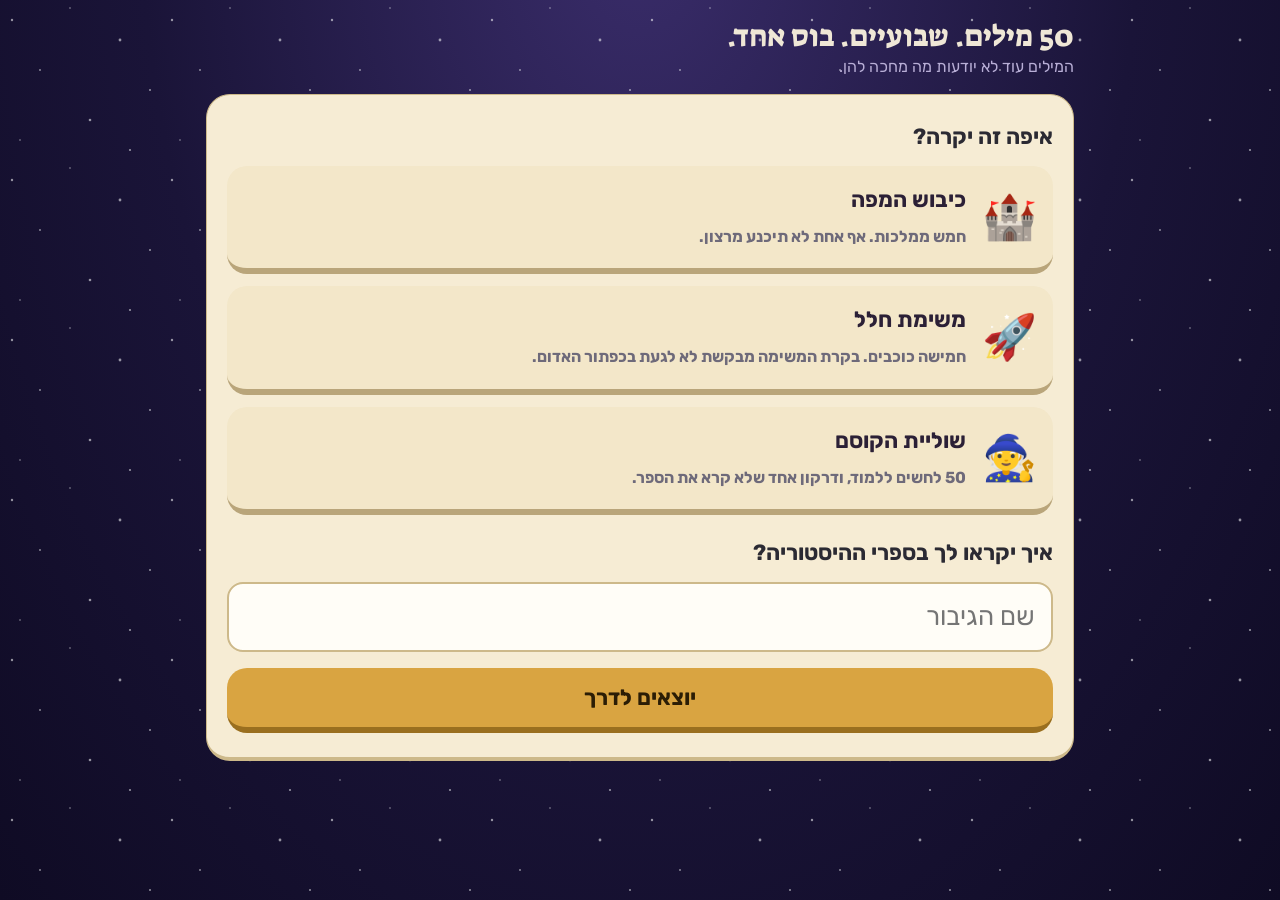
<file: index.html>
<!doctype html>
<html lang="he" dir="rtl">
<head>
  <meta charset="utf-8">
  <meta name="viewport" content="width=device-width, initial-scale=1, viewport-fit=cover, user-scalable=no">
  <meta name="apple-mobile-web-app-capable" content="yes">
  <meta name="apple-mobile-web-app-status-bar-style" content="default">
  <meta name="mobile-web-app-capable" content="yes">
  <meta name="theme-color" content="#1a1438">
  <meta name="apple-mobile-web-app-title" content="משחק האנגלית של גילעד">
  <link rel="manifest" href="manifest.webmanifest">
  <link rel="apple-touch-icon" href="icons/apple-touch-icon.png">
  <link rel="icon" type="image/png" href="icons/icon-192.png">
  <title>משחק האנגלית של גילעד</title>
  <link rel="preconnect" href="https://fonts.googleapis.com">
  <link rel="preconnect" href="https://fonts.gstatic.com" crossorigin>
  <link rel="stylesheet" href="https://fonts.googleapis.com/css2?family=Rubik:wght@400;600;700&family=Suez+One&family=Karantina:wght@700&family=Rubik+Bubbles&display=swap">
  <link rel="stylesheet" href="styles.css?v=3.9.9">
</head>
<body>
  <div id="app" class="app"></div>
  <div id="fx" class="fx" aria-hidden="true"></div>
  <script src="content.js?v=3.9.9"></script>
  <script src="app.js?v=3.9.9"></script>
</body>
</html>
</file>
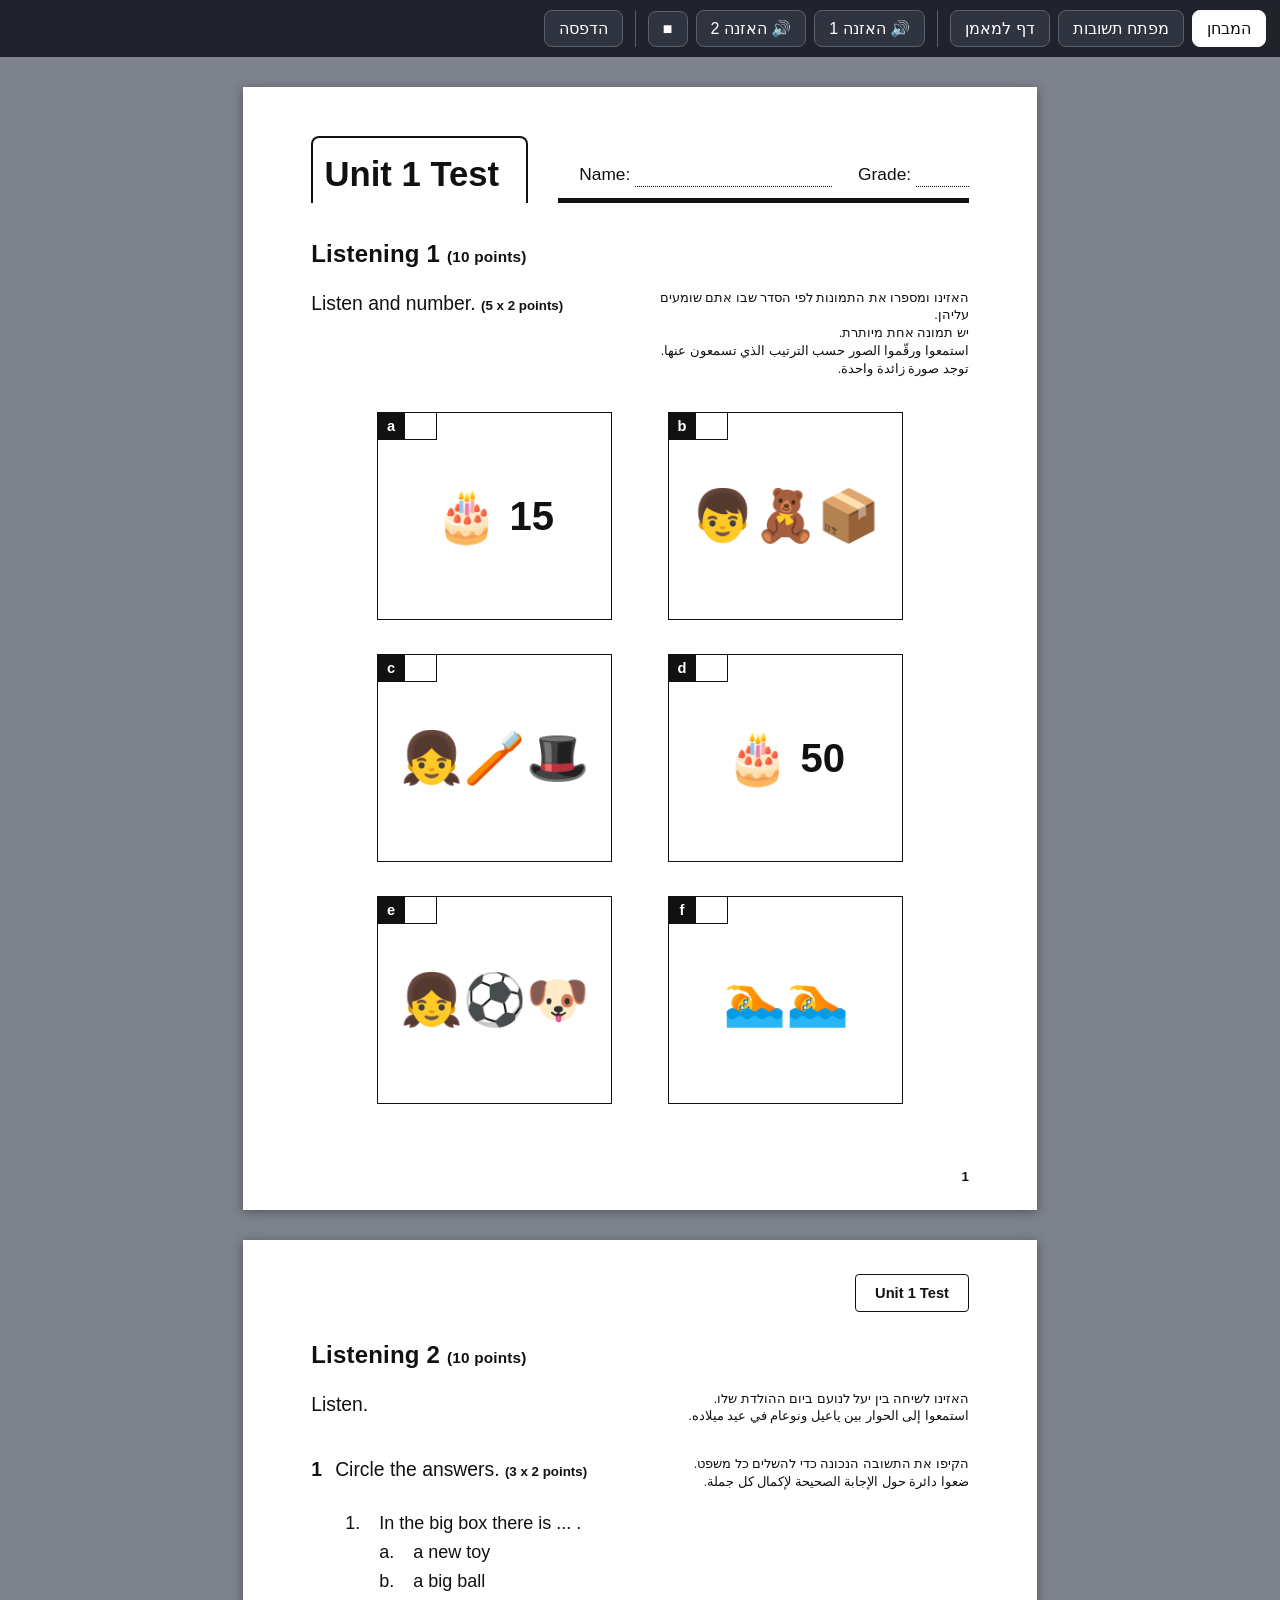
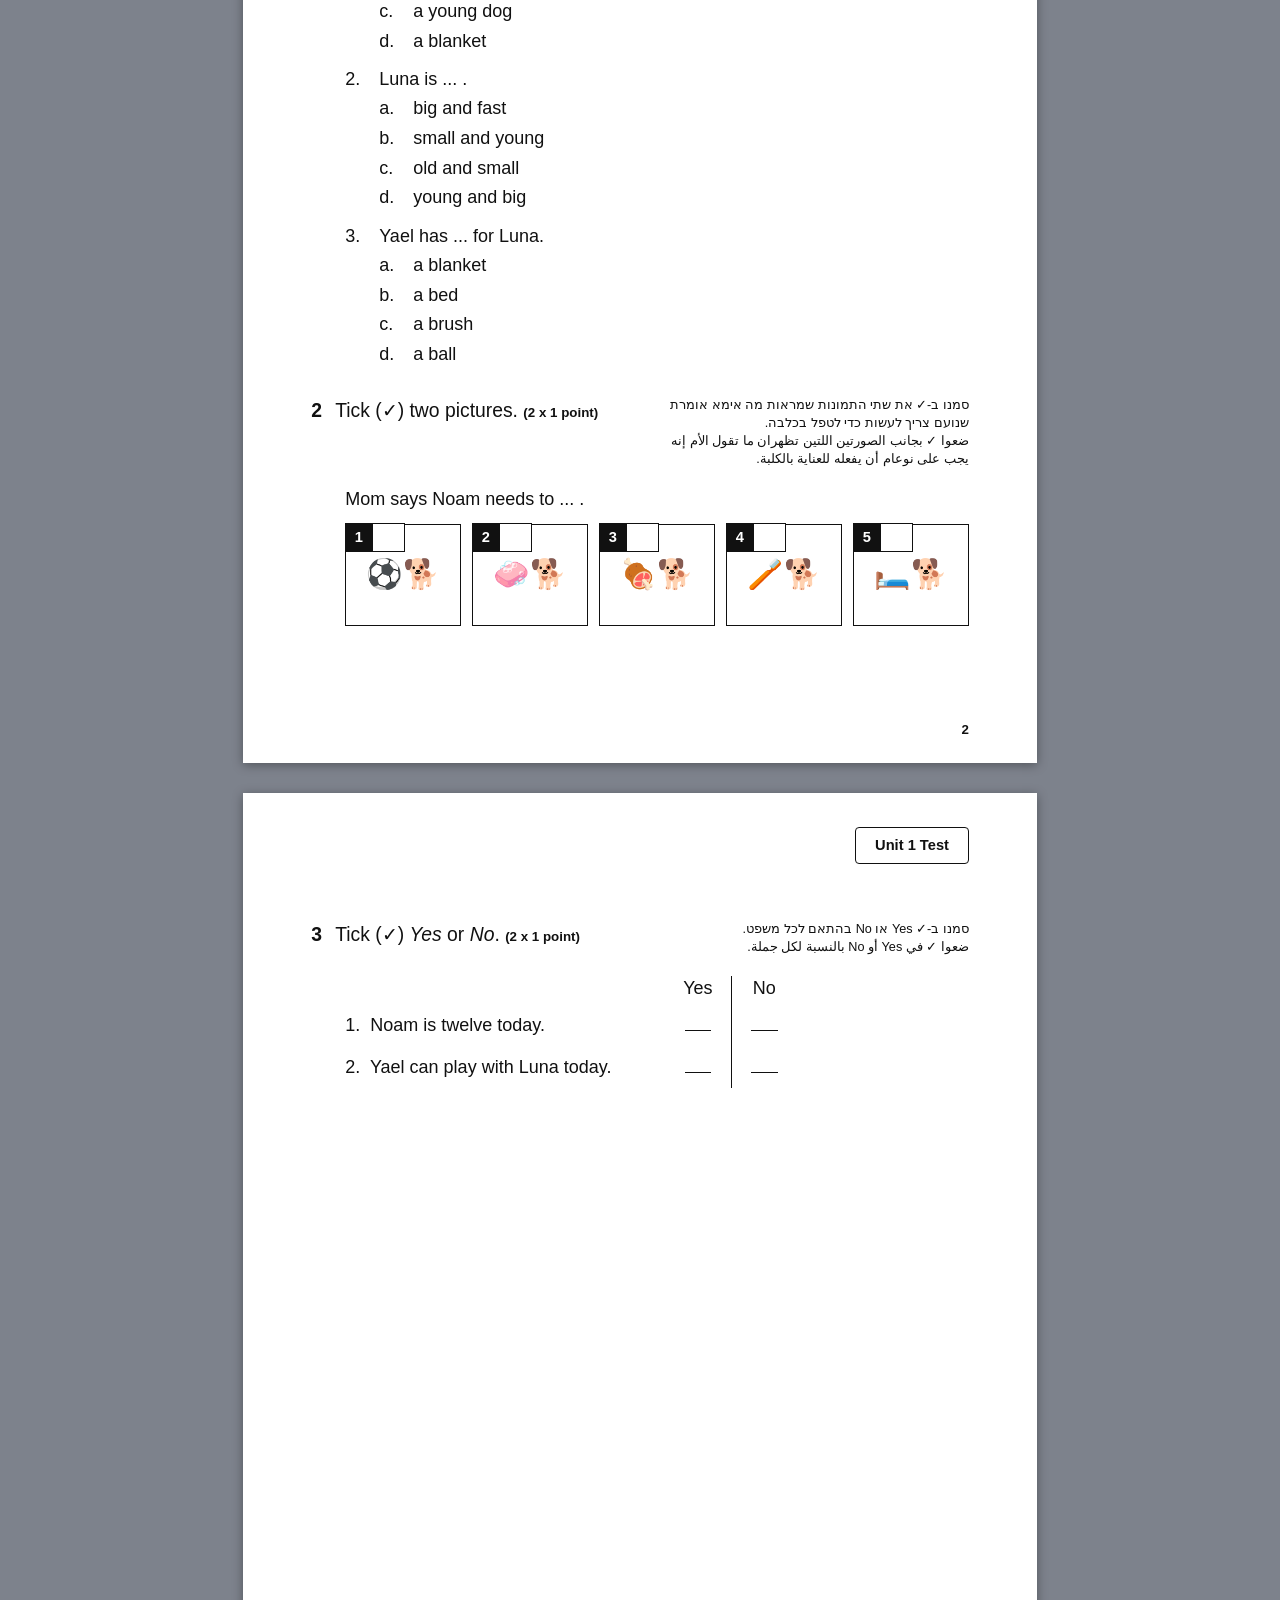
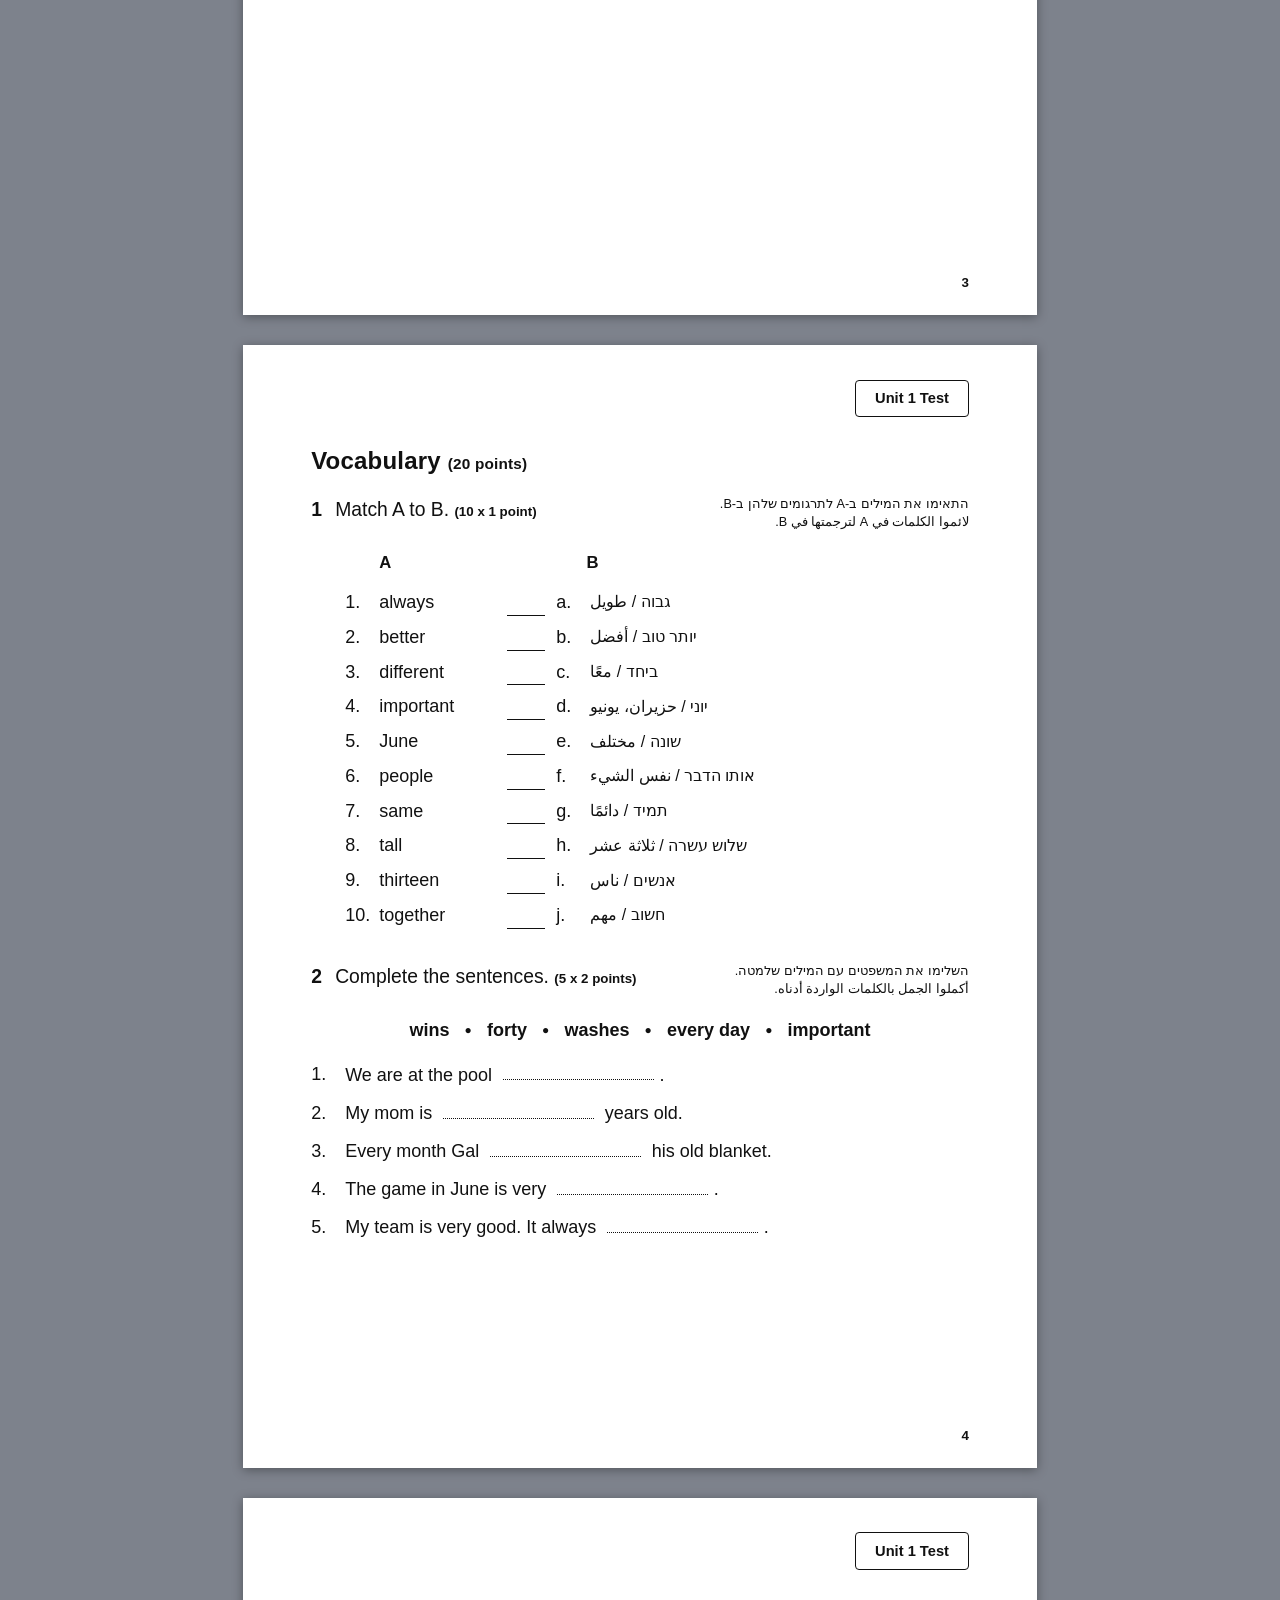
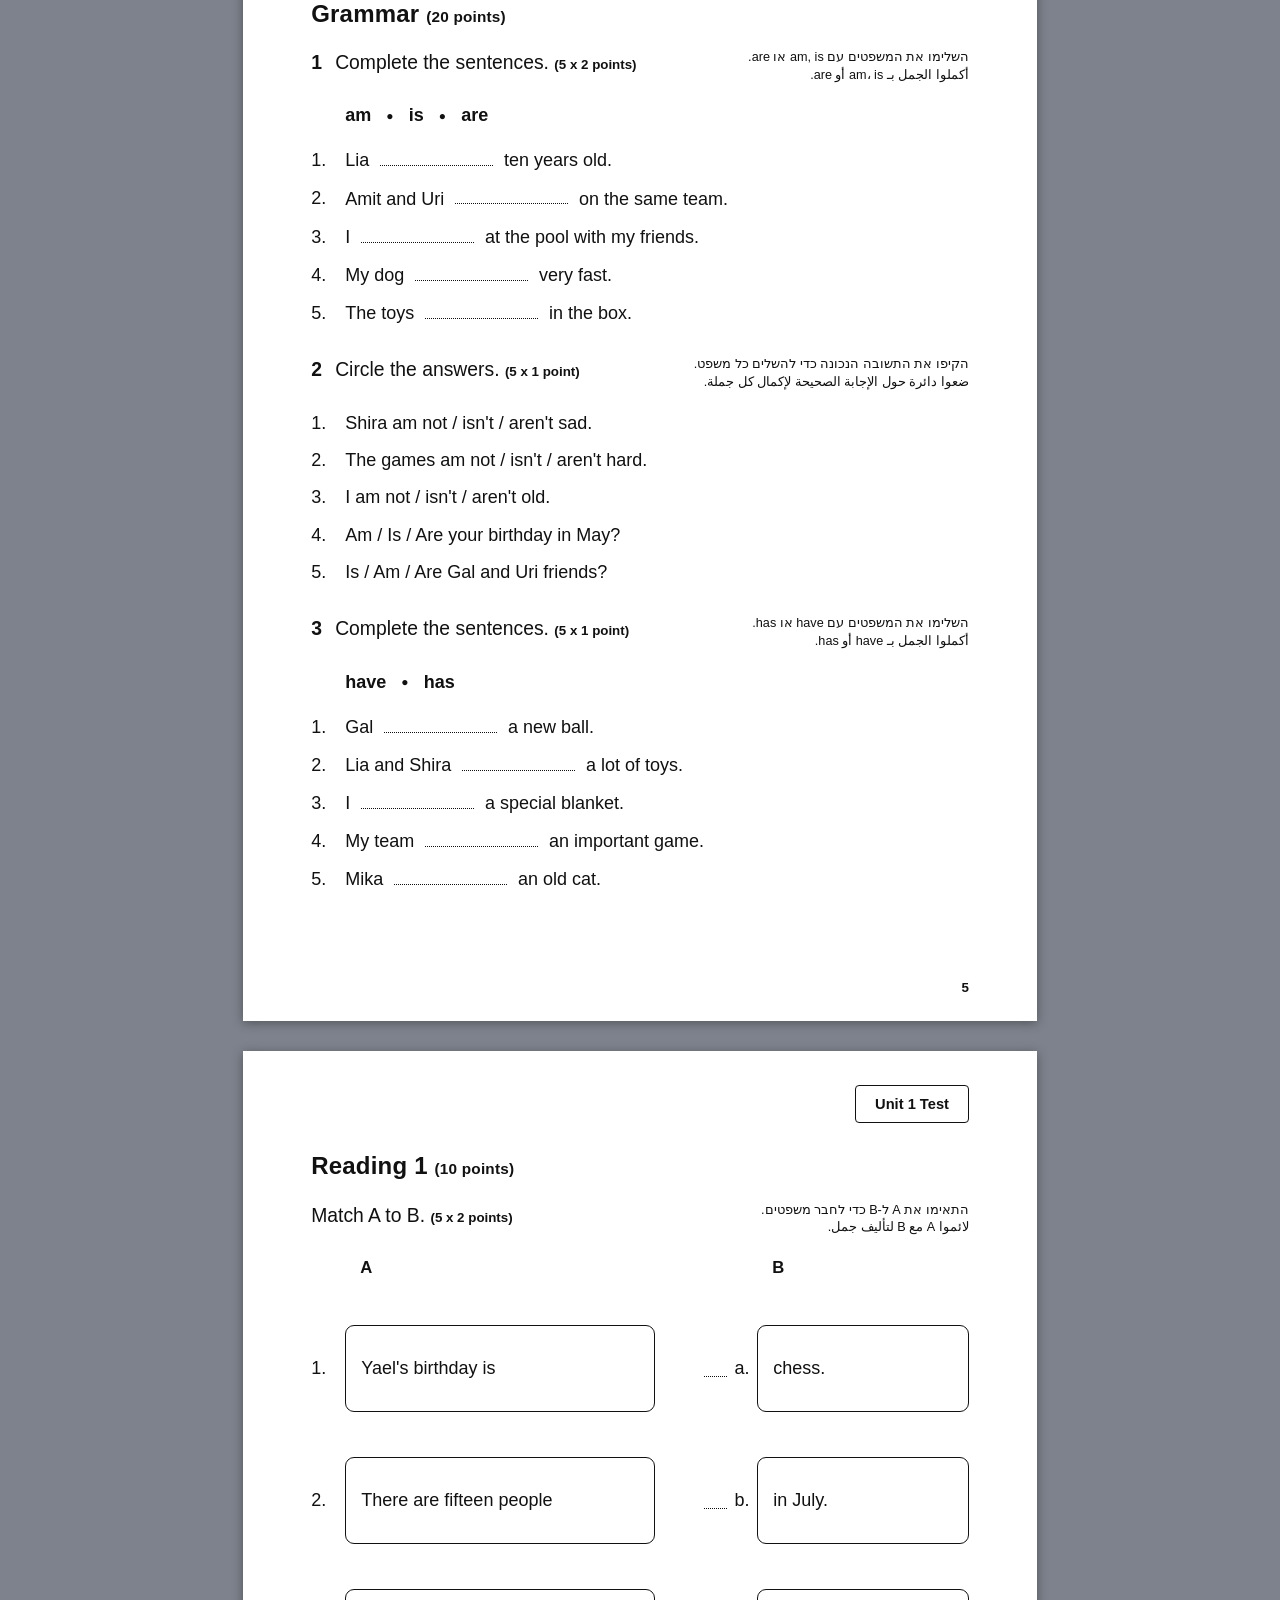
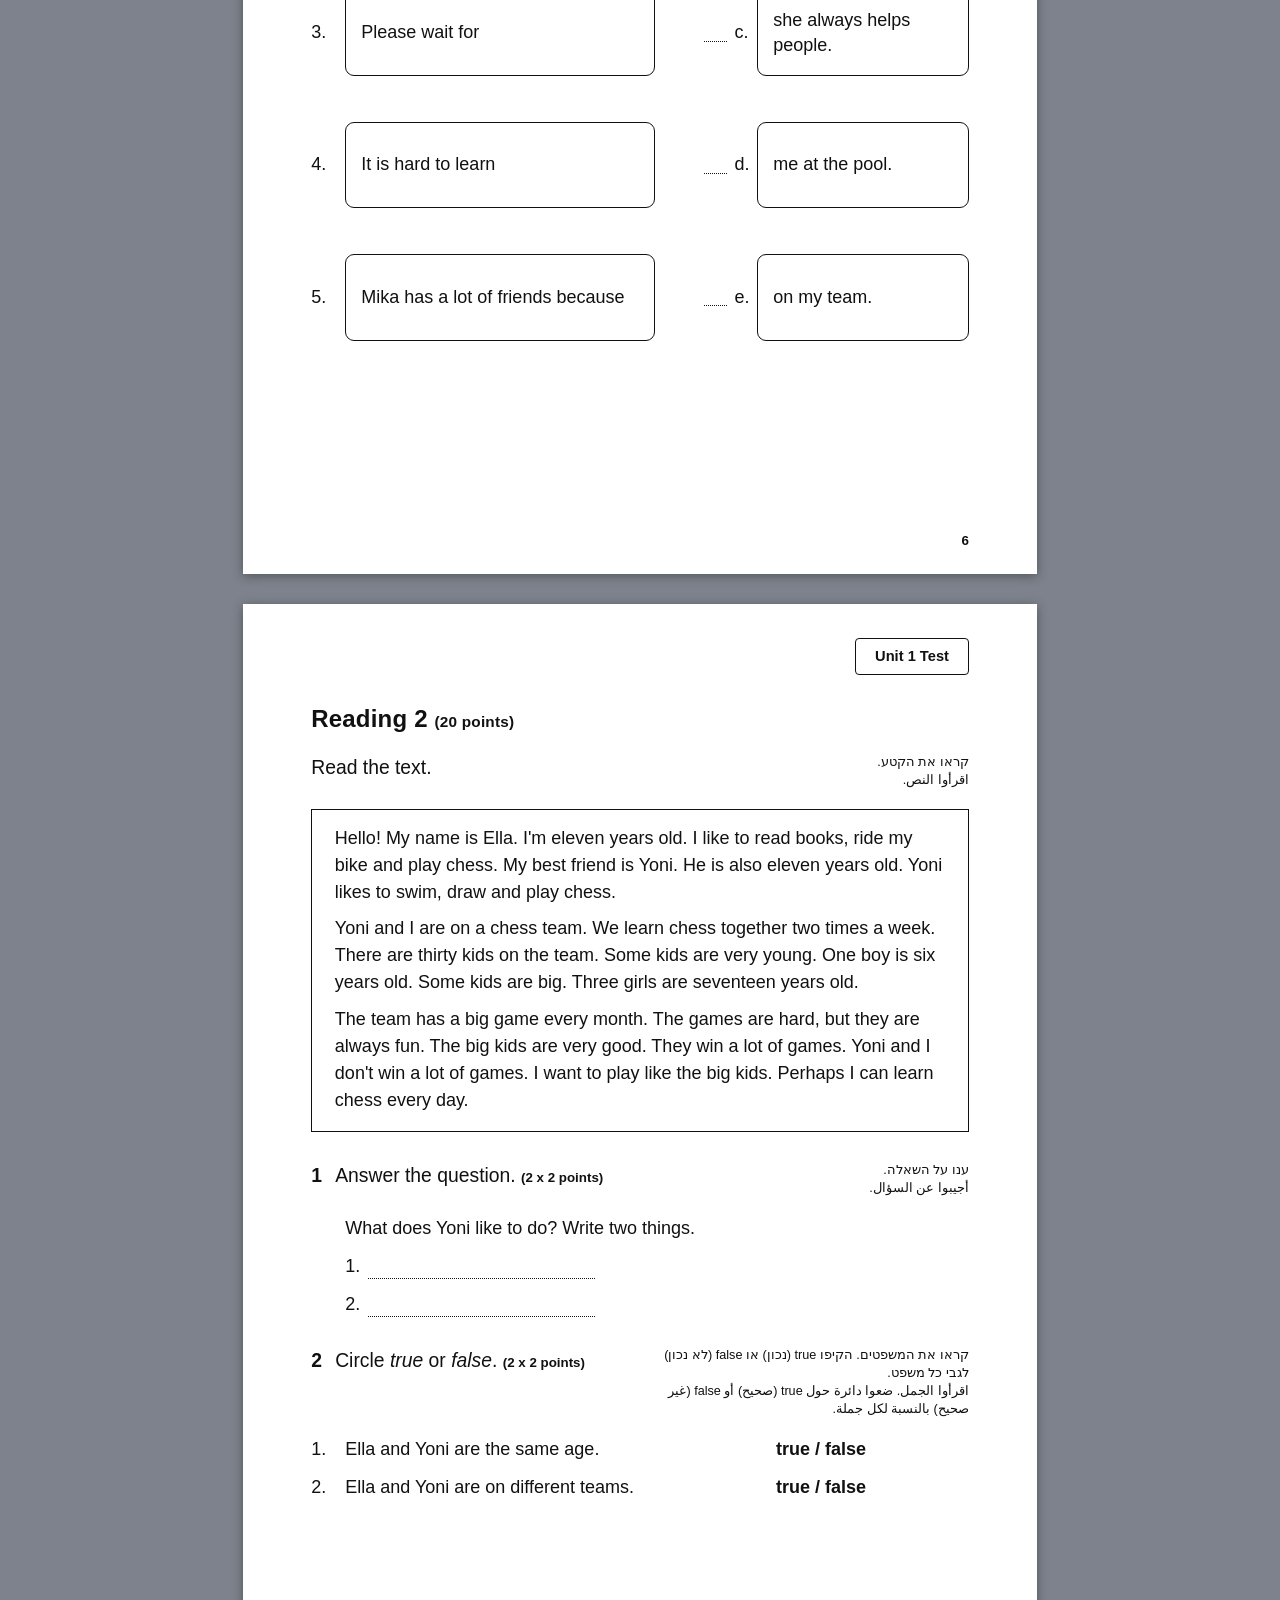
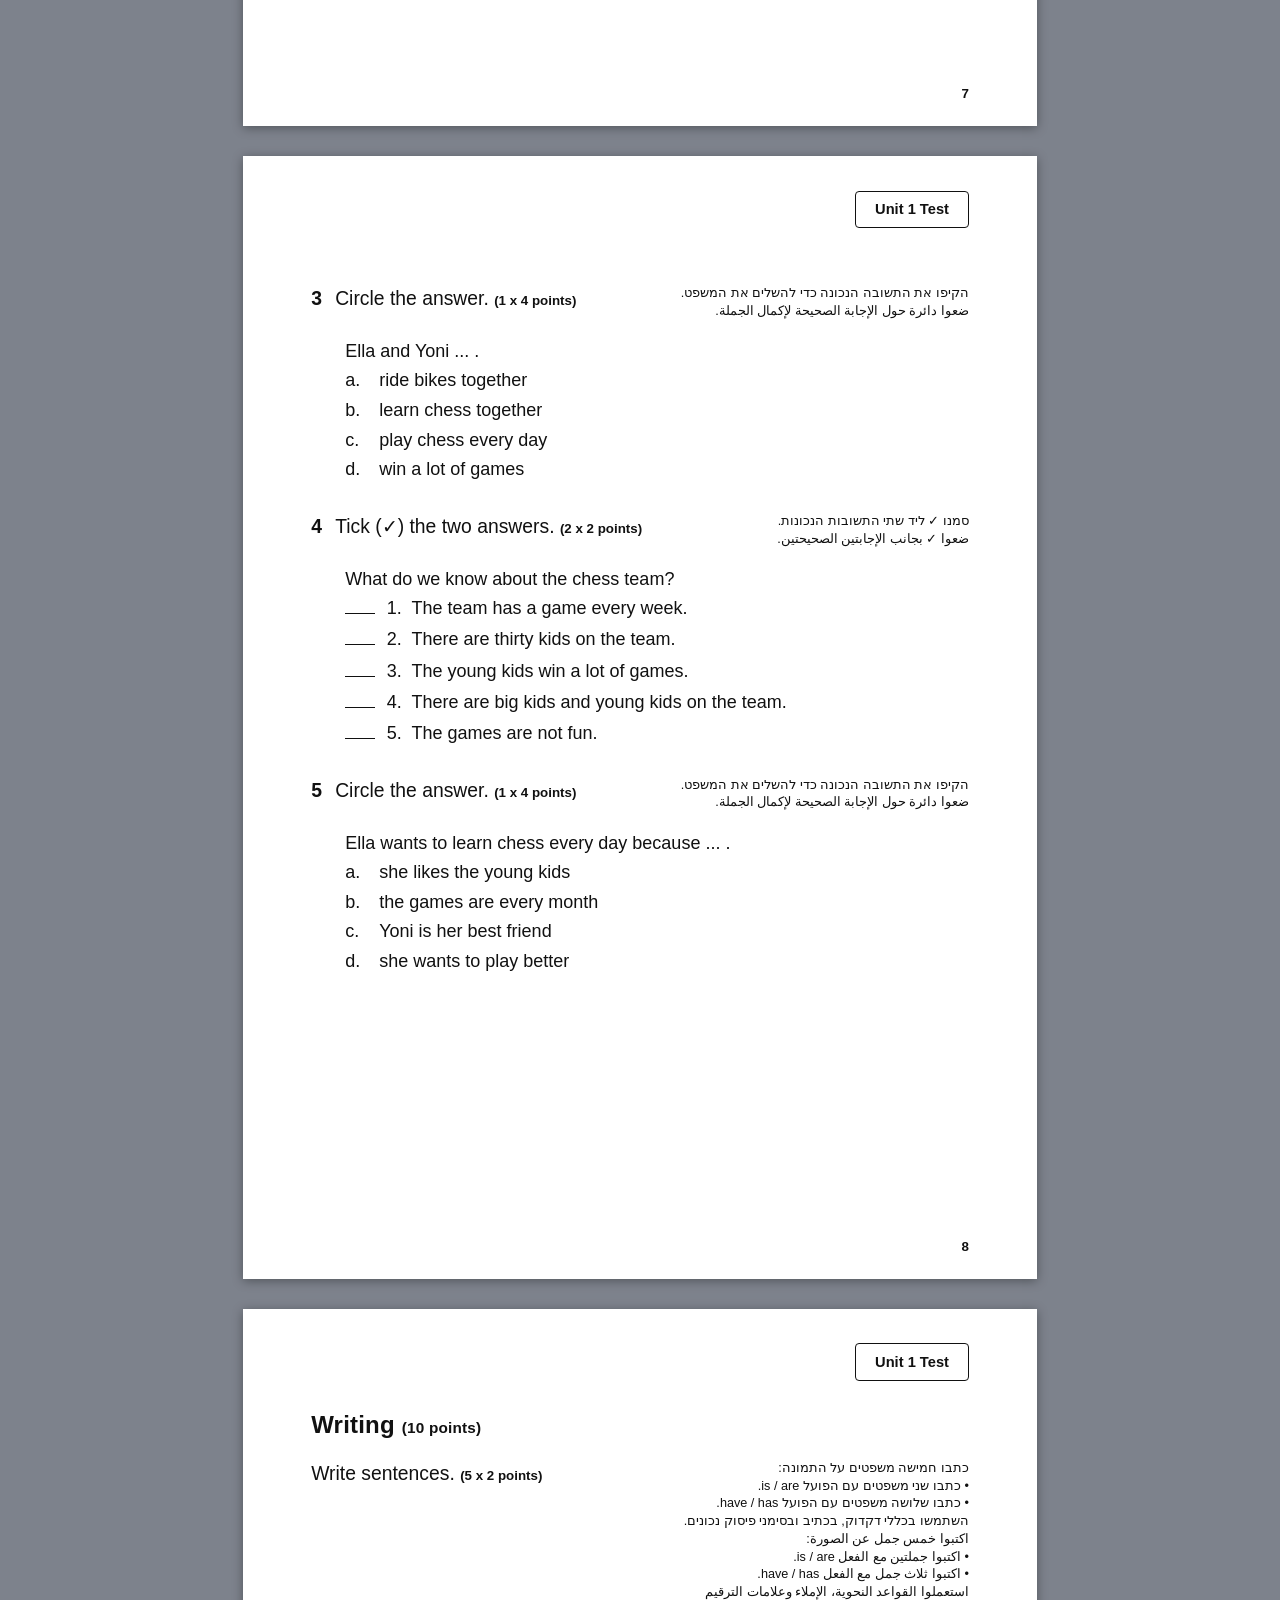
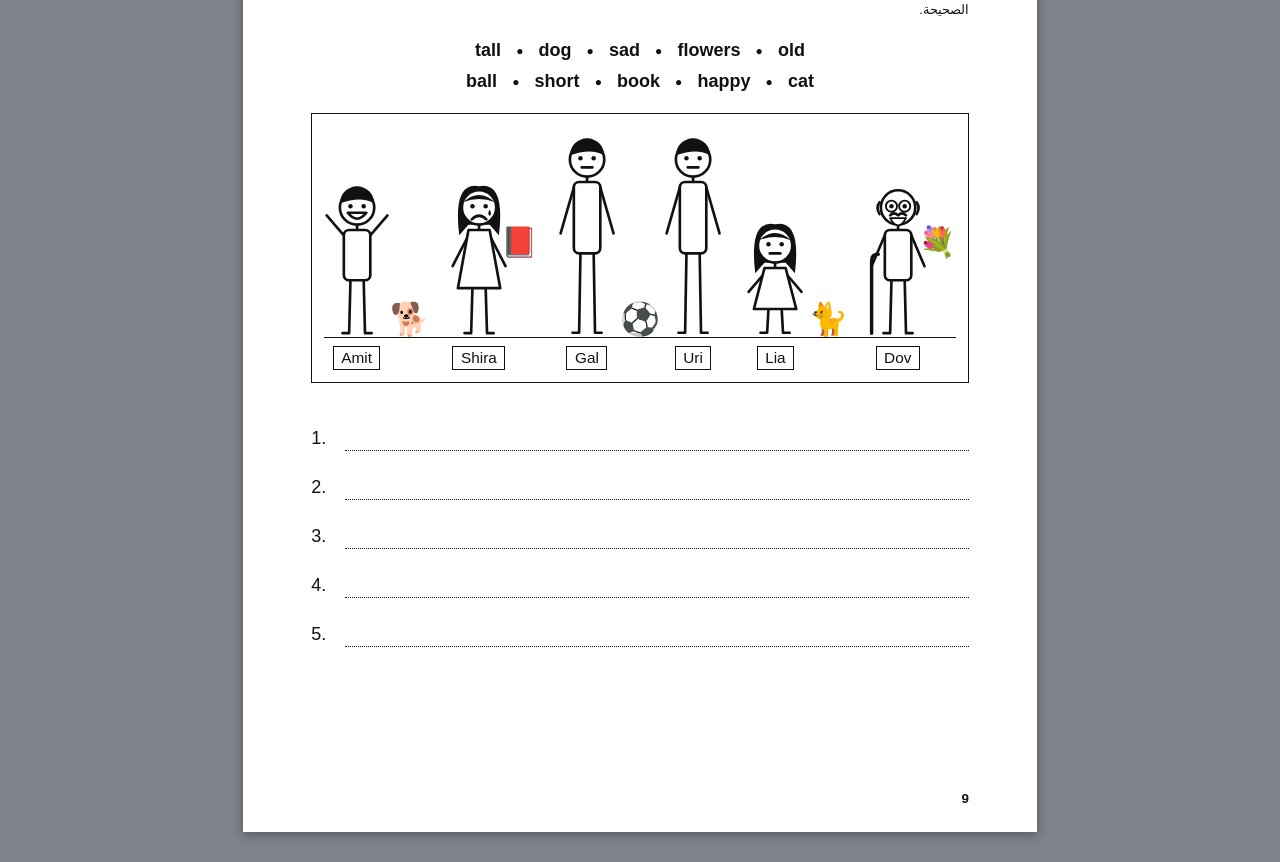
<file: mock.html>
<!doctype html>
<html lang="en" dir="ltr">
<head>
  <meta charset="utf-8">
  <meta name="viewport" content="width=device-width, initial-scale=1">
  <meta name="robots" content="noindex, nofollow">
  <title>Unit 1 Test</title>
  <!--
    The mock (PRD §6.4): the practice copy's sections, tasks and points, with all content new.
    Three views, each printed on its own: the test (9 pages, A4), the answer key, two pages for the coach.
    Everything on the pages comes from CONTENT.mock in content.js; this file only lays it out.
    The layout follows the scan of the practice copy: one section to a page, the task line on the left with its
    points, the Hebrew and Arabic instruction on the right.
    Open with ?view=test | key | coach.
  -->
  <style>
    * { box-sizing: border-box; }
    html, body { margin: 0; }
    body { background: #7d828c; color: #111; font-family: Arial, "Helvetica Neue", Helvetica, "Liberation Sans", sans-serif; }
    .emo { font-family: "Apple Color Emoji", "Noto Color Emoji", "Segoe UI Emoji", sans-serif; }

    /* the bar: on screen only */
    .bar { position: sticky; top: 0; z-index: 5; display: flex; flex-wrap: wrap; gap: 8px; align-items: center; padding: 10px 14px; background: #20232b; color: #fff; direction: rtl; font-family: -apple-system, "Rubik", Arial, sans-serif; }
    .bar button { font: inherit; font-size: 16px; padding: 8px 14px; border-radius: 8px; border: 1px solid #5a6070; background: #2f3440; color: #fff; cursor: pointer; }
    .bar button[aria-pressed="true"] { background: #fff; color: #111; border-color: #fff; }
    .bar .sep { align-self: stretch; width: 1px; background: #555b68; margin: 0 4px; }
    .bar .status { font-size: 15px; min-height: 1.2em; }
    .bar a { color: #fff; font-size: 16px; padding: 8px 6px; }
    .bar a[hidden] { display: none; }

    main { display: none; }
    body.v-test #test, body.v-key #key, body.v-coach #coach { display: block; }

    .page { width: 210mm; min-height: 297mm; margin: 8mm auto; padding: 13mm 18mm 13mm; background: #fff; box-shadow: 0 2px 10px rgba(0, 0, 0, .35); position: relative; font-size: 13.5pt; line-height: 1.4; }
    .foot { position: absolute; bottom: 6mm; right: 18mm; font-size: 10pt; font-weight: 700; }

    @page { size: A4; margin: 0; }
    @media print {
      body { background: #fff; }
      .bar { display: none; }
      main { zoom: 1 !important; }
      .page { margin: 0; box-shadow: none; min-height: 0; height: 296mm; overflow: hidden; break-after: page; }
      .page:last-child { break-after: auto; }
    }

    /* ---- the test ---- */
    .top { display: flex; align-items: flex-end; gap: 8mm; margin-bottom: 9mm; }
    .top .tab { font-weight: 900; font-size: 26pt; line-height: 1; padding: 5mm 7mm 3mm 3mm; border: 2px solid #111; border-bottom: 0; border-radius: 8px 8px 0 0; white-space: nowrap; }
    .top .who { flex: 1; display: flex; justify-content: flex-end; gap: 7mm; font-size: 13pt; border-bottom: 5px solid #111; padding-bottom: 3mm; }
    .top .who i { display: inline-block; border-bottom: 1.5px dotted #111; }
    .mini { position: absolute; top: 9mm; right: 18mm; border: 1.5px solid #111; border-radius: 4px; padding: 2mm 5mm; font-weight: 700; font-size: 11pt; }
    .page.more { padding-top: 26mm; }

    h2.sec { font-size: 18pt; font-weight: 900; margin: 0 0 5mm; letter-spacing: .2px; }
    h2.sec small { font-size: 11.5pt; font-weight: 700; }
    .task { display: flex; justify-content: space-between; align-items: flex-start; gap: 8mm; margin: 8mm 0 5mm; }
    h2.sec + .task { margin-top: 0; }
    .task .en { font-size: 14.5pt; }
    .task .en b.n { font-weight: 900; margin-inline-end: 3.5mm; }
    .task .en small { font-size: 10pt; font-weight: 700; white-space: nowrap; }
    .task .tr { font-size: 9.5pt; line-height: 1.4; text-align: right; max-width: 82mm; color: #111; }
    .ind { margin-inline-start: 9mm; }

    ol.q { list-style: none; margin: 0; padding: 0; counter-reset: q; }
    ol.q > li { counter-increment: q; display: flex; gap: 2mm; margin: 0 0 3.2mm; align-items: baseline; }
    ol.q > li::before { content: counter(q) "."; min-width: 7mm; }
    .blank { display: inline-block; min-width: 30mm; border-bottom: 1.3px dotted #111; height: 1.05em; margin: 0 1.5mm; vertical-align: baseline; }
    .blank.wide { min-width: 40mm; }
    .bankline { font-weight: 700; margin: 0 0 5mm; padding-inline-start: 9mm; display: flex; flex-wrap: wrap; gap: 1mm 4mm; align-items: center; }
    .bankline.mid { justify-content: center; padding: 0; }
    .bankline i { font-style: normal; font-size: 9pt; }
    .bankline.tight { margin-bottom: 1.5mm; }

    /* Listening 1: six pictures, a letter and a box for the number in the corner */
    .lpics { display: grid; grid-template-columns: 62mm 62mm; gap: 9mm 15mm; justify-content: center; margin-top: 9mm; }
    .lp { position: relative; border: 1.5px solid #111; height: 55mm; display: flex; align-items: center; justify-content: center; font-size: 38pt; white-space: nowrap; gap: 3mm; }
    .lp b.d { font: 700 30pt Arial, sans-serif; }
    .tag { position: absolute; top: -1.5px; left: -1.5px; display: flex; font: 700 11pt Arial, sans-serif; }
    .tag b { background: #111; color: #fff; width: 7.5mm; height: 7.5mm; display: flex; align-items: center; justify-content: center; }
    .tag i { width: 8.5mm; height: 7.5mm; border: 1.5px solid #111; border-inline-start: 0; background: #fff; }
    @media print { .tag b { -webkit-print-color-adjust: exact; print-color-adjust: exact; } }

    /* a sentence to complete, with its endings underneath */
    .mc { margin: 0 0 3.5mm; }
    .mc .stem { display: flex; gap: 2mm; }
    .mc .stem .qn { min-width: 7mm; }
    .mc ol { list-style: none; margin: 1mm 0 0; padding: 0 0 0 9mm; }
    .mc.flat ol { padding-left: 0; }
    .mc li { display: flex; gap: 3mm; margin: 0 0 1.2mm; }
    .mc li .l { min-width: 6mm; }

    .tpics { display: flex; gap: 3mm; margin-top: 3mm; }
    .tp { position: relative; flex: 1; border: 1.5px solid #111; height: 27mm; display: flex; align-items: center; justify-content: center; font-size: 22pt; white-space: nowrap; }
    .yn { border-collapse: collapse; margin-inline-start: 9mm; }
    .yn th { font-weight: 400; padding: 0 5mm 1mm; }
    .yn td { padding: 2.2mm 0; }
    .yn td.s { padding-inline-end: 14mm; }
    .yn td.c { text-align: center; width: 17mm; }
    .yn td.c + td.c, .yn th + th + th { border-inline-start: 1.5px solid #111; }
    .yn td.c i { display: inline-block; width: 7mm; border-bottom: 1.3px solid #111; height: 1em; }

    /* Vocabulary 1 and Reading 1: two columns, A and B */
    .ab { display: flex; gap: 14mm; margin-inline-start: 9mm; }
    .ab h4 { margin: 0 0 3mm; font-size: 12.5pt; }
    .ab .a h4 { padding-inline-start: 9mm; }
    .ab .b h4 { padding-inline-start: 21mm; }
    .ab .a li, .ab .b li { height: 9.2mm; margin: 0; align-items: center; }
    .ab .b ol { list-style: none; margin: 0; padding: 0; }
    .ab .b li { display: flex; gap: 3mm; align-items: center; }
    .ab .b li i { display: inline-block; width: 10mm; border-bottom: 1.3px solid #111; height: 7mm; }
    .ab .b li .l { min-width: 6mm; }
    .ab .b li .w { direction: rtl; unicode-bidi: isolate; font-size: 12pt; }

    .halves { display: grid; grid-template-columns: 9mm 82mm 1fr 14mm 56mm; row-gap: 12mm; align-items: center; margin-top: 4mm; }
    .halves .hd { font-weight: 700; font-size: 12.5pt; }
    .halves .bx { border: 1.5px solid #111; border-radius: 9px; padding: 0 4mm; height: 23mm; display: flex; align-items: center; }
    .halves .ln { display: flex; align-items: center; gap: 2mm; }
    .halves .ln i { display: inline-block; width: 6mm; border-bottom: 1.3px dotted #111; height: 1em; }

    .passage { border: 1.5px solid #111; padding: 4mm 6mm 2mm; font-size: 13.5pt; line-height: 1.5; margin: 0 0 2mm; }
    .passage p { margin: 0 0 2.5mm; }
    .w2 { list-style: none; margin: 0 0 0 9mm; padding: 0; counter-reset: q; }
    .w2 li { counter-increment: q; display: flex; gap: 2mm; align-items: flex-end; height: 10mm; }
    .w2 li::before { content: counter(q) "."; }
    .w2 li i { width: 60mm; border-bottom: 1.3px dotted #111; }
    .tf li { justify-content: flex-start; }
    .tf li .s { flex: 0 0 112mm; }
    .tf li b { white-space: nowrap; }
    .t2 { list-style: none; margin: 1mm 0 0 9mm; padding: 0; counter-reset: q; }
    .t2 li { counter-increment: q; display: flex; gap: 3mm; align-items: baseline; margin: 0 0 1.6mm; }
    .t2 li i { display: inline-block; width: 8mm; border-bottom: 1.3px solid #111; height: 1em; }
    .t2 li span::before { content: counter(q) ".\00a0\00a0"; }

    /* Writing: the bank above the picture, the people on one ground line, each with a name label */
    .scene { border: 1.5px solid #111; padding: 6mm 3mm 3mm; margin: 2mm 0 5mm; display: grid; grid-template-rows: auto auto; grid-auto-flow: column; }
    .scene .up { display: flex; align-items: flex-end; justify-content: center; border-bottom: 1.5px solid #111; }
    .scene .up svg { display: block; }
    .scene .up.gap { min-width: 3mm; }   /* the space between two figures takes what is left, so a thing stays by its owner */
    .scene .dn { text-align: center; padding-top: 2mm; }
    .scene .dn span { display: inline-block; border: 1.2px solid #111; padding: 0 2mm; font-size: 11.5pt; background: #fff; }
    .scene .obj { font-size: 24pt; line-height: 1.05; }
    .scene .obj.held { padding-bottom: 21mm; margin-inline-start: -3mm; font-size: 22pt; }
    .wlines { list-style: none; margin: 0; padding: 0; counter-reset: w; }
    .wlines li { counter-increment: w; display: flex; align-items: flex-end; gap: 3mm; height: 13mm; }
    .wlines li::before { content: counter(w) "."; min-width: 6mm; }
    .wlines li::after { content: ""; flex: 1; border-bottom: 1.3px dotted #111; }

    /* ---- the key and the coach's pages ---- */
    .key h2, .coach h2 { font-size: 13pt; margin: 9px 0 3px; border-bottom: 1.2px solid #111; padding-bottom: 2px; }
    .key .title, .coach .title { font-size: 19pt; margin: 0 0 2px; }
    .key { font-size: 11.5pt; line-height: 1.4; }
    .key .row { display: flex; flex-wrap: wrap; gap: 2px 8mm; margin: 2px 0; }
    .key .n { display: inline-block; min-width: 1.4em; color: #333; }
    .key .row > .long { flex: 1; }
    .key .he { direction: rtl; unicode-bidi: isolate; }
    .key .kpics { display: flex; gap: 4mm; margin: 4px 0; }
    .key .kpics div { border: 1.2px solid #111; padding: 2px 7px; text-align: center; font-size: 14pt; white-space: nowrap; }
    .key .kpics div b { display: block; font: 700 12.5pt Arial, sans-serif; }
    .key .kpics div i { font: 700 12pt Arial, sans-serif; }
    .key .checks { direction: rtl; text-align: right; margin: 5px 0 0; padding-inline-start: 22px; font-size: 12pt; line-height: 1.6; }
    .key .checks .en, .coach .en { direction: ltr; unicode-bidi: isolate; white-space: nowrap; font-family: Arial, sans-serif; }
    .coach { direction: rtl; font-family: -apple-system, "Rubik", Arial, "Liberation Sans", sans-serif; font-size: 12pt; line-height: 1.55; }
    .coach ol, .coach ul { margin: 4px 0; padding-inline-start: 22px; }
    .coach li { margin-bottom: 3px; }
    .coach .script { direction: ltr; text-align: left; font-family: Arial, sans-serif; font-size: 12.5pt; line-height: 1.55; border: 1.2px solid #111; border-radius: 5px; padding: 6px 12px; margin: 4px 0; }
    .coach .script b { display: inline-block; min-width: 4.2em; }
    .coach table { border-collapse: collapse; width: 100%; margin-top: 4px; font-size: 11.5pt; }
    .coach th, .coach td { border: 1.2px solid #111; padding: 6px 8px; text-align: right; }
    .coach td.num, .coach th.num { text-align: center; width: 22mm; }
    .coach td:first-child { white-space: nowrap; }
    .coach .note { font-size: 11pt; color: #222; }
  </style>
</head>
<body class="v-test">
  <div class="bar" id="bar">
    <button data-view="test">המבחן</button>
    <button data-view="key">מפתח תשובות</button>
    <button data-view="coach">דף למאמן</button>
    <span class="sep"></span>
    <button data-play="a">🔊 האזנה 1</button>
    <button data-play="b">🔊 האזנה 2</button>
    <button data-play="stop">■</button>
    <span class="sep"></span>
    <button id="print">הדפסה</button>
    <a id="back" href="index.html" hidden>חזרה למשחק</a>
    <span class="status" id="status"></span>
  </div>
  <main id="test"></main>
  <main id="key"></main>
  <main id="coach"></main>

  <script src="content.js?v=3.7.0"></script>
  <script>
  (function () {
    'use strict';
    const M = window.CONTENT.mock;
    const esc = s => String(s).replace(/[&<>"]/g, c => ({ '&': '&amp;', '<': '&lt;', '>': '&gt;', '"': '&quot;' }[c]));
    const abc = i => 'abcdefghij'[i];
    const sum = a => a.reduce((x, y) => x + y, 0);
    const blank = (t, wide) => esc(t).replace('___', `<span class="blank${wide ? ' wide' : ''}"></span>`);
    const emo = s => `<span class="emo">${s}</span>`;
    // a picture string: emoji, and a number where the picture has one (the cake)
    const picParts = s => { const m = /^(\S+) (\d+)$/.exec(s); return m ? { e: m[1], d: m[2] } : { e: s }; };

    const L = M.listening, V = M.vocab, G = M.grammar, R = M.reading, W = M.writing, ST = R.story;
    const DQ = L.dialogue.questions, spoken = L.pics.items.filter(it => it.say);
    const ofType = (qs, ...ts) => qs.filter(q => ts.includes(q.type));

    // ---------- points (the weights are content settings) ----------
    const P = {
      l1: L.pics.pts * spoken.length, l2: sum(DQ.map(q => q.pts)),
      v1: V.match.pts * V.match.items.length, v2: V.bank.pts * V.bank.items.length,
      g1: G.be.pts * G.be.items.length, g2: G.circle.pts * G.circle.items.length, g3: G.have.pts * G.have.items.length,
      r1: R.halves.pts * R.halves.items.length, r2: sum(ST.questions.map(q => q.pts)),
      w: W.pts * (W.be + W.have),
    };
    const SEC = { l: P.l1 + P.l2, v: P.v1 + P.v2, g: P.g1 + P.g2 + P.g3, r: P.r1 + P.r2, w: P.w };
    const TOTAL = sum(Object.values(SEC));

    // ---------- small builders ----------
    const x = (n, p) => `${n} x ${p} point${p === 1 ? '' : 's'}`;
    const secH = (en, pts) => `<h2 class="sec">${en} <small>(${pts} points)</small></h2>`;
    // a task line: its number, the English instruction and the points on the left; Hebrew and Arabic on the right
    const task = (n, en, pts, he, ar) => `<div class="task"><div class="en">${n ? `<b class="n">${n}</b>` : ''}${en}${pts ? ` <small>(${pts})</small>` : ''}</div><div class="tr" dir="rtl"><div lang="he">${he}</div><div lang="ar">${ar}</div></div></div>`;
    const page = (n, inner) => `<section class="page${n > 1 ? ' more' : ''}">${n > 1 ? `<div class="mini">${esc(M.title)}</div>` : ''}${inner}<div class="foot">${n}</div></section>`;
    const bank = (words, cls) => `<div class="bankline ${cls || ''}">${words.map(esc).join('<i>●</i>').replace(/(<i>●<\/i>)/g, ' $1 ')}</div>`;
    // a sentence to complete: the stem, then its endings a to d, one to a line
    const mc = (q, n, cls) => `<div class="mc ${cls || ''}"><div class="stem">${n ? `<span class="qn">${n}.</span>` : ''}<span>${esc(q.en.includes('...') ? q.en + '.' : q.en + ' ... .')}</span></div><ol>${q.choices.map((c, j) => `<li><span class="l">${abc(j)}.</span><span>${esc(c.en)}</span></li>`).join('')}</ol></div>`;
    const mcKey = q => { const j = q.choices.findIndex(c => c.ok); return `${abc(j)}. ${esc(q.choices[j].en)}`; };

    // a figure for the writing picture: line art, so it prints the same on any printer.
    // The body and the legs carry the height; the head stays one size.
    function kidSvg(g, mood, size, look) {
      const T = { tall: 54, mid: 38, short: 25 }[size], Lg = { tall: 60, mid: 40, short: 24 }[size];
      const cx = 25, r = 13, hy = r + 4, sh = hy + r + 4, hip = sh + T, hem = g === 'f' ? hip + 6 : hip, foot = hip + Lg, H = foot + 3;
      const st = 'fill="none" stroke="#111" stroke-width="2" stroke-linecap="round" stroke-linejoin="round"';
      const stw = st.replace('fill="none"', 'fill="#fff"'), old = look === 'old';
      const hair = g === 'f'
        ? `<path d="M${cx - r - 2} ${hy + r + 8} Q${cx - r - 7} ${hy - r - 7} ${cx} ${hy - r - 3} Q${cx + r + 7} ${hy - r - 7} ${cx + r + 2} ${hy + r + 8} L${cx + r - 5} ${hy + r} L${cx - r + 5} ${hy + r}Z" fill="#111"/>` : '';
      const fringe = g === 'f'
        ? `<path d="M${cx - r + 1} ${hy - 4} Q${cx} ${hy - r - 2} ${cx + r - 1} ${hy - 4} Q${cx} ${hy - 9} ${cx - r + 1} ${hy - 4}Z" fill="#111"/>`
        : old ? `<path d="M${cx - r - 1} ${hy - 4} q-3 4 0 9M${cx + r + 1} ${hy - 4} q3 4 0 9" ${st}/>`
          : `<path d="M${cx - r} ${hy - 3} A${r} ${r} 0 0 1 ${cx + r} ${hy - 3} Q${cx + 3} ${hy - 9} ${cx - r} ${hy - 3}Z" fill="#111"/>`;
      const eyes = `<circle cx="${cx - 5}" cy="${hy - 1}" r="1.7" fill="#111"/><circle cx="${cx + 5}" cy="${hy - 1}" r="1.7" fill="#111"/>`
        + (old ? `<circle cx="${cx - 5}" cy="${hy - 1}" r="4.2" ${st.replace('stroke-width="2"', 'stroke-width="1.4"')}/><circle cx="${cx + 5}" cy="${hy - 1}" r="4.2" ${st.replace('stroke-width="2"', 'stroke-width="1.4"')}/>` : '');
      const mouth = mood === 'happy' ? `<path d="M${cx - 7} ${hy + 4} Q${cx} ${hy + 13} ${cx + 7} ${hy + 4}Z" ${stw}/>`
        : mood === 'sad' ? `<path d="M${cx - 5.5} ${hy + 9} Q${cx} ${hy + 3.5} ${cx + 5.5} ${hy + 9}" ${st}/><path d="M${cx + 8} ${hy + 1.5} q-2 3.8 0 4.8 q2 -1 0 -4.8Z" fill="#111"/>`
        : old ? `<path d="M${cx - 6} ${hy + 6} q3 -3 6 0 q3 -3 6 0" ${st}/><path d="M${cx - 6} ${hy + 8} Q${cx} ${hy + 19} ${cx + 6} ${hy + 8}Z" ${stw.replace('stroke-width="2"', 'stroke-width="1.4"')}/>`
        : `<path d="M${cx - 4} ${hy + 6} L${cx + 4} ${hy + 6}" ${st}/>`;
      const body = g === 'f'
        ? `<path d="M${cx - 8} ${sh} L${cx + 8} ${sh} L${cx + 16} ${hem} L${cx - 16} ${hem}Z" ${stw}/>`
        : `<rect x="${cx - 10}" y="${sh}" width="20" height="${T}" rx="4" ${stw}/>`;
      const legs = `<path d="M${cx - 5} ${hem} L${cx - 6} ${foot} l-5 0M${cx + 5} ${hem} L${cx + 6} ${foot} l5 0" ${st}/>`;
      const sx = g === 'f' ? 8 : 10, hand = sh + T * 0.72;
      const arms = mood === 'happy'
        ? `<path d="M${cx - sx} ${sh + 4} L${cx - 23} ${sh - 11}M${cx + sx} ${sh + 4} L${cx + 23} ${sh - 11}" ${st}/>`
        : `<path d="M${cx - sx} ${sh + 4} L${cx - 20} ${hand}M${cx + sx} ${sh + 4} L${cx + 20} ${hand}" ${st}/>`;
      const stick = old ? `<path d="M${cx - 20} ${foot} L${cx - 20} ${hand - 4} q0 -5 5 -5" ${st.replace('stroke-width="2"', 'stroke-width="2.6"')}/>` : '';
      const neck = `<path d="M${cx} ${hy + r} L${cx} ${sh}" ${st}/>`;
      return `<svg xmlns="http://www.w3.org/2000/svg" viewBox="0 0 50 ${H}" width="${50 * 0.35}mm" height="${H * 0.35}mm" aria-hidden="true">${hair}${neck}${arms}${legs}${body}${stick}<circle cx="${cx}" cy="${hy}" r="${r}" ${stw}/>${fringe}${eyes}${mouth}</svg>`;
    }
    // one figure or one thing is a column of the picture: what stands on the ground, and the name label under it
    const col = (up, dn, cls) => `<div class="up ${cls || ''}">${up}</div><div class="dn">${dn ? `<span>${dn}</span>` : ''}</div>`;
    function figHtml(f) {
      const kid = i => col(kidSvg(f.g[i], f.mood, f.size, f.look), esc(f.who[i]));
      const obj = col(`<span class="obj emo${f.has === 'book' || f.many ? ' held' : ''}">${f.e}</span>`);
      return kid(0) + obj + (f.who.length > 1 ? kid(1) : '');
    }
    const names = f => f.who.join(' and ');
    const beSentence = f => `${names(f)} ${f.who.length > 1 ? 'are' : 'is'} ${f.adj}.`;
    const haveSentence = f => `${names(f)} ${f.who.length > 1 ? 'have' : 'has'} ${f.many ? '' : 'a '}${f.has}.`;

    // the tasks of the reading passage, in the printed order: neighbours of one kind (the true / false pair) are one task
    function storyTasks() {
      const out = [];
      ST.questions.forEach(q => { const last = out[out.length - 1]; if (last && last.type === q.type && q.type === 'tf') last.qs.push(q); else out.push({ type: q.type, qs: [q] }); });
      return out;
    }

    // ---------- the test: nine pages, broken where the practice copy breaks ----------
    function renderTest() {
      const nPics = L.pics.items.length;
      const p1 = `
        <div class="top"><div class="tab">${esc(M.title)}</div><div class="who"><span>Name: <i style="width:52mm">&nbsp;</i></span><span>Grade: <i style="width:14mm">&nbsp;</i></span></div></div>
        ${secH('Listening 1', P.l1)}
        ${task('', 'Listen and number.', x(spoken.length, L.pics.pts),
          'האזינו ומספרו את התמונות לפי הסדר שבו אתם שומעים עליהן.' + (nPics > spoken.length ? '<br>יש תמונה אחת מיותרת.' : ''),
          'استمعوا ورقّموا الصور حسب الترتيب الذي تسمعون عنها.' + (nPics > spoken.length ? '<br>توجد صورة زائدة واحدة.' : ''))}
        <div class="lpics">${L.pics.order.map((n, i) => { const p = picParts(L.pics.items[n - 1].pic); return `<div class="lp"><span class="tag"><b>${abc(i)}</b><i></i></span>${emo(p.e)}${p.d ? `<b class="d">${p.d}</b>` : ''}</div>`; }).join('')}</div>`;

      const cs = ofType(DQ, 'complete'), tk = ofType(DQ, 'tick2')[0], yn = ofType(DQ, 'yn');
      const p2 = `
        ${secH('Listening 2', P.l2)}
        ${task('', 'Listen.', '', L.dialogue.intro.he, L.dialogue.intro.ar)}
        ${task(1, 'Circle the answers.', x(cs.length, cs[0].pts), 'הקיפו את התשובה הנכונה כדי להשלים כל משפט.', 'ضعوا دائرة حول الإجابة الصحيحة لإكمال كل جملة.')}
        <div class="ind">${cs.map((q, i) => mc(q, i + 1)).join('')}</div>
        ${task(2, 'Tick (✓) two pictures.', x(2, tk.pts / 2), tk.ins.he, tk.ins.ar)}
        <div class="ind">${esc(tk.en)} ... .
          <div class="tpics">${tk.choices.map((c, i) => `<div class="tp"><span class="tag"><b>${i + 1}</b><i></i></span>${emo(c.e)}</div>`).join('')}</div>
        </div>`;
      // the Yes / No task has a sheet to itself, as on the practice copy
      const p2b = `
        ${task(3, 'Tick (✓) <i>Yes</i> or <i>No</i>.', x(yn.length, yn[0].pts), 'סמנו ב-✓ Yes או No בהתאם לכל משפט.', 'ضعوا ✓ في Yes أو No بالنسبة لكل جملة.')}
        <table class="yn"><tr><th></th><th>Yes</th><th>No</th></tr>${yn.map((q, i) => `<tr><td class="s">${i + 1}.&nbsp; ${esc(q.en)}</td><td class="c"><i></i></td><td class="c"><i></i></td></tr>`).join('')}</table>`;

      const p3 = `
        ${secH('Vocabulary', SEC.v)}
        ${task(1, 'Match A to B.', x(V.match.items.length, V.match.pts), 'התאימו את המילים ב-A לתרגומים שלהן ב-B.', 'لائموا الكلمات في A لترجمتها في B.')}
        <div class="ab">
          <div class="a"><h4>A</h4><ol class="q">${V.match.items.map(it => `<li>${esc(it.en)}</li>`).join('')}</ol></div>
          <div class="b"><h4>B</h4><ol>${V.match.order.map((n, i) => { const it = V.match.items[n - 1]; return `<li><i></i><span class="l">${abc(i)}.</span><span class="w">${esc(it.he)} / ${esc(it.ar)}</span></li>`; }).join('')}</ol></div>
        </div>
        ${task(2, 'Complete the sentences.', x(V.bank.items.length, V.bank.pts), 'השלימו את המשפטים עם המילים שלמטה.', 'أكملوا الجمل بالكلمات الواردة أدناه.')}
        ${bank(V.bank.order.map(n => V.bank.items[n - 1].a), 'mid')}
        <ol class="q ind">${V.bank.items.map(it => `<li><span>${blank(it.t, true)}</span></li>`).join('')}</ol>`;

      const opts3 = it => esc(it.t).replace('___', it.o.map(esc).join(' / '));
      const p4 = `
        ${secH('Grammar', SEC.g)}
        ${task(1, 'Complete the sentences.', x(G.be.items.length, G.be.pts), 'השלימו את המשפטים עם am, is או are.', 'أكملوا الجمل بـ am، is أو are.')}
        ${bank(['am', 'is', 'are'])}
        <ol class="q ind">${G.be.items.map(it => `<li><span>${blank(it.t)}</span></li>`).join('')}</ol>
        ${task(2, 'Circle the answers.', x(G.circle.items.length, G.circle.pts), 'הקיפו את התשובה הנכונה כדי להשלים כל משפט.', 'ضعوا دائرة حول الإجابة الصحيحة لإكمال كل جملة.')}
        <ol class="q ind">${G.circle.items.map(it => `<li><span>${opts3(it)}</span></li>`).join('')}</ol>
        ${task(3, 'Complete the sentences.', x(G.have.items.length, G.have.pts), 'השלימו את המשפטים עם have או has.', 'أكملوا الجمل بـ have أو has.')}
        ${bank(['have', 'has'])}
        <ol class="q ind">${G.have.items.map(it => `<li><span>${blank(it.t)}</span></li>`).join('')}</ol>`;

      const H = R.halves;
      const p5 = `
        ${secH('Reading 1', P.r1)}
        ${task('', 'Match A to B.', x(H.items.length, H.pts), 'התאימו את A ל-B כדי לחבר משפטים.', 'لائموا A مع B لتأليف جمل.')}
        <div class="halves">
          <span></span><span class="hd" style="padding-inline-start:4mm">A</span><span></span><span></span><span class="hd" style="padding-inline-start:4mm">B</span>
          ${H.items.map((it, i) => `<span>${i + 1}.</span><div class="bx">${esc(it.a)}</div><span></span><span class="ln"><i></i>${abc(i)}.</span><div class="bx">${esc(H.items[H.order[i] - 1].b)}</div>`).join('')}
        </div>`;

      // the passage and its first tasks on one sheet, the rest on the next, as the practice copy breaks them
      const tasks = storyTasks();
      const taskHtml = (t, n) => {
        const q = t.qs[0];
        if (t.type === 'write2') return task(n, 'Answer the question.', x(q.any || q.model.length, q.pts / (q.any || q.model.length)), 'ענו על השאלה.', 'أجيبوا عن السؤال.')
          + `<div class="ind">${esc(q.en)}</div><ol class="w2">${'<li><i></i></li>'.repeat(q.any || q.model.length)}</ol>`;
        if (t.type === 'tf') return task(n, 'Circle <i>true</i> or <i>false</i>.', x(t.qs.length, q.pts), 'קראו את המשפטים. הקיפו true (נכון) או false (לא נכון) לגבי כל משפט.', 'اقرأوا الجمل. ضعوا دائرة حول true (صحيح) أو false (غير صحيح) بالنسبة لكل جملة.')
          + `<ol class="q ind tf">${t.qs.map(s => `<li><span class="s">${esc(s.en)}</span><b>true / false</b></li>`).join('')}</ol>`;
        if (t.type === 'tick2') return task(n, 'Tick (✓) the two answers.', x(2, q.pts / 2), 'סמנו ✓ ליד שתי התשובות הנכונות.', 'ضعوا ✓ بجانب الإجابتين الصحيحتين.')
          + `<div class="ind">${esc(q.en)}</div><ol class="t2">${q.choices.map(c => `<li><i></i><span>${esc(c.en)}</span></li>`).join('')}</ol>`;
        return task(n, 'Circle the answer.', x(1, q.pts), 'הקיפו את התשובה הנכונה כדי להשלים את המשפט.', 'ضعوا دائرة حول الإجابة الصحيحة لإكمال الجملة.')
          + `<div class="ind">${mc(q, 0, 'flat')}</div>`;
      };
      const cut = 2;
      const p6 = `
        ${secH('Reading 2', P.r2)}
        ${task('', 'Read the text.', '', 'קראו את הקטע.', 'اقرأوا النص.')}
        <div class="passage">${ST.paras.map(p => `<p>${p.map(i => esc(ST.sentences[i].en)).join(' ')}</p>`).join('')}</div>
        ${tasks.slice(0, cut).map((t, i) => taskHtml(t, i + 1)).join('')}`;
      const p7 = tasks.slice(cut).map((t, i) => taskHtml(t, cut + i + 1)).join('');

      const heN = ['', 'משפט אחד', 'שני משפטים', 'שלושה משפטים', 'ארבעה משפטים', 'חמישה משפטים'], arN = ['', 'جملة واحدة', 'جملتين', 'ثلاث جمل', 'أربع جمل', 'خمس جمل'];
      const p8 = `
        ${secH('Writing', P.w)}
        ${task('', 'Write sentences.', x(W.be + W.have, W.pts),
          `כתבו ${heN[W.be + W.have]} על התמונה:<br>• כתבו ${heN[W.be]} עם הפועל is / are.<br>• כתבו ${heN[W.have]} עם הפועל have / has.<br>השתמשו בכללי דקדוק, בכתיב ובסימני פיסוק נכונים.`,
          `اكتبوا ${arN[W.be + W.have]} عن الصورة:<br>• اكتبوا ${arN[W.be]} مع الفعل is / are.<br>• اكتبوا ${arN[W.have]} مع الفعل have / has.<br>استعملوا القواعد النحوية، الإملاء وعلامات الترقيم الصحيحة.`)}
        ${bank(W.bank.slice(0, Math.ceil(W.bank.length / 2)), 'mid tight')}${bank(W.bank.slice(Math.ceil(W.bank.length / 2)), 'mid')}
        <div class="scene" style="grid-template-columns:${W.figs.map(f => `repeat(${f.who.length + 1}, max-content)`).join(' 1fr ')}">${W.figs.map(figHtml).join(col('', '', 'gap'))}</div>
        <ol class="wlines">${'<li></li>'.repeat(W.be + W.have)}</ol>`;

      document.getElementById('test').innerHTML = [p1, p2, p2b, p3, p4, p5, p6, p7, p8].map((p, i) => page(i + 1, p)).join('');
    }

    // ---------- the key: what he checks his sheet against, with the coach beside him ----------
    function renderKey() {
      const row = (items, lead) => `<div class="row">${lead ? `<b>${lead}</b>` : ''}${items.map((v, i) => `<span><span class="n">${i + 1}.</span> <b>${v}</b></span>`).join('')}</div>`;
      const cs = ofType(DQ, 'complete'), tk = ofType(DQ, 'tick2')[0], yn = ofType(DQ, 'yn');
      const ticks = q => q.choices.map((c, i) => c.ok ? i + 1 : 0).filter(Boolean);
      const tasks = storyTasks();
      const storyKey = (t, n) => {
        const q = t.qs[0];
        if (t.type === 'write2') return `<div class="row"><b>${n}</b><span>${q.any && q.any < q.model.length ? `any ${q.any} of: ` : ''}<b>${q.model.map(esc).join('</b> · <b>')}</b></span></div>`;
        if (t.type === 'tf') return row(t.qs.map(s => s.ok ? 'true' : 'false'), n);
        if (t.type === 'tick2') return `<div class="row"><b>${n}</b><span class="long"><b>${ticks(q).join('</b> and <b>')}</b> &nbsp;${q.choices.filter(c => c.ok).map(c => esc(c.en)).join(' &nbsp;·&nbsp; ')}</span></div>`;
        return `<div class="row"><b>${n}</b><span><b>${mcKey(q)}</b></span></div>`;
      };
      const html = `
        <h1 class="title">${esc(M.title)} · Answers</h1>
        <div class="he" style="font-size:12pt">בודקים ביחד, משפט אחרי משפט.</div>
        <h2>Listening 1</h2>
        <div class="kpics">${L.pics.order.map((n, i) => { const it = L.pics.items[n - 1], p = picParts(it.pic); return `<div>${abc(i)} &nbsp;${emo(p.e)}${p.d ? `<i>${p.d}</i>` : ''}<b>${it.say ? n : '–'}</b></div>`; }).join('')}</div>
        <h2>Listening 2</h2>
        ${row(cs.map(mcKey), '1')}
        <div class="row"><b>2</b><span>pictures <b>${ticks(tk).join('</b> and <b>')}</b> &nbsp;${tk.choices.filter(c => c.ok).map(c => emo(c.e)).join(' &nbsp;')}</span></div>
        ${row(yn.map(q => q.ok ? 'Yes' : 'No'), '3')}
        <h2>Vocabulary</h2>
        <div class="row"><b>1</b>${V.match.order.map((n, i) => `<span>${abc(i)}. <b>${n}</b> <span class="he">${esc(V.match.items[n - 1].he)}</span></span>`).join('')}</div>
        ${row(V.bank.items.map(it => esc(it.a)), '2')}
        <h2>Grammar</h2>
        ${row(G.be.items.map(it => esc(it.a)), '1')}
        ${row(G.circle.items.map(it => esc(it.a)), '2')}
        ${row(G.have.items.map(it => esc(it.a)), '3')}
        <h2>Reading 1</h2>
        <div class="row">${R.halves.items.map((it, i) => `<span><span class="n">${i + 1}.</span> <b>${abc(R.halves.order.indexOf(i + 1))}</b> &nbsp;${esc(it.a)} ${esc(it.b)}</span>`).join('')}</div>
        <h2>Reading 2</h2>
        ${tasks.map((t, i) => storyKey(t, i + 1)).join('')}
        <h2>Writing</h2>
        <div><u>is</u> / <u>are</u> · any ${W.be}:</div>
        <div class="row">${W.figs.map(f => `<b>${esc(beSentence(f))}</b>`).join('')}</div>
        <div><u>have</u> / <u>has</u> · any ${W.have}:</div>
        <div class="row">${W.figs.map(f => `<b>${esc(haveSentence(f))}</b>`).join('')}</div>
        <ol class="checks">
          <li>השם ראשון, באות גדולה.</li>
          <li>המילה הקטנה הנכונה: אחד מקבל <span class="en">is</span> / <span class="en">has</span>, שניים מקבלים <span class="en">are</span> / <span class="en">have</span>. לפני דבר אחד בא <span class="en">a</span>, כמו <span class="en">a dog</span>. לפני <span class="en">flowers</span> לא.</li>
          <li>כל מילה מהרשימה מועתקת בדיוק, ונקודה בסוף.</li>
        </ol>`;
      document.getElementById('key').innerHTML = `<section class="page key">${html}</section>`;
    }

    // ---------- the coach's pages: how to run it and the listening text; the points ----------
    function renderCoach() {
      const nums = ['one', 'two', 'three', 'four', 'five', 'six'];
      const tr = (name, how, pts) => `<tr><td><span class="en">${name}</span></td><td>${how}</td><td class="num">${pts}</td><td class="num"></td></tr>`;
      const cs = ofType(DQ, 'complete'), tk = ofType(DQ, 'tick2')[0], yn = ofType(DQ, 'yn');
      const each = t => { const q = t.qs[0]; return t.type === 'write2' ? `${q.pts / (q.any || q.model.length)} לכל דבר` : t.type === 'tf' ? `${q.pts} לכל משפט` : t.type === 'tick2' ? `${q.pts / 2} לכל סימון נכון` : `${q.pts}`; };
      const html = `
        <h1 class="title">דף למאמן</h1>
        <div class="note">מבחן לדוגמה במבנה של עותק התרגול: אותם חלקים, אותן משימות ואותו ניקוד, ${TOTAL} נקודות. כל התוכן חדש: השמות, התמונות, הקטע והשיחה.</div>
        <h2>איך מריצים</h2>
        <ol>
          <li>מדפיסים את תשעת עמודי המבחן: הכפתור "המבחן" ואז "הדפסה", על דפי A4. המפתח והדף הזה מודפסים בנפרד, או נשארים על המסך.</li>
          <li>עט, שולחן שקט, והמסך לא מולו. בלי שעון.</li>
          <li>מתחילים בהאזנה. הכפתורים "האזנה 1" ו"האזנה 2" משמיעים כל חלק פעמיים, בקול של המכשיר. אם הקולות לא ברורים, קוראים בקול את הטקסט שלמטה, פעמיים, בקצב רגיל.</li>
          <li>בשאר החלקים לא מקריאים ולא מתרגמים.</li>
          <li>בסוף בודקים ביחד מול "מפתח תשובות": הוא מסמן על הדף שלו, ואתם לצידו.</li>
        </ol>
        <div class="note"><b>בלי מדפסת:</b> פותחים את "המבחן" על האייפד והוא כותב את התשובות על דף רגיל. את קטע הקריאה (עמוד 7) כדאי להעתיק ביד לדף, כי שם הקריאה מהנייר חשובה במיוחד.</div>
        <h2>האזנה 1</h2>
        <div class="script">${spoken.map((it, i) => `<div><b>Number ${nums[i]}.</b> ${esc(it.say)}</div>`).join('')}</div>
        <h2>האזנה 2</h2>
        <div class="script">${L.dialogue.lines.map(l => `<div><b>${esc(L.dialogue.who[l.who])}:</b> ${esc(l.en)}</div>`).join('')}</div>
        </section><section class="page coach" lang="he">
        <h1 class="title">ניקוד</h1>
        <div class="note">הדף הזה נשאר אצלכם.</div>
        <table>
          <tr><th>חלק</th><th>איך סופרים</th><th class="num">נקודות</th><th class="num">שלו</th></tr>
          ${tr('Listening 1', `${spoken.length} תמונות, ${L.pics.pts} לכל אחת. התמונה המיותרת נשארת ריקה`, P.l1)}
          ${tr('Listening 2', `משימה 1: ${cs.length} משפטים, ${cs[0].pts} לכל אחד · משימה 2: ${tk.pts / 2} לכל תמונה נכונה · משימה 3: ${yn[0].pts} לכל משפט`, P.l2)}
          ${tr('Vocabulary 1', `${V.match.items.length} מילים, ${V.match.pts} לכל אחת`, P.v1)}
          ${tr('Vocabulary 2', `${V.bank.items.length} משפטים, ${V.bank.pts} לכל אחד. המילה מועתקת בדיוק כמו ברשימה (<span class="en">washes</span>, לא <span class="en">wash</span>)`, P.v2)}
          ${tr('Grammar 1', `${G.be.items.length} משפטים, ${G.be.pts} לכל אחד`, P.g1)}
          ${tr('Grammar 2', `${G.circle.items.length} משפטים, ${G.circle.pts} לכל אחד`, P.g2)}
          ${tr('Grammar 3', `${G.have.items.length} משפטים, ${G.have.pts} לכל אחד`, P.g3)}
          ${tr('Reading 1', `${R.halves.items.length} משפטים, ${R.halves.pts} לכל אחד`, P.r1)}
          ${tr('Reading 2', storyTasks().map((t, i) => `משימה ${i + 1}: ${each(t)}`).join(' · '), P.r2)}
          ${tr('Writing', `${W.be + W.have} משפטים, ${W.pts} לכל משפט ששלוש הבדיקות שבמפתח עוברות בו`, P.w)}
          <tr><th colspan="2">סך הכול</th><th class="num">${TOTAL}</th><th class="num"></th></tr>
        </table>`;
      document.getElementById('coach').innerHTML = `<section class="page coach" lang="he">${html}</section>`;
    }

    // ---------- views ----------
    const VIEWS = ['test', 'key', 'coach'];
    function setView(v) {
      if (!VIEWS.includes(v)) v = 'test';
      document.body.className = 'v-' + v;
      document.querySelectorAll('#bar [data-view]').forEach(b => b.setAttribute('aria-pressed', String(b.dataset.view === v)));
      document.title = v === 'test' ? M.title : v === 'key' ? M.title + ' · Answers' : M.title + ' · Coach';
    }
    // on a screen narrower than a sheet (an iPad held upright is just wide enough), the sheets shrink to fit
    function fit() {
      const w = 210 * 96 / 25.4 + 24, z = Math.min(1, window.innerWidth / w);
      document.querySelectorAll('main').forEach(m => { m.style.zoom = z < 1 ? z : ''; });
    }

    // ---------- the listening, in the device's voices (as the game speaks its dialogues) ----------
    const Say = {
      v1: null, v2: null, run: 0,
      ok: () => 'speechSynthesis' in window,
      pick() {
        if (!this.ok()) return;
        const vs = speechSynthesis.getVoices(); if (!vs.length) return;
        const pref = ['Samantha', 'Google US English', 'Alex', 'Ava', 'Allison'];
        this.v1 = vs.find(v => pref.includes(v.name) && v.lang.startsWith('en')) || vs.find(v => v.lang === 'en-US') || vs.find(v => v.lang.startsWith('en')) || null;
        const pref2 = ['Daniel', 'Google UK English Male', 'Alex', 'Tom', 'Aaron', 'Fred'];
        const other = v => v.lang.startsWith('en') && (!this.v1 || v.name !== this.v1.name);
        this.v2 = vs.find(v => pref2.includes(v.name) && other(v)) || vs.find(v => v.lang === 'en-GB' && other(v)) || null;
      },
      // one line; resolves when it has been said (or after 15 s, if the device never reports the end)
      line(text, who) {
        return new Promise(res => {
          let done = false; const fin = () => { if (!done) { done = true; res(); } };
          try {
            const u = new SpeechSynthesisUtterance(text);
            u.lang = 'en-US'; u.rate = 0.9; u.pitch = 1;
            if (who === 'b' && this.v2) { u.voice = this.v2; u.lang = this.v2.lang; }
            else { if (this.v1) u.voice = this.v1; if (who === 'b') u.pitch = 0.6; }
            u.onend = u.onerror = fin;
            speechSynthesis.speak(u);
          } catch (e) { fin(); }
          setTimeout(fin, 15000);
        });
      },
      stop() { this.run++; try { if (this.ok()) speechSynthesis.cancel(); } catch (e) { /* ignore */ } },
    };
    const wait = ms => new Promise(r => setTimeout(r, ms));
    const status = t => { document.getElementById('status').textContent = t; };
    async function play(part) {
      Say.stop();
      if (part === 'stop') return status('');
      if (!Say.ok()) return status('אין קול במכשיר הזה. הטקסט נמצא ב"דף למאמן".');
      Say.pick();
      const my = Say.run, live = () => my === Say.run, name = part === 'a' ? 'האזנה 1' : 'האזנה 2';
      const nums = ['one', 'two', 'three', 'four', 'five', 'six'];
      for (let pass = 1; pass <= 2 && live(); pass++) {
        status(`${name} · השמעה ${pass} מתוך 2`);
        if (part === 'a') {
          for (let i = 0; i < spoken.length && live(); i++) {
            await Say.line(`Number ${nums[i]}.`); await wait(500); if (!live()) return;
            await Say.line(spoken[i].say); await wait(3500); if (!live()) return;
          }
        } else {
          for (const l of L.dialogue.lines) { await Say.line(l.en, l.who); await wait(600); if (!live()) return; }
        }
        if (pass === 1) await wait(4000);
      }
      if (live()) status(`${name} · הסתיים`);
    }
    if (Say.ok()) speechSynthesis.onvoiceschanged = () => Say.pick();

    // ---------- start ----------
    renderTest(); renderKey(); renderCoach();
    setView(new URLSearchParams(location.search).get('view') || 'test');
    fit(); window.addEventListener('resize', fit);
    document.getElementById('bar').addEventListener('click', e => {
      const b = e.target.closest('button'); if (!b) return;
      if (b.dataset.view) setView(b.dataset.view);
      else if (b.dataset.play) play(b.dataset.play);
      else if (b.id === 'print') { Say.stop(); status(''); window.print(); }
    });
    // Opened from the game on the home screen there is no browser around the page, so it needs its own way back.
    // In a browser the link stays hidden: there, index.html would be a different save (the home-screen game keeps its own).
    if (navigator.standalone === true || (window.matchMedia && matchMedia('(display-mode: standalone)').matches)) document.getElementById('back').hidden = false;
    window.__mock = { play, Say, setView, P, SEC, TOTAL };
  })();
  </script>
</body>
</html>
</file>
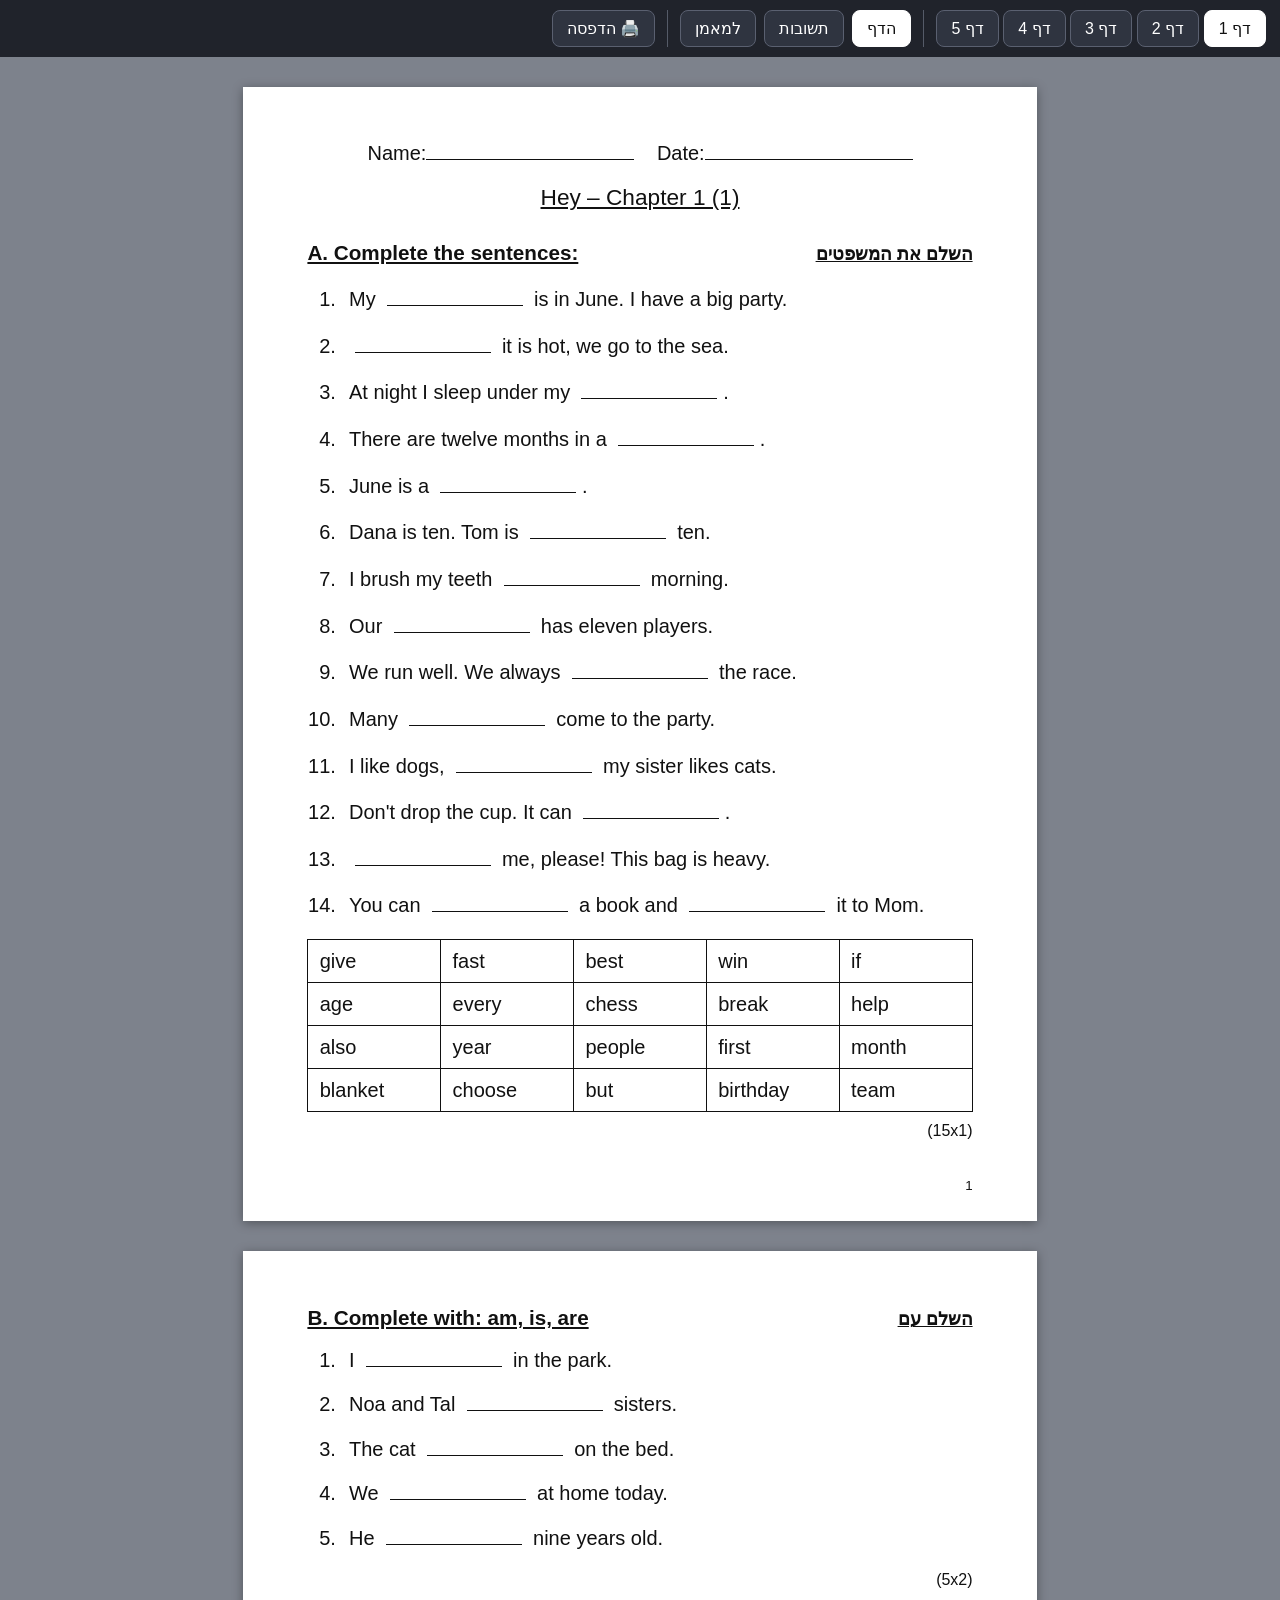
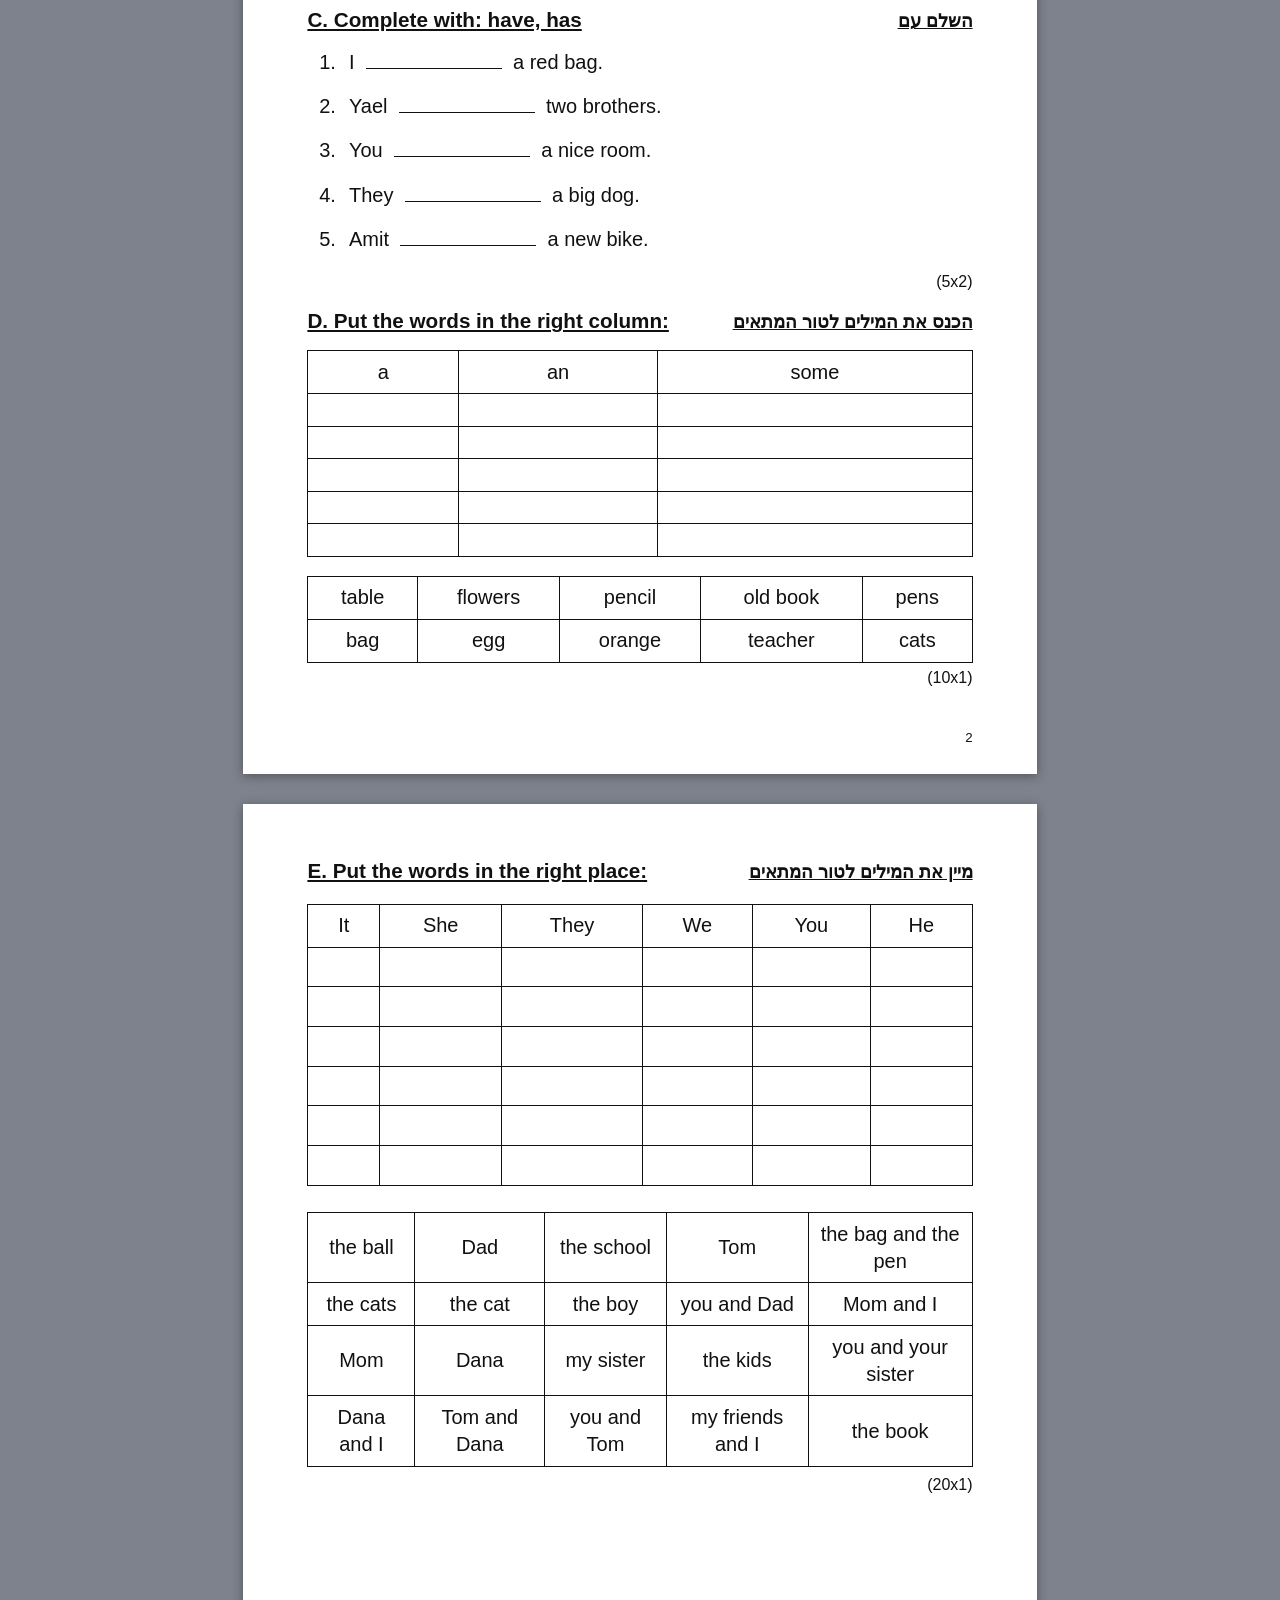
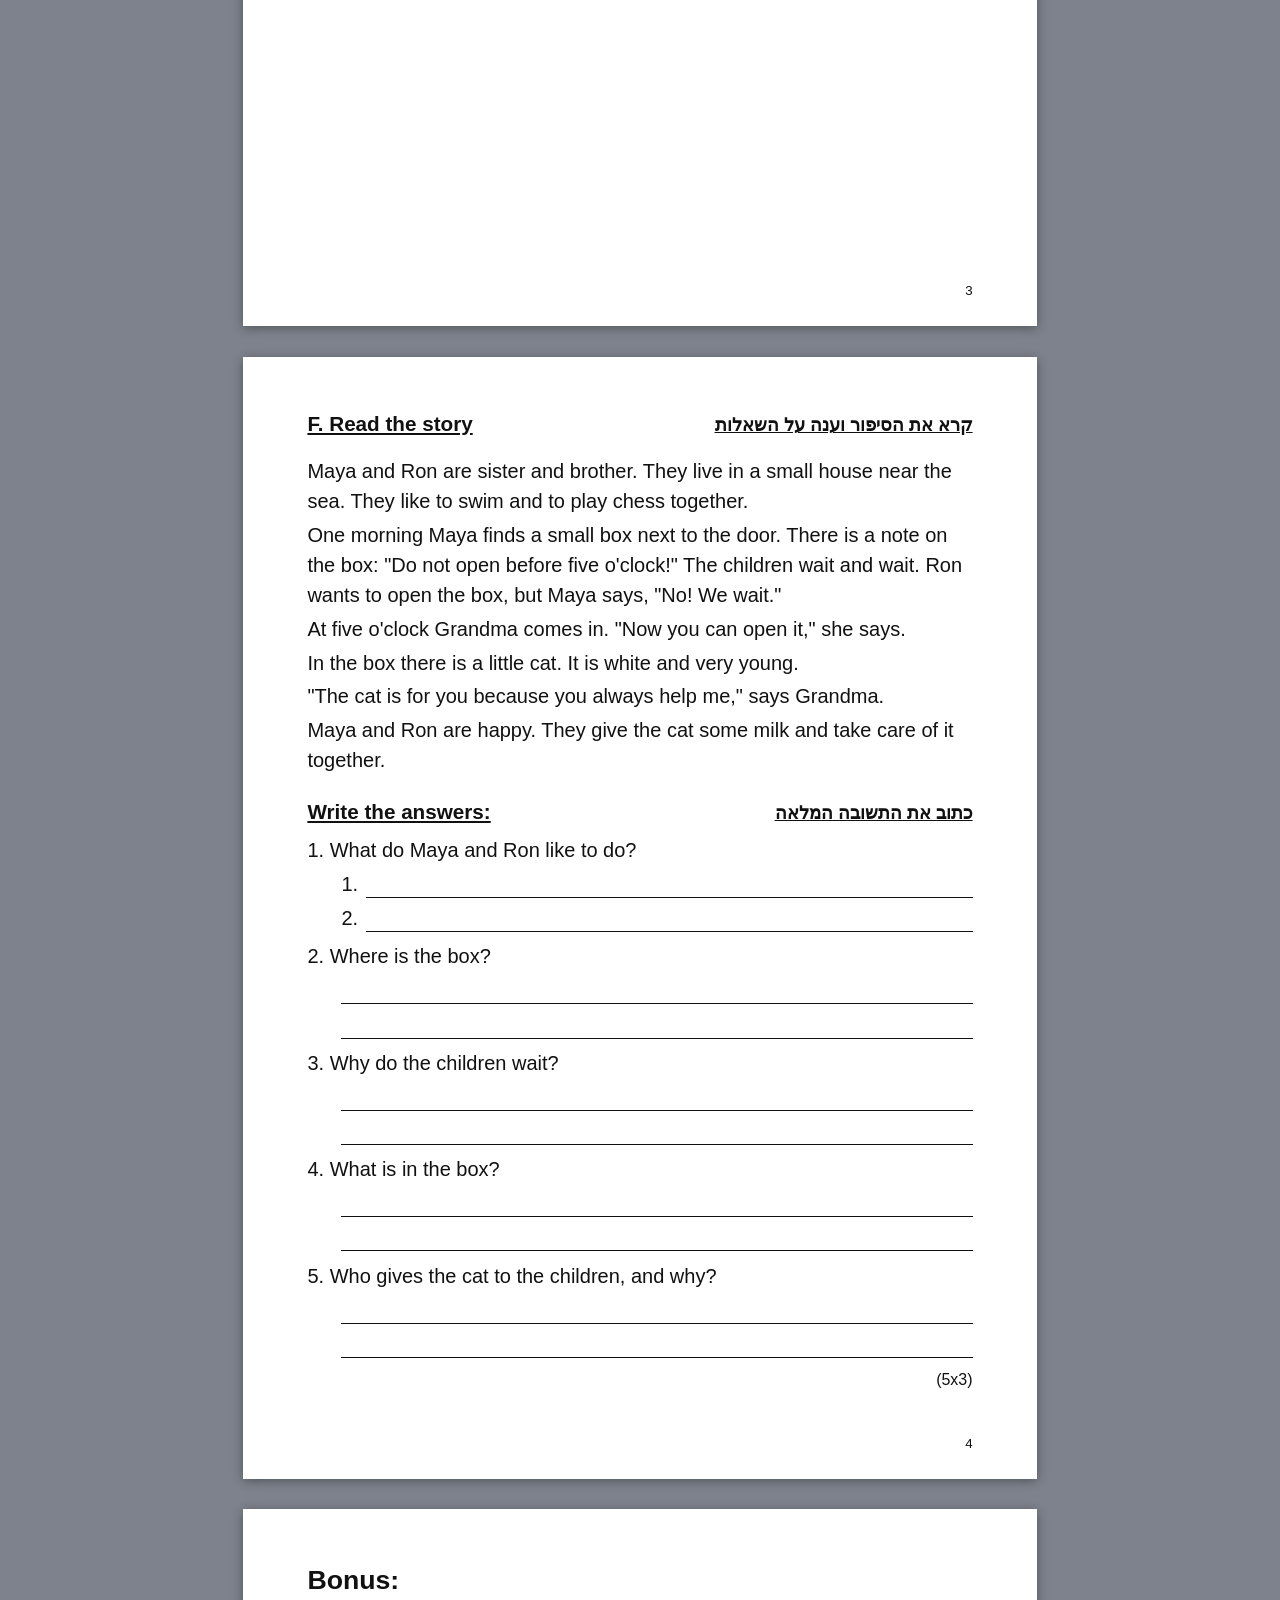
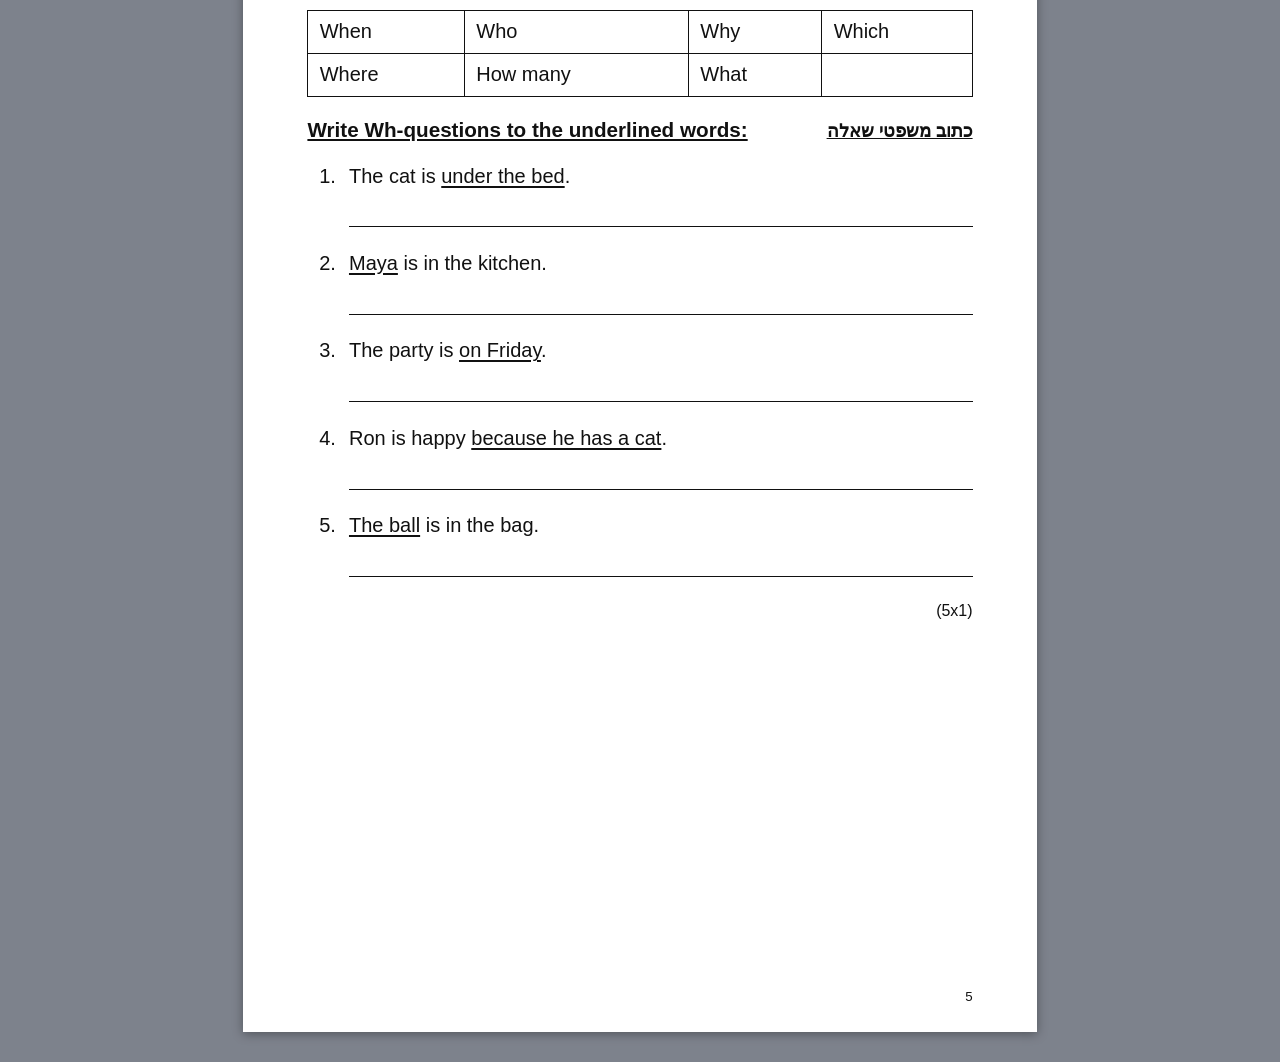
<file: paper.html>
<!doctype html>
<html lang="en" dir="ltr">
<head>
  <meta charset="utf-8">
  <meta name="viewport" content="width=device-width, initial-scale=1">
  <meta name="robots" content="noindex, nofollow">
  <title>Chapter 1</title>
  <!--
    The printed papers (prd.md §6.4, v4.1): the teacher's shape, seven tasks and a bonus, content from papers.js.
    A paper is its own sitting, at a table, with a pen and no iPad. Three views, each printed on its own:
    the paper (5 pages, A4), the key, one page for the coach.
    Open with ?n=1&view=test | key | coach.
  -->
  <style>
    * { box-sizing: border-box; }
    html, body { margin: 0; }
    body { background: #7d828c; color: #111; font-family: "Comic Sans MS", "Comic Neue", "Chalkboard SE", Arial, sans-serif; }
    .he { direction: rtl; font-family: Arial, "Rubik", sans-serif; unicode-bidi: isolate; }
    .bar { position: sticky; top: 0; z-index: 5; display: flex; flex-wrap: wrap; gap: 8px; align-items: center; padding: 10px 14px; background: #20232b; color: #fff; direction: rtl; font-family: -apple-system, "Rubik", Arial, sans-serif; }
    .bar button { font: inherit; font-size: 16px; padding: 8px 14px; border-radius: 8px; border: 1px solid #5a6070; background: #2f3440; color: #fff; cursor: pointer; }
    .bar button[aria-pressed="true"] { background: #fff; color: #111; border-color: #fff; }
    .bar .sep { align-self: stretch; width: 1px; background: #555b68; margin: 0 4px; }
    main { display: none; }
    body.v-test #test, body.v-key #key, body.v-coach #coach { display: block; }
    .page { width: 210mm; min-height: 297mm; margin: 8mm auto; padding: 14mm 17mm; background: #fff; box-shadow: 0 2px 10px rgba(0, 0, 0, .35); position: relative; font-size: 15pt; line-height: 1.35; }
    .foot { position: absolute; bottom: 7mm; right: 17mm; font-size: 10pt; }
    @page { size: A4; margin: 0; }
    @media print {
      body { background: #fff; }
      .bar { display: none; }
      .page { margin: 0; box-shadow: none; min-height: 0; height: 296mm; overflow: hidden; break-after: page; }
      .page:last-child { break-after: auto; }
    }
    .who { display: flex; gap: 6mm; justify-content: center; margin-bottom: 4mm; }
    .who i { display: inline-block; border-bottom: 1.5px solid #111; width: 55mm; }
    h1 { text-align: center; font-size: 17pt; margin: 0 0 7mm; font-weight: 400; text-decoration: underline; }
    .task { display: flex; justify-content: space-between; align-items: baseline; gap: 6mm; margin: 0 0 5mm; font-weight: 700; text-decoration: underline; font-size: 15.5pt; }
    .task .he { font-size: 13.5pt; }
    .pts { text-align: right; font-size: 12pt; margin: 2mm 0 7mm; }
    ol.items { margin: 0; padding-left: 9mm; }
    ol.items li { margin-bottom: 5.2mm; padding-left: 2mm; }
    ol.items.roomy li { margin-bottom: 4.6mm; }
    .tight .pts { margin: 1mm 0 4mm; }
    .tight .task { margin-bottom: 4mm; }
    .gap { display: inline-block; border-bottom: 1.5px solid #111; width: 36mm; height: 1em; vertical-align: baseline; margin: 0 1.5mm; }
    .gap.wide { width: 48mm; }
    table { border-collapse: collapse; width: 100%; }
    td, th { border: 1.5px solid #111; padding: 2mm 3mm; font-weight: 400; }
    table.bank td { width: 20%; height: 11mm; vertical-align: middle; }
    table.sort th { text-align: center; }
    table.sort td { height: 10.5mm; }
    .tight table.sort td { height: 8.6mm; }
    .tight table.words td { height: 8.6mm; }
    table.words td { text-align: center; height: 9.5mm; }
    .story p { margin: 0 0 1mm; font-size: 15pt; line-height: 1.5; }
    .qs { margin-top: 6mm; }
    .qs .q { margin-bottom: 3mm; }
    .line { border-bottom: 1.5px solid #111; height: 9mm; margin-left: 9mm; }
    .line.num { display: flex; align-items: flex-end; border: 0; gap: 2mm; }
    .line.num i { flex: 1; border-bottom: 1.5px solid #111; height: 9.5mm; }
    u { text-underline-offset: 3px; text-decoration-thickness: 1.5px; }
    .bonus { font-size: 20pt; font-weight: 700; margin: 0 0 3mm; }
    /* key and coach */
    .plain { font-family: Arial, "Rubik", sans-serif; font-size: 12pt; line-height: 1.4; }
    .plain.coach { font-size: 11pt; line-height: 1.35; padding-top: 10mm; }
    .plain.coach h2 { font-size: 13pt; margin: 4mm 0 1.5mm; }
    .plain h2 { font-size: 15pt; margin: 6mm 0 2mm; }
    .plain h1 { text-decoration: none; font-weight: 700; }
    .plain ol, .plain ul { margin: 0; padding-inline-start: 7mm; }
    .plain b.ans { text-decoration: underline; }
    .plain .cols { columns: 2; column-gap: 10mm; }
    .plain .note { color: #333; font-size: 11pt; }
    .coach { direction: rtl; }
    .coach li { margin-bottom: 2mm; }
    .coach table td { font-size: 12pt; }
    .coach .en { direction: ltr; unicode-bidi: isolate; font-weight: 700; }
    .say { border-inline-start: 4px solid #111; padding: 1mm 4mm; margin: 2mm 0; }
  </style>
</head>
<body class="v-test">
  <div class="bar" id="bar">
    <span id="pick"></span>
    <span class="sep"></span>
    <button data-view="test">הדף</button>
    <button data-view="key">תשובות</button>
    <button data-view="coach">למאמן</button>
    <span class="sep"></span>
    <button id="print">🖨️ הדפסה</button>
  </div>
  <main id="test"></main>
  <main id="key"></main>
  <main id="coach"></main>
  <script src="papers.js?v=4"></script>
  <script>
  (function () {
    const D = window.PAPERS, qs = new URLSearchParams(location.search);
    const P = D.papers.find(p => String(p.n) === (qs.get('n') || '1')) || D.papers[0];
    const esc = s => String(s).replace(/[&<>"]/g, c => ({ '&': '&amp;', '<': '&lt;', '>': '&gt;', '"': '&quot;' }[c]));
    const gap = (t, cls) => esc(t).replace(/___/g, `<span class="gap ${cls || ''}"></span>`);
    const fill = (t, a) => { let i = 0; const arr = [].concat(a); return esc(t).replace(/___/g, () => `<b class="ans">${esc(arr[i++])}</b>`); };
    const und = t => esc(t).replace(/\[(.+?)\]/g, '<u>$1</u>');
    // a fixed shuffle, so a reprint is the same sheet: seeded by the paper's number
    function mix(arr, salt) { let s = P.n * 9301 + salt * 49297; const r = () => (s = (s * 233280 + 12345) % 2147483647) / 2147483647; const a = arr.slice(); for (let i = a.length - 1; i > 0; i--) { const j = Math.floor(r() * (i + 1)); [a[i], a[j]] = [a[j], a[i]]; } return a; }
    const rows = (arr, n) => { const out = []; for (let i = 0; i < arr.length; i += n) out.push(arr.slice(i, i + n)); return out; };
    const page = (n, html, cls) => `<section class="page ${cls || ''}">${html}<div class="foot">${n}</div></section>`;
    const task = (letter, en, he) => `<div class="task"><span>${letter}. ${en}</span><span class="he">${he}</span></div>`;

    const bankWords = mix([...P.A.items.flatMap(x => x.a.map(w => w.toLowerCase())), ...P.A.spare], 1);
    const eWords = mix([...P.E.a, ...P.E.an, ...P.E.some], 2);
    const fCols = ['It', 'She', 'They', 'We', 'You', 'He'];
    const fWords = mix(fCols.flatMap(c => P.F[c]), 3);
    const blanks = P.A.items.reduce((n, x) => n + x.a.length, 0);

    function renderTest() {
      const p1 = `
        <div class="who"><span>Name:<i></i></span><span>Date:<i></i></span></div>
        <h1>Hey – Chapter 1 (${P.n})</h1>
        ${task('A', 'Complete the sentences:', 'השלם את המשפטים')}
        <ol class="items">${P.A.items.map(x => `<li>${gap(x.t)}</li>`).join('')}</ol>
        <table class="bank" style="margin-top:5mm">${rows(bankWords, 5).map(r => `<tr>${r.map(w => `<td>${esc(w)}</td>`).join('')}</tr>`).join('')}</table>
        <div class="pts">(${blanks}x1)</div>`;
      const p2 = `
        ${task('B', 'Complete with: am, is, are', 'השלם עם')}
        <ol class="items roomy">${P.B.map(x => `<li>${gap(x.t)}</li>`).join('')}</ol><div class="pts">(5x2)</div>
        ${task('C', 'Complete with: have, has', 'השלם עם')}
        <ol class="items roomy">${P.C.map(x => `<li>${gap(x.t)}</li>`).join('')}</ol><div class="pts">(5x2)</div>
        ${task('D', 'Put the words in the right column:', 'הכנס את המילים לטור המתאים')}
        <table class="sort"><tr><th>a</th><th>an</th><th>some</th></tr>${[1, 2, 3, 4, 5].map(() => '<tr><td></td><td></td><td></td></tr>').join('')}</table>
        <table class="words" style="margin-top:5mm">${rows(eWords, 5).map(r => `<tr>${r.map(w => `<td>${esc(w)}</td>`).join('')}</tr>`).join('')}</table>
        <div class="pts">(10x1)</div>`;
      const p3 = `
        ${task('E', 'Put the words in the right place:', 'מיין את המילים לטור המתאים')}
        <table class="sort"><tr>${fCols.map(c => `<th>${c}</th>`).join('')}</tr>${[1, 2, 3, 4, 5, 6].map(() => `<tr>${fCols.map(() => '<td></td>').join('')}</tr>`).join('')}</table>
        <table class="words" style="margin-top:7mm">${rows(fWords, 5).map(r => `<tr>${r.map(w => `<td>${esc(w)}</td>`).join('')}</tr>`).join('')}</table>
        <div class="pts">(20x1)</div>`;
      const p4 = `
        ${task('F', 'Read the story', 'קרא את הסיפור וענה על השאלות')}
        <div class="story">${P.G.paras.map(x => `<p>${esc(x)}</p>`).join('')}</div>
        <div class="qs"><div class="task" style="margin-bottom:3mm"><span>Write the answers:</span><span class="he">כתוב את התשובה המלאה</span></div>
        ${P.G.qs.map((q, i) => `<div class="q">${i + 1}. ${esc(q.q)}${q.two ? '<div class="line num">1.<i></i></div><div class="line num">2.<i></i></div>' : '<div class="line"></div><div class="line"></div>'}</div>`).join('')}</div>
        <div class="pts">(5x3)</div>`;
      const p5 = `
        <div class="bonus">Bonus:</div>
        <table class="words">${rows([...D.whBank, ''], 4).map(r => `<tr>${r.map(w => `<td style="text-align:left">${esc(w)}</td>`).join('')}</tr>`).join('')}</table>
        <div style="height:5mm"></div>
        ${task('', 'Write Wh-questions to the underlined words:', 'כתוב משפטי שאלה').replace('. ', '')}
        <ol class="items">${P.W.map(x => `<li>${und(x.t)}<div class="line" style="margin:1mm 0 6mm"></div></li>`).join('')}</ol>
        <div class="pts">(5x1)</div>`;
      document.getElementById('test').innerHTML = [p1, p2, p3, p4, p5].map((h, i) => page(i + 1, h, i === 1 ? 'tight' : '')).join('');
    }

    function renderKey() {
      const cap = w => w;   // an opening word is already written with its capital in papers.js
      const h = `
        <h1>Chapter 1 (${P.n}) · answers</h1>
        <h2>A. Complete the sentences (${blanks}x1)</h2>
        <ol>${P.A.items.map(x => `<li>${fill(x.t, x.a.map(cap))}</li>`).join('')}</ol>
        <p class="note">Spare words: ${P.A.spare.join(', ')}. A word counts when it is spelled as the bank spells it; a word that opens a sentence takes a capital letter.</p>
        <div class="cols"><div><h2>B. am, is, are (5x2)</h2><ol>${P.B.map(x => `<li>${fill(x.t, x.a)}</li>`).join('')}</ol></div>
        <div><h2>C. have, has (5x2)</h2><ol>${P.C.map(x => `<li>${fill(x.t, x.a)}</li>`).join('')}</ol></div></div>
        <h2>D. a / an / some (10x1)</h2>
        <p><b>a:</b> ${P.E.a.join(', ')} &nbsp;·&nbsp; <b>an:</b> ${P.E.an.join(', ')} &nbsp;·&nbsp; <b>some:</b> ${P.E.some.join(', ')}</p>
`;
      const h2 = `
        <h1>Chapter 1 (${P.n}) · answers, page 2</h1>
        <h2>E. Pronouns (20x1)</h2>
        <table>${fCols.map(c => `<tr><td style="width:22mm"><b>${c}</b></td><td>${P.F[c].join(', ')}</td></tr>`).join('')}</table>
        <h2>F. The story (5x3)</h2>
        <ol>${P.G.qs.map(q => `<li>${esc(q.q)}<br><b class="ans">${q.a.map(esc).join(' &nbsp;/&nbsp; ')}</b></li>`).join('')}</ol>
        <p class="note">The content decides, in a full sentence or not. A "why" answer opens with Because. Question 1 needs both things.</p>
        <h2>Bonus. Wh-questions (5x1)</h2>
        <ol>${P.W.map(x => `<li>${und(x.t)} &nbsp;→&nbsp; <b class="ans">${esc(x.a)}</b></li>`).join('')}</ol>`;
      document.getElementById('key').innerHTML = page('', h, 'plain') + page('', h2, 'plain');
    }

    function renderCoach() {
      const S = D.seals;
      const names = [['A', 'A', 'משפטים עם מחסן מילים'], ['B', 'B', 'am · is · are'], ['C', 'C', 'have · has'], ['E', 'D', 'a · an · some'], ['F', 'E', 'טבלת he · she · they'], ['G', 'F', 'הסיפור'], ['W', 'Bonus', 'שאלות Wh']];
      const h = `
        <h1>דף ${P.n} · למאמן</h1>
        <p>הדף בנוי כמו המבחן: אותן משימות, אותו סדר, אותן נקודות. יושבים ליד שולחן, עם עט, בלי אייפד ובלי שעון. לא אומרים לו דבר על קצב, לא לפני ולא אחרי.</p>
        <h2>איך עובדים, לפי הסדר</h2>
        <ol>
          <li><b>משימה A:</b> קודם כותבים בעברית ליד כל מילה במחסן. רק אחר כך המשפטים. מילה שנכנסה למשפט מקבלת קו במחסן. חמש מילים נשארות בחוץ.</li>
          <li><b>הטבלאות (D ו-E):</b> מילה אחת בכל פעם, ומסמנים אותה במחסן אחרי שנכתבה.</li>
          <li><b>הסיפור:</b> דף לבן מכסה את כל מה שמתחת לפסקה. קוראים פסקה, אומרים בעברית במשפט אחד מה קרה בה, ומורידים את הדף. את התשובה מעתיקים מהסיפור. על "Why" עונים ב-<span class="en">Because</span>.</li>
          <li><b>המבט השני:</b> לפני שפותחים את דף התשובות, עוברים על כל דף עוד פעם אחת.</li>
        </ol>
        <h2>משפטים שאפשר לומר</h2>
        <div class="say">"צייד טוב עובר על השטח פעמיים. מילה שהתחבאה בפעם הראשונה נתפסת בשנייה."</div>
        <div class="say">"המילים בסיפור מקוות שתדלג על פסקה. הדף הלבן לא נותן להן."</div>
        <h2>בודקים ביחד</h2>
        <p>בודקים יחד מול דף התשובות, והוא זה שמסמן ✓. משימה שיצאה נקייה מקבלת חותם: אומרים לו את משפט הסוד שלה, והוא מקליד אותו במבצר המתאים במגרש האימונים.</p>
        <table><tr><th>משימה</th><th>מה נחשב נקי</th><th>משפט הסוד</th></tr>
          ${names.map(([k, letter, he]) => `<tr><td><span class="en">${letter}</span> · ${he}</td><td>${k === 'A' ? 'עד טעות אחת, והמילים כתובות כמו במחסן' : (k === 'F' ? 'עד שתי טעויות' : (k === 'G' ? 'ארבע תשובות נכונות מחמש' : 'הכול נכון'))}</td><td><b>${esc(S[k])}</b></td></tr>`).join('')}
        </table>
        <p class="note">את המשפטים אפשר להחליף בכל משפט שתבחרו. משימה שלא יצאה נקייה: לא אומרים עליה דבר, והיא חוזרת בדף הבא.</p>
        <h2>הסיפור בעברית, פסקה אחרי פסקה</h2>
        <ol>${P.G.he.map(x => `<li>${esc(x)}</li>`).join('')}</ol>`;
      document.getElementById('coach').innerHTML = page('', h, 'plain coach');
    }

    function setView(v) {
      if (!['test', 'key', 'coach'].includes(v)) v = 'test';
      document.body.className = 'v-' + v;
      document.querySelectorAll('#bar [data-view]').forEach(b => b.setAttribute('aria-pressed', String(b.dataset.view === v)));
    }
    document.getElementById('pick').innerHTML = D.papers.map(p => `<button data-n="${p.n}" aria-pressed="${p.n === P.n}">דף ${p.n}</button>`).join(' ');
    document.getElementById('bar').addEventListener('click', e => {
      const b = e.target.closest('button'); if (!b) return;
      if (b.dataset.view) setView(b.dataset.view);
      else if (b.dataset.n) { qs.set('n', b.dataset.n); location.search = qs.toString(); }
      else if (b.id === 'print') window.print();
    });
    renderTest(); renderKey(); renderCoach();
    setView(qs.get('view') || 'test');
    window.__paper = { P, setView, bankWords, eWords, fWords };
  })();
  </script>
</body>
</html>
</file>
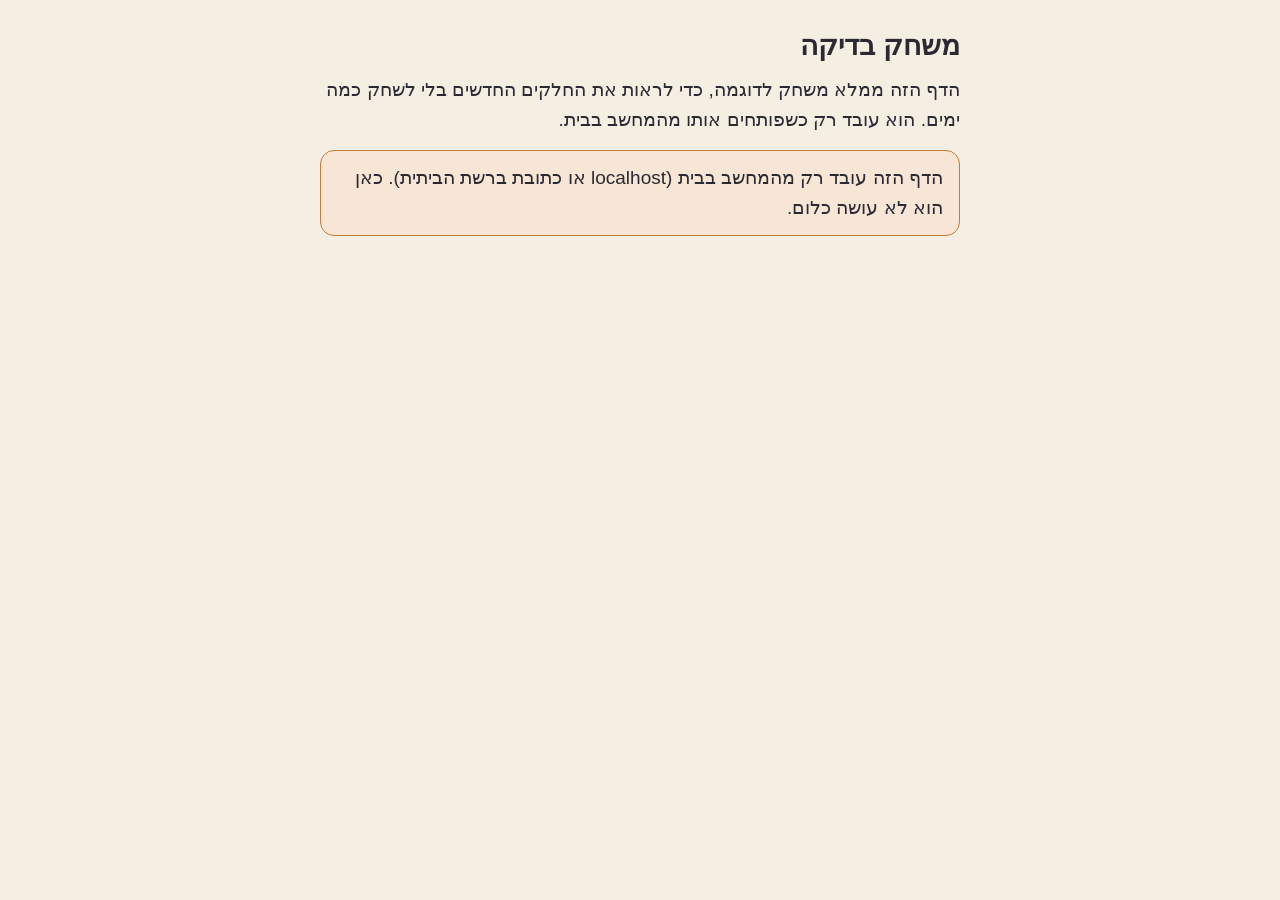
<file: test.html>
<!doctype html>
<html lang="he" dir="rtl">
<head>
  <meta charset="utf-8">
  <meta name="viewport" content="width=device-width, initial-scale=1">
  <title>משחק בדיקה</title>
  <style>
    body { font-family: -apple-system, "Rubik", "Helvetica Neue", Arial, sans-serif; background: #f4efe2; color: #2b2a33; margin: 0; padding: 24px 16px; font-size: 19px; line-height: 1.6; }
    main { max-width: 640px; margin: 0 auto; }
    h1 { font-size: 28px; margin: 0 0 6px; }
    p { margin: 0 0 14px; }
    button { display: block; width: 100%; text-align: right; font: inherit; padding: 14px 18px; margin: 0 0 12px; border-radius: 16px; border: 1px solid #cdb98a; border-bottom-width: 5px; background: #fffdf7; color: inherit; cursor: pointer; }
    button b { display: block; font-size: 21px; }
    button span { color: #6e6a7a; font-size: 16px; }
    button.plain { border-bottom-width: 1px; background: transparent; text-align: center; font-size: 17px; }
    .note { color: #6e6a7a; font-size: 16px; }
    .warn { background: #f7e6d6; border: 1px solid #c47b3a; border-radius: 14px; padding: 12px 16px; }
    label { display: block; margin: 0 0 14px; }
    select { font: inherit; padding: 6px 10px; border-radius: 10px; }
  </style>
</head>
<body>
<main>
  <h1>משחק בדיקה</h1>
  <p>הדף הזה ממלא משחק לדוגמה, כדי לראות את החלקים החדשים בלי לשחק כמה ימים. הוא עובד רק כשפותחים אותו מהמחשב בבית.</p>
  <div id="blocked" class="warn" hidden>הדף הזה עובד רק מהמחשב בבית (localhost או כתובת ברשת הביתית). כאן הוא לא עושה כלום.</div>
  <div id="ui" hidden>
    <div id="real" class="warn" hidden>שימו לב: בכתובת הזאת כבר שמור משחק שאינו משחק בדיקה. בחירה באחת האפשרויות תשאל לפני שהיא מחליפה אותו.</div>
    <label>עולם:
      <select id="skin">
        <option value="wizard">שוליית הקוסם</option>
        <option value="space">משימת חלל</option>
        <option value="map">כיבוש המפה</option>
      </select>
    </label>
    <button data-preset="day3"><b>יום 3</b><span>מגדל הדקדוק הראשון (am · is · are), בניית משפטים באריחים, הסיפור הראשון</span></button>
    <button data-preset="day4"><b>יום 4</b><span>has · have, קלפי same / different, העתקת משפט לדף עם עט, סיפור שני</span></button>
    <button data-preset="day7"><b>יום 7</b><span>שאלות Wh, כתיבה על דף מתמונה ובנק מילים, סיפור בשתי פסקאות ברמת תמיכה 2</span></button>
    <button data-preset="day6"><b>יום 6</b><span>מיני-בוס בחמשת חלקי המבחן, האי של המספרים, ההקלטה הראשונה. יום ארוך: אפשר לחלק לשניים</span></button>
    <button data-preset="day8"><b>יום 8</b><span>אחרי המיני-בוס: בנק מילים וחצאי משפטים בתוך החזרה, קלפי האזנה לתמונה, ההקלטה השנייה, והסיפור הארוך הראשון (רמת התמיכה משתנה ממסך המאמן, 1 עד 5)</span></button>
    <button data-preset="day11"><b>יום 11</b><span>מצב מבחן: משימה שלמה על דף, דף אחרי דף, עם בדיקה מול התשובות. בלי מצב המבחן (מסך המאמן): משימת הכתיבה של חמישה משפטים</span></button>
    <button data-preset="day12"><b>יום 12</b><span>הבוס הסופי: המבחן לדוגמה בתוך המשחק, כל הדפים ואז הבדיקה. אחרי משימה: סיבוב המהירות במפה. בלי הבוס (מסך המאמן): הקלף שלו, "about me"</span></button>
    <button class="plain" id="clear">למחוק את משחק הבדיקה ולהתחיל מההתחלה</button>
    <p class="note">אחרי הבחירה נפתח המשחק. לוחצים "למשימה" ובוחרים "עם אבא או אמא". קוד מסך המאמן במשחק הבדיקה: 1111 (לחיצה ארוכה על מונה הכוכבים).</p>
    <p class="note">ביום 6 וביום 8 ההקלטות מתנגנות מהאתר של ECB. בלי רשת, או אם הקובץ לא נטען, באה במקומן שיחה קצרה בקול של המכשיר.</p>
    <p class="note">מגרסה 2.1.0, בכל אחד מהימים: בסוף המשימה באות דקת קריאה בקול (עם הורה, כשנשאר זמן), תיבה וכרטיס להשוויץ. הארון נפתח בלחיצה על הגיבור במפה, אחרי המשימה. ביום 7 יש גם קלפי בנייה מאותיות בתוך החזרה.</p>
  </div>
</main>
<script src="content.js"></script>
<script>
// Test helper, not part of the game. Fills localStorage with a sample save so M2's parts can be seen
// without playing several days. It refuses to run anywhere but a local address, and asks before it
// replaces a save it did not write. Do not publish this file.
(() => {
  const KEY = 'hey1-game-v1';
  const local = /^(localhost|127\.0\.0\.1|\[::1\]|10\.\d+\.\d+\.\d+|192\.168\.\d+\.\d+|172\.(1[6-9]|2\d|3[01])\.\d+\.\d+|[^.]+\.local)$/.test(location.hostname);
  if (!local) { document.getElementById('blocked').hidden = false; return; }
  document.getElementById('ui').hidden = false;

  const existing = () => { try { return JSON.parse(localStorage.getItem(KEY)); } catch (e) { return null; } };
  const isReal = s => !!s && !s.testSave;
  if (isReal(existing())) document.getElementById('real').hidden = false;

  const C = window.CONTENT;
  const pad2 = n => String(n).padStart(2, '0');
  const day = k => { const d = new Date(); d.setDate(d.getDate() + k); return `${d.getFullYear()}-${pad2(d.getMonth() + 1)}-${pad2(d.getDate())}`; };
  const W = Object.fromEntries([...C.words, ...C.starter, ...(C.bonus || [])].map(w => [w.id, w]));
  // the card types a word has, as in app.js
  const typesOf = w => w.kind === 'num' ? (w.twin ? ['num', 'lineup'] : ['num']) : w.kind === 'month' ? ['lineup'] : w.kind === 'adj' ? [w.emoji || w.pic ? 'img' : 'rec'] : ['rec', 'lineup', ...(w.emoji ? ['img'] : [])];
  const INT = { 1: 1, 2: 2, 3: 4 };

  const PRESETS = {
    day3: { lands: [0, 1, 2], packs: [], stories: [], level: 1, writing: null },
    day4: { lands: [0, 1, 2, 3], packs: ['u1'], stories: ['A1'], level: 1, writing: { rung: 3, clean: 0, seq: 1 } },
    day7: { lands: [0, 1, 2, 3, 4, 5], packs: ['u1', 'u2', 'sd', 'u3'], stories: ['A1', 'A2', 'B1'], level: 2, writing: { rung: 4, clean: 0, seq: 4 } },
    day6: { lands: [0, 1, 2, 3, 4, 5], packs: ['u1', 'u2', 'sd', 'u3'], stories: ['A1', 'A2', 'B1'], level: 2, writing: { rung: 3, clean: 1, seq: 3 } },
    day8: { lands: [0, 1, 2, 3, 4, 5, 6, 7], packs: ['u1', 'u2', 'sd', 'u3', 'u4a', 'u4b', 'lp'], stories: ['A1', 'A2', 'B1', 'B2', 'B3'], level: 2, writing: { rung: 4, clean: 0, seq: 6 },
      boss: { hits: 17, total: 20, sec: { L: [4, 4], V: [4, 5], G: [3, 4], R: [5, 5], W: [1, 2] }, misses: ['Dana puts the toys in the box.', 'Omer [has] a dog.', 'Tom has a ball.'] }, heard: ['rec1'] },
    // day 11, the paper day: the three recordings heard, the stories up to C3 met, and test mode set to open today
    day11: { lands: [0, 1, 2, 3, 4, 5, 6, 7], packs: ['u1', 'u2', 'sd', 'u3', 'u4a', 'u4b', 'lp'], stories: ['A1', 'A2', 'B1', 'B2', 'B3', 'C1', 'C2', 'C3'], level: 3, writing: { rung: 5, clean: 0, seq: 9 }, paper: true,
      boss: { hits: 17, total: 20, sec: { L: [4, 4], V: [4, 5], G: [3, 4], R: [5, 5], W: [1, 2] }, misses: ['Dana puts the toys in the box.', 'Omer [has] a dog.', 'Tom has a ball.'] }, heard: ['rec1', 'rec2', 'rec3'] },
    // day 12: the final boss (the mock inside the game) set to open today. Finish a quest to reach the speed round on the map.
    day12: { lands: [0, 1, 2, 3, 4, 5, 6, 7], packs: ['u1', 'u2', 'sd', 'u3', 'u4a', 'u4b', 'lp'], stories: ['A1', 'A2', 'B1', 'B2', 'B3', 'C1', 'C2', 'C3', 'C4'], level: 3, writing: { rung: 5, clean: 0, seq: 9 }, final: true,
      boss: { hits: 17, total: 20, sec: { L: [4, 4], V: [4, 5], G: [3, 4], R: [5, 5], W: [1, 2] }, misses: ['Dana puts the toys in the box.', 'Omer [has] a dog.', 'Tom has a ball.'] }, heard: ['rec1', 'rec2', 'rec3'] },
  };

  function build(p, skin) {
    const n = p.lands.length;                                  // one parent session per land so far
    const cards = {};
    // every card is due today, so the review stack is full, as on a real day
    const card = (box, born) => ({ box, lastSession: Math.max(0, n - INT[box] + 1), misses: 0, born, priority: 0 });
    p.lands.forEach((id, i) => C.lands.find(l => l.id === id).words.forEach((wid, j) => {
      typesOf(W[wid]).forEach((t, k) => {
        const box = Math.max(1, Math.min(3, (n - i) - ((j + k) % 2)));   // older lands sit in higher boxes
        cards[`${wid}|${t}`] = card(box, i + 1);
      });
    }));
    p.packs.forEach((id, i) => {
      const u = C.units.find(x => x.id === id); const box = i < p.packs.length - 1 ? 2 : 1;
      if (u) { u.items.forEach(it => { cards[`${it.id}|gc`] = card(box, n); }); u.bridge.forEach(it => { cards[`${it.id}|np`] = card(box, n); }); }
      else if (id === 'lp') C.listenPick.forEach(it => { cards[`${it.id}|lp`] = card(1, n); });
      else C.sameDiff.forEach(it => { cards[`${it.id}|sd`] = card(box, n); });
    });
    const days = {};
    for (let k = 1; k <= n; k++) {
      days[day(k - n - 1)] = { freePlaySec: 0, session: { n: k, mode: 'parent', startedAt: Date.now() - (n + 1 - k) * 864e5, durationMs: 13 * 60000, correct: 34, wrong: 5, promoted: 22, demoted: 3, maxCombo: 8, hardStop: false, newLand: p.lands[k - 1], mastered: 0, code: '0000' } };
    }
    const s = {
      testSave: true, version: 1, hero: { name: 'בדיקה', skin, createdAt: Date.now() - n * 864e5 }, createdAt: Date.now() - n * 864e5, sessionCount: n,
      cards, landsIntroduced: p.lands.map((id, i) => ({ id, date: day(i - n) })), days,
      settings: { freePlayCapMin: 15, autoSpeak: true, coachPin: '1111' }, log: [],
    };
    if (p.paper) s.settings.testDay = day(0);
    if (p.final) s.settings.finalDay = day(0);
    // day 3 is left exactly as an M1 save looks (none of the fields below), which also exercises the upgrade path
    if (p.packs.length) {
      s.packsIntroduced = p.packs.map((id, i) => ({ id, date: day(i - p.packs.length) }));
      const done = {}, runs = [];
      p.stories.forEach((pid, i) => {
        const q = C.stories.find(x => x.id === pid).questions.length; const date = day(i - p.stories.length);
        done[pid] = { stars: q, total: q, date, reads: 1 };
        runs.push({ pid, date, n: n - p.stories.length + i + 1, level: 1, reread: false, stars: q, total: q, taps: 3, audioTaps: 1, heTaps: 1, seconds: 110, hints: Array(q).fill(0), clean: true });
      });
      s.story = { level: p.level, clean: 0, done, runs };
      s.writing = Object.assign({ again: [], history: [] }, p.writing);
    }
    // a save from after the mid-boss: the boss's result, and the recordings already heard
    if (p.boss) {
      s.boss = { mid: Object.assign({ date: day(-2), n: n - 1 }, p.boss) };
      s.loot = { owned: [], worn: {}, fresh: [], boxes: [], cleared: ['midboss'] };
      const runs = [], done = {};
      (p.heard || []).forEach(id => { const q = C.listening.items.find(x => x.id === id).questions.length; done[id] = { stars: q - 1, total: q, date: day(-2) }; runs.push({ id, date: day(-2), n: n - 1, plays: 2, stars: q - 1, total: q, hints: Array(q).fill(0), fallback: false, for: null }); });
      s.listening = { done, runs };
    }
    return s;
  }

  document.querySelectorAll('[data-preset]').forEach(b => b.addEventListener('click', () => {
    if (isReal(existing()) && !confirm('בכתובת הזאת שמור משחק שאינו משחק בדיקה. להחליף אותו במשחק בדיקה? ההתקדמות שבו תימחק.')) return;
    localStorage.setItem(KEY, JSON.stringify(build(PRESETS[b.dataset.preset], document.getElementById('skin').value)));
    location.href = './';
  }));
  document.getElementById('clear').addEventListener('click', () => {
    if (isReal(existing())) { alert('המשחק ששמור כאן אינו משחק בדיקה, ולכן הדף הזה לא מוחק אותו.'); return; }
    localStorage.removeItem(KEY);
    location.href = './';
  });
})();
</script>
</body>
</html>
</file>
<file: styles.css>
/* Skin-driven look. The reading surface (cards, options) stays calm and light in every skin;
   the identity lives around it: background, path, buttons, titles. */

:root {
  /* reading surface, shared */
  --paper: #FFFDF7;
  --paper-edge: #e4dcc6;
  --ink: #2b2a33;
  --ink-muted: #6e6a7a;
  --good: #3a8f5c;
  --good-soft: #dff3e6;
  --miss: #c47b3a;
  --miss-soft: #f7e6d6;
  --gold: #d9a441;
  --radius: 20px;
  --en-font: Verdana, "Trebuchet MS", Arial, sans-serif;
  --he-font: "Rubik", -apple-system, "Helvetica Neue", Arial, sans-serif;
  --display-font: "Suez One", "Rubik", serif;

  /* skin tokens (defaults = wizard) */
  --bg: #1a1438;
  --bg-image: radial-gradient(ellipse at 50% -10%, #3a2d6b 0%, #1a1438 55%, #0f0b24 100%);
  --fg: #efe7d6;
  --fg-muted: #b8aed6;
  --accent: #d9a441;
  --accent-ink: #2b1d05;
  --accent-deep: #9a6f1f;
  --btn: #f3e7c9;
  --btn-ink: #2b2036;
  --btn-edge: #b9a57a;
  --node: #f3e7c9;
  --node-locked: #4a3f73;
  --path: #d9a441;
  --card-bg: #f6ecd4;
  --card-edge: #cdb98a;
  --pattern: url("data:image/svg+xml,%3Csvg xmlns='http://www.w3.org/2000/svg' width='160' height='160' viewBox='0 0 160 160'%3E%3Cg fill='%23ffffff' fill-opacity='0.55'%3E%3Ccircle cx='12' cy='20' r='1.2'/%3E%3Ccircle cx='70' cy='8' r='0.8'/%3E%3Ccircle cx='120' cy='40' r='1.4'/%3E%3Ccircle cx='40' cy='70' r='0.9'/%3E%3Ccircle cx='150' cy='90' r='1'/%3E%3Ccircle cx='90' cy='120' r='1.3'/%3E%3Ccircle cx='20' cy='140' r='0.8'/%3E%3Ccircle cx='130' cy='150' r='1.1'/%3E%3C/g%3E%3C/svg%3E");
}

body[data-skin="space"] {
  --display-font: "Karantina", "Rubik", sans-serif;
  --bg: #071022;
  --bg-image: linear-gradient(180deg, #0b1a3a 0%, #071022 60%, #03070f 100%);
  --fg: #e6f0ff;
  --fg-muted: #8fa6cc;
  --accent: #35c6e6;
  --accent-ink: #04202a;
  --accent-deep: #1b8ca6;
  --btn: #e9f0fb;
  --btn-ink: #10213d;
  --btn-edge: #9db1d1;
  --node: #e9f0fb;
  --node-locked: #1c2c4e;
  --path: #35c6e6;
  --card-bg: #eef3fb;
  --card-edge: #b9c8e2;
  --pattern: url("data:image/svg+xml,%3Csvg xmlns='http://www.w3.org/2000/svg' width='48' height='48' viewBox='0 0 48 48'%3E%3Cpath d='M0 47.5h48M47.5 0v48' stroke='%2335c6e6' stroke-opacity='0.12' stroke-width='1'/%3E%3C/svg%3E");
}

body[data-skin="map"] {
  --display-font: "Rubik Bubbles", "Rubik", sans-serif;
  --bg: #e9dcb9;
  --bg-image: radial-gradient(ellipse at 50% 0%, #f3e9cf 0%, #e9dcb9 60%, #d9c89c 100%);
  --fg: #3b2a1a;
  --fg-muted: #7a6446;
  --accent: #a0522d;
  --accent-ink: #fff4e8;
  --accent-deep: #6e3517;
  --btn: #fbf5e6;
  --btn-ink: #3b2a1a;
  --btn-edge: #b89c6b;
  --node: #fbf5e6;
  --node-locked: #cdbd97;
  --path: #7a5230;
  --card-bg: #fbf5e6;
  --card-edge: #cdb98a;
  --pattern: url("data:image/svg+xml,%3Csvg xmlns='http://www.w3.org/2000/svg' width='120' height='120' viewBox='0 0 120 120'%3E%3Cg fill='none' stroke='%237a5230' stroke-opacity='0.08' stroke-width='1'%3E%3Cpath d='M10 30c20-10 40 10 60 0s30-10 40 0'/%3E%3Cpath d='M0 80c20-10 40 10 60 0s30-10 60 0'/%3E%3C/g%3E%3C/svg%3E");
}

* { box-sizing: border-box; -webkit-tap-highlight-color: transparent; }
html, body { height: 100%; margin: 0; }
body {
  background: var(--bg-image), var(--bg);
  background-attachment: fixed;
  color: var(--fg);
  font-family: var(--he-font);
  font-size: 20px;
  line-height: 1.6;
  overscroll-behavior: none;
  -webkit-user-select: none; user-select: none;
  position: relative;
}
body::before { content: ""; position: fixed; inset: 0; background-image: var(--pattern); pointer-events: none; z-index: 0; }
.app { position: relative; z-index: 1; min-height: 100%; display: flex; flex-direction: column; max-width: 900px; margin: 0 auto; padding: max(12px, env(safe-area-inset-top)) 16px max(16px, env(safe-area-inset-bottom)); }

/* type */
.en { font-family: var(--en-font); direction: ltr; unicode-bidi: isolate; letter-spacing: 0.05em; word-spacing: 0.2em; }
.en.big { font-size: 56px; line-height: 1.3; font-weight: 600; }
.en.mid { font-size: 34px; line-height: 1.4; font-weight: 600; }
.he.big { font-size: 40px; line-height: 1.4; font-weight: 600; }
.chunks { color: var(--ink-muted); font-size: 26px; letter-spacing: 0.12em; }
.muted { color: var(--fg-muted); }
.card .muted, .feedback .muted { color: var(--ink-muted); }
.center { text-align: center; }
.row { display: flex; gap: 12px; align-items: center; }
.row.wrap { flex-wrap: wrap; }
.spread { justify-content: space-between; }
.grow { flex: 1; }
.hidden { display: none !important; }
.display { font-family: var(--display-font); font-weight: 400; letter-spacing: 0.01em; }

/* top bar */
.topbar { display: flex; align-items: center; justify-content: space-between; gap: 12px; padding: 6px 0 14px; }
.topbar .title { font-family: var(--display-font); font-weight: 400; font-size: 30px; line-height: 1.2; color: var(--fg); }
.topbar .sub { color: var(--fg-muted); font-size: 16px; }
.pill { background: color-mix(in srgb, var(--fg) 10%, transparent); border: 1px solid color-mix(in srgb, var(--fg) 18%, transparent); color: var(--fg); border-radius: 999px; padding: 6px 14px; font-size: 17px; white-space: nowrap; }
.pill.accent { background: var(--accent); border-color: var(--accent); color: var(--accent-ink); font-weight: 700; }

/* chunky game buttons */
button { font: inherit; color: inherit; cursor: pointer; }
.btn {
  display: inline-flex; align-items: center; justify-content: center; gap: 10px;
  min-height: 60px; padding: 12px 22px; border-radius: var(--radius);
  border: 0; border-bottom: 6px solid var(--btn-edge); background: var(--btn); color: var(--btn-ink);
  font-size: 22px; font-weight: 700;
  transition: transform .06s ease, border-bottom-width .06s ease, filter .15s ease;
}
.btn:active { transform: translateY(4px); border-bottom-width: 2px; }
.btn.primary { background: var(--accent); border-bottom-color: var(--accent-deep); color: var(--accent-ink); }
.btn.ghost { background: transparent; border-bottom-color: transparent; color: var(--fg); font-weight: 600; }
.btn.small { min-height: 44px; padding: 6px 14px; font-size: 17px; border-bottom-width: 4px; }
.btn.block { width: 100%; }
a.btn { text-decoration: none; }
.btn.speak { font-size: 30px; min-width: 64px; border-radius: 50%; width: 64px; height: 64px; padding: 0; border-bottom-width: 5px; }
.btn:disabled { opacity: .5; cursor: default; transform: none; }

/* reading surface */
.card {
  background: var(--card-bg); color: var(--ink);
  border: 1px solid var(--card-edge); border-bottom-width: 4px; border-radius: 24px;
  padding: 24px 20px;
}
.card.question { text-align: center; min-height: 220px; display: flex; flex-direction: column; align-items: center; justify-content: center; gap: 14px; position: relative; }
.card p { margin: 0 0 12px; }
.options { display: grid; grid-template-columns: 1fr 1fr; gap: 14px; margin-top: 18px; }
.opt {
  min-height: 92px; padding: 14px; border-radius: 20px; border: 0; border-bottom: 6px solid var(--btn-edge); background: var(--btn); color: var(--btn-ink);
  font-size: 30px; font-weight: 600; display: flex; align-items: center; justify-content: center; text-align: center;
  transition: transform .06s ease, border-bottom-width .06s ease, background .15s ease;
}
.opt.en { font-size: 32px; }
.opt.emoji { font-size: 56px; }
.opt:active { transform: translateY(4px); border-bottom-width: 2px; }
.opt.good { background: var(--good-soft); border-bottom-color: var(--good); animation: pulse .5s ease; }
.opt.miss { background: var(--miss-soft); border-bottom-color: var(--miss); }
.opt.dim { opacity: .45; }
.opt:disabled { transform: none; }
@keyframes pulse { 0% { transform: scale(1); } 40% { transform: scale(1.05); } 100% { transform: scale(1); } }

.feedback { margin-top: 16px; padding: 16px 18px; border-radius: 20px; background: var(--card-bg); color: var(--ink); border: 1px solid var(--card-edge); border-right: 8px solid var(--good); display: flex; flex-direction: column; gap: 6px; }
.feedback.miss { border-right-color: var(--miss); }
.feedback .tip { color: var(--ink-muted); font-size: 20px; line-height: 1.5; }
.feedback.miss { gap: 10px; align-items: center; }

/* progress */
.progress { height: 14px; background: color-mix(in srgb, var(--fg) 15%, transparent); border-radius: 999px; overflow: hidden; }
.progress > div { height: 100%; background: var(--accent); border-radius: 999px; transition: width .4s ease; }
.combo { font-family: var(--display-font); font-size: 28px; color: var(--accent); min-width: 70px; text-align: center; }
.combo.hot { color: var(--gold); transform: scale(1.15); }
.boxladder { display: flex; gap: 6px; direction: ltr; }
.boxladder span { width: 24px; height: 24px; border-radius: 7px; background: color-mix(in srgb, var(--ink) 12%, transparent); display: inline-block; transition: background .3s; }
.boxladder span.on { background: var(--accent); }
.boxladder span.top { background: var(--gold); }
.boxladder span.pop { animation: ladderpop .6s ease; }
@keyframes ladderpop { 0% { transform: scale(1); } 40% { transform: scale(1.9); box-shadow: 0 0 0 6px color-mix(in srgb, var(--accent) 35%, transparent); } 100% { transform: scale(1); } }
.feedback.good { flex-direction: row; align-items: center; justify-content: center; gap: 18px; min-height: 84px; }
.bigmark { font-size: 52px; line-height: 1; color: var(--good); font-weight: 800; }
.combo-big { font-family: var(--display-font); font-size: 36px; color: var(--accent-deep); }

/* hero */
.hero { display: flex; align-items: center; gap: 14px; cursor: pointer; }
.avatar { position: relative; flex: none; font-size: 40px; line-height: 1; width: 68px; height: 68px; display: grid; place-items: center; background: var(--accent); border-radius: 50%; border-bottom: 5px solid var(--accent-deep); }
.hero .name { font-family: var(--display-font); font-weight: 400; font-size: 32px; line-height: 1.1; color: var(--fg); }
.hero .sub { color: var(--fg-muted); font-size: 15px; }

/* quest banner */
.quest { display: flex; align-items: center; justify-content: space-between; gap: 14px; flex-wrap: wrap; }
.quest .lead { font-family: var(--display-font); font-size: 26px; line-height: 1.2; color: var(--ink); }

/* winding path map */
.trail { position: relative; width: 100%; aspect-ratio: 4 / 5; max-height: 720px; margin: 10px auto 0; }
.trail svg { position: absolute; inset: 0; width: 100%; height: 100%; overflow: visible; }
.trail .road { fill: none; stroke: var(--path); stroke-linecap: round; stroke-dasharray: 0.01 2.6; opacity: .95; vector-effect: non-scaling-stroke; stroke-width: 7px; }
.trail .road-glow { fill: none; stroke: var(--path); stroke-width: 16px; opacity: .10; vector-effect: non-scaling-stroke; stroke-linecap: round; }
.node { position: absolute; transform: translate(-50%, -50%); width: 120px; text-align: center; }
.node .dot {
  width: 78px; height: 78px; margin: 0 auto; border-radius: 50%; display: grid; place-items: center; font-size: 38px;
  background: var(--node); border-bottom: 6px solid var(--btn-edge); color: var(--btn-ink); position: relative;
}
.node.locked .dot { background: var(--node-locked); border-bottom-color: color-mix(in srgb, var(--node-locked) 60%, black); color: var(--fg-muted); font-size: 30px; }
.node.done .dot { background: var(--gold); border-bottom-color: #8a6420; }
.node.current .dot { box-shadow: 0 0 0 0 color-mix(in srgb, var(--accent) 70%, transparent); animation: beacon 1.6s ease-out infinite; }
@keyframes beacon { 0% { box-shadow: 0 0 0 0 color-mix(in srgb, var(--accent) 60%, transparent); } 100% { box-shadow: 0 0 0 22px transparent; } }
.node .label { margin-top: 6px; font-size: 15px; line-height: 1.2; color: var(--fg); font-weight: 700; }
.node.locked .label { color: var(--fg-muted); font-weight: 500; }
.node .stat { font-size: 13px; color: var(--fg-muted); white-space: nowrap; }
.node .flag { position: absolute; top: -14px; right: -6px; font-size: 24px; }
.node .ring { position: absolute; inset: -6px; border-radius: 50%; border: 4px solid transparent; border-top-color: var(--accent); border-right-color: var(--accent); transform: rotate(-45deg); }
.node.boss .dot { width: 96px; height: 96px; font-size: 48px; }
.node.starter .dot { width: 66px; height: 66px; font-size: 32px; border-radius: 18px; }

/* ranks row */
.ranks { display: flex; gap: 8px; justify-content: center; flex-wrap: wrap; margin-top: 14px; direction: ltr; }
.rank { background: color-mix(in srgb, var(--fg) 10%, transparent); border-radius: 14px; padding: 6px 12px; text-align: center; min-width: 76px; color: var(--fg); direction: rtl; }
.rank b { display: block; font-family: var(--display-font); font-weight: 400; font-size: 24px; line-height: 1.1; }
.rank span { font-size: 13px; color: var(--fg-muted); }

/* onboarding */
.skins { display: grid; grid-template-columns: 1fr; gap: 12px; }
.skin { display: flex; align-items: center; gap: 16px; text-align: right; padding: 16px; justify-content: flex-start; }
.skin .icon { font-size: 44px; }
.skin.selected { background: var(--accent); color: var(--accent-ink); border-bottom-color: var(--accent-deep); }
.skin.selected .muted { color: var(--accent-ink); opacity: .8; }
input.text { font: inherit; font-size: 26px; padding: 12px 16px; border-radius: 16px; border: 2px solid var(--card-edge); width: 100%; background: var(--paper); color: var(--ink); }
input.text:focus { outline: none; border-color: var(--accent); }

/* intro carousel */
.intro { text-align: center; display: flex; flex-direction: column; align-items: center; gap: 12px; padding: 30px 16px; }
.intro .emoji { font-size: 80px; line-height: 1; }

/* summary */
.stats { display: grid; grid-template-columns: repeat(auto-fit, minmax(150px, 1fr)); gap: 12px; margin: 16px 0; }
.stat { text-align: center; padding: 14px 8px; }
.stat .num { font-family: var(--display-font); font-size: 46px; line-height: 1.1; color: var(--accent-deep); }
body[data-skin="space"] .stat .num { color: var(--accent-deep); }
.stat .lbl { color: var(--ink-muted); font-size: 16px; }
.code { font-family: var(--en-font); font-size: 48px; letter-spacing: 0.3em; font-weight: 800; direction: ltr; text-align: center; padding: 14px; background: var(--paper); color: var(--ink); border: 2px dashed var(--card-edge); border-radius: 20px; }

/* coach */
.coach { font-size: 17px; line-height: 1.5; }
.coach table { width: 100%; border-collapse: collapse; }
.coach th, .coach td { text-align: right; padding: 6px 8px; border-bottom: 1px solid var(--card-edge); }
.coach h3 { margin: 22px 0 8px; font-size: 19px; }
.coach .boxes { display: flex; gap: 8px; direction: ltr; justify-content: center; }
.coach .boxes div { flex: 1; text-align: center; padding: 10px 4px; background: var(--paper); border: 1px solid var(--card-edge); border-radius: 14px; }
.coach .boxes b { display: block; font-size: 26px; }
textarea.json { width: 100%; height: 120px; font: 13px monospace; direction: ltr; }

/* effects */
.fx { position: fixed; inset: 0; pointer-events: none; overflow: hidden; z-index: 5; }
.confetti { position: absolute; top: -10px; width: 10px; height: 16px; border-radius: 3px; animation: fall 1.6s ease-in forwards; }
@keyframes fall { to { transform: translateY(110vh) rotate(720deg); opacity: .9; } }
.toast { position: fixed; bottom: 34px; left: 50%; transform: translateX(-50%); background: var(--paper); color: var(--ink); border-bottom: 5px solid var(--card-edge); padding: 14px 26px; border-radius: 999px; font-size: 26px; font-weight: 600; opacity: 0; transition: opacity .3s; z-index: 10; max-width: 92vw; text-align: center; }
.toast.show { opacity: .98; }
.flash { animation: flash .5s ease; }
@keyframes flash { 0% { filter: brightness(1.6); } 100% { filter: brightness(1); } }

.footer-note { color: var(--fg-muted); font-size: 14px; text-align: center; margin-top: 14px; }

.bigcta { margin-top: 16px; }

/* ---------- M2: grammar cards ---------- */
.he.mid { font-size: 26px; line-height: 1.4; font-weight: 600; }
.card .btn.ghost { color: var(--ink); }
.options.ltr { direction: ltr; }
.options.three { grid-template-columns: repeat(3, 1fr); }
.cloze { line-height: 1.9; }
.cloze .blank { display: inline-block; min-width: 3.2em; border-bottom: 5px solid var(--accent-deep); margin: 0 .25em; text-align: center; color: var(--good); font-weight: 700; }
.cloze .blank.filled { border-bottom-color: var(--good); }
b.ans { color: var(--good); background: var(--good-soft); border-radius: 8px; padding: 0 .25em; }
.sdpic { display: flex; gap: 28px; font-size: 84px; line-height: 1.1; direction: ltr; }
.sdlines { font-size: 30px; line-height: 1.8; font-weight: 600; text-align: left; }
.rule { text-align: center; display: flex; flex-direction: column; gap: 14px; align-items: center; }
.rulelines { list-style: none; padding: 0; margin: 0; font-size: 24px; line-height: 1.9; }
.rulelines .en { font-weight: 700; }
.trick { background: var(--paper); border: 1px dashed var(--card-edge); border-radius: 16px; padding: 10px 16px; font-size: 20px; }
.examples { display: flex; flex-direction: column; gap: 8px; width: 100%; max-width: 520px; direction: ltr; }
.exline { font-size: 26px; font-weight: 600; background: var(--paper); border: 1px solid var(--card-edge); border-bottom-width: 4px; border-radius: 16px; padding: 10px 14px; text-align: left; color: var(--ink); }
.rule .bigcta { width: 100%; }

/* ---------- M2: writing track ---------- */
.wcard { display: flex; flex-direction: column; gap: 16px; align-items: center; }
.wcard .bigcta { width: 100%; }
.wpic { display: flex; gap: 26px; align-items: flex-end; justify-content: center; direction: ltr; min-height: 150px; }
.wfig { display: flex; flex-direction: column; align-items: center; gap: 4px; }
.wface { font-size: 84px; line-height: 1.1; }
.wbody { line-height: 1; }
.wbody.tall { font-size: 132px; }
.wbody.short { font-size: 62px; }
.wbody.door { font-size: 96px; opacity: .85; }
.wname { font-size: 26px; font-weight: 700; min-height: 40px; padding: 0 10px; }
.wname.en { background: var(--paper); border: 1px solid var(--card-edge); border-radius: 10px; letter-spacing: 0.03em; }
.wslots { display: flex; flex-wrap: wrap; gap: 10px; justify-content: center; align-items: flex-end; direction: ltr; }
.wslot { min-width: 84px; min-height: 64px; padding: 6px 14px; border-radius: 14px; border: 3px dashed var(--card-edge); background: var(--paper); font-size: 30px; font-weight: 600; color: var(--ink); }
.wslot.full { border-style: solid; border-color: var(--btn-edge); }
.wslot.wrong { border-color: var(--miss); background: var(--miss-soft); }
.wslot.ok { border-color: var(--good); background: var(--good-soft); }
.wdot { font-size: 44px; font-weight: 800; line-height: 1; color: var(--ink); }
.wtray { display: flex; flex-wrap: wrap; gap: 12px; justify-content: center; margin-top: 18px; direction: ltr; }
.wtile { min-height: 68px; min-width: 72px; padding: 8px 18px; border-radius: 16px; border: 0; border-bottom: 6px solid var(--btn-edge); background: var(--btn); color: var(--btn-ink); font-size: 30px; font-weight: 600; transition: transform .06s ease, opacity .15s ease; }
.wtile:active { transform: translateY(4px); border-bottom-width: 2px; }
.wtile.used { opacity: .22; transform: none; }
.wmodel { font-size: 40px; font-weight: 600; line-height: 1.5; text-align: center; background: var(--paper); border: 2px dashed var(--card-edge); border-radius: 18px; padding: 10px 20px; }
.wbank { display: flex; gap: 12px; flex-wrap: wrap; justify-content: center; direction: ltr; }
.wbank span { font-size: 28px; font-weight: 600; background: var(--paper); border: 2px solid var(--card-edge); border-radius: 12px; padding: 4px 16px; }
.wchecks { font-size: 24px; line-height: 1.9; margin: 0; padding-inline-start: 1.4em; align-self: stretch; }

/* ---------- M2: story track ---------- */
.spre { display: flex; flex-direction: column; gap: 14px; align-items: center; }
.spre .bigcta { width: 100%; }
.semoji { font-size: 90px; line-height: 1; }
.sgist { font-size: 24px; }
.skeys { display: flex; gap: 12px; flex-wrap: wrap; justify-content: center; }
.skey { display: flex; flex-direction: column; align-items: center; gap: 2px; min-width: 130px; padding: 10px 16px; border-radius: 16px; border: 1px solid var(--card-edge); border-bottom-width: 4px; background: var(--paper); color: var(--ink); font-size: 20px; }
.skey .en { font-size: 28px; font-weight: 700; }
.passage { padding: 18px 16px 8px; }
.spara + .spara { margin-top: 16px; padding-top: 12px; border-top: 1px dashed var(--card-edge); }
.sline { direction: ltr; display: flex; flex-wrap: wrap; align-items: center; gap: 10px; padding: 4px 8px; border-radius: 14px; transition: background .25s; }
.sline.now { background: color-mix(in srgb, var(--gold) 28%, transparent); }
.sline.ev { background: color-mix(in srgb, var(--gold) 38%, transparent); box-shadow: inset 0 0 0 2px var(--gold); }
.stext { flex: 1; font-size: 27px; line-height: 1.8; font-weight: 500; min-width: 0; text-align: left; }
.stext .w, .qstmt .w { cursor: pointer; border-radius: 6px; padding: 1px 2px; }
.stext .w:active, .qstmt .w:active { background: var(--good-soft); }
.sbtn { width: 44px; height: 44px; border-radius: 50%; border: 0; border-bottom: 4px solid var(--btn-edge); background: var(--btn); font-size: 20px; flex: none; color: var(--btn-ink); font-weight: 800; padding: 0; }
.she { flex-basis: 100%; direction: rtl; text-align: right; color: var(--ink-muted); font-size: 21px; line-height: 1.5; padding: 0 54px 4px; }
.sgloss { margin-top: 8px; min-height: 40px; text-align: center; font-size: 24px; font-weight: 600; color: var(--accent-deep); }
.qcard { margin-top: 14px; text-align: center; }
.qhe { font-size: 26px; font-weight: 600; }
.qlabel { color: var(--ink-muted); font-size: 19px; }
.qstmt { font-size: 28px; line-height: 1.7; font-weight: 600; }
.qcard .she { padding: 0; text-align: center; }
.qopts { display: grid; grid-template-columns: repeat(auto-fit, minmax(180px, 1fr)); gap: 12px; margin-top: 14px; }
.qopts.ltr { direction: ltr; }
.qopts.col { grid-template-columns: 1fr; gap: 9px; }
.qopts.col .qopt { min-height: 52px; padding: 6px 14px; font-size: 22px; }
.qopt { min-height: 64px; padding: 10px 14px; border-radius: 16px; border: 0; border-bottom: 5px solid var(--btn-edge); background: var(--btn); color: var(--btn-ink); font-size: 25px; font-weight: 600; }
.qopt.en { font-size: 24px; }
.qopt:active { transform: translateY(3px); border-bottom-width: 2px; }
.qopt.picked { background: color-mix(in srgb, var(--accent) 28%, var(--btn)); border-bottom-color: var(--accent-deep); box-shadow: inset 0 0 0 3px var(--accent); }
.qopt.good { background: var(--good-soft); border-bottom-color: var(--good); opacity: 1; }
.qopt.off { opacity: .35; }
.sstars { font-size: 22px; letter-spacing: 2px; direction: ltr; white-space: nowrap; }
.sstars.big { font-size: 40px; }
.sstars .dot { opacity: .35; padding: 0 4px; }
.fcard { display: inline-flex; flex-direction: column; align-items: center; gap: 6px; margin: 14px auto; padding: 18px 26px; border-radius: 22px; background: var(--paper); border: 3px solid var(--card-edge); border-bottom-width: 7px; min-width: 220px; }
.fcard.gold { border-color: var(--gold); box-shadow: 0 0 0 4px color-mix(in srgb, var(--gold) 30%, transparent); }
.femoji { font-size: 72px; line-height: 1.1; }
.fname { font-size: 32px; font-weight: 700; }
.ffacts { display: flex; gap: 8px; flex-wrap: wrap; justify-content: center; }
.ffacts span { font-size: 18px; background: var(--card-bg); border: 1px solid var(--card-edge); border-radius: 999px; padding: 2px 12px; letter-spacing: 0; }
.friends { display: flex; gap: 8px; flex-wrap: wrap; justify-content: center; margin-top: 12px; direction: ltr; }
.fchip { display: flex; align-items: center; gap: 6px; background: color-mix(in srgb, var(--fg) 10%, transparent); border: 2px solid transparent; border-radius: 999px; padding: 4px 12px 4px 8px; color: var(--fg); font-size: 15px; }
.fchip span { font-size: 24px; }
.fchip.gold { border-color: var(--gold); }

/* ---------- M2, the game half: what the hero wears ---------- */
.avatar .hat { position: absolute; top: -.5em; left: 50%; transform: translateX(-50%) rotate(-10deg); font-size: .62em; line-height: 1; filter: drop-shadow(0 2px 2px rgba(0, 0, 0, .35)); }
.avatar .pal { position: absolute; bottom: -.2em; right: -.3em; font-size: .62em; line-height: 1; filter: drop-shadow(0 2px 2px rgba(0, 0, 0, .35)); }
.avatar.lg { font-size: 62px; width: 108px; height: 108px; border-bottom-width: 7px; }
.avatar.xl { font-size: 98px; width: 172px; height: 172px; border-bottom-width: 10px; }
.avatar.aura-ember { box-shadow: 0 0 0 4px #ff9a3d, 0 0 22px 7px rgba(255, 110, 30, .65); }
.avatar.aura-ice { box-shadow: 0 0 0 4px #9fe8ff, 0 0 22px 7px rgba(90, 200, 255, .65); }
.avatar.aura-leaf { box-shadow: 0 0 0 4px #8fd47a, 0 0 22px 7px rgba(70, 170, 80, .6); }
.avatar.aura-rainbow { border: 5px solid transparent; background: linear-gradient(var(--accent), var(--accent)) padding-box, conic-gradient(#ff5d5d, #ffb13d, #f6e84a, #5fd66a, #4ac3f0, #8a6cf0, #ff5d5d) border-box; }
.avatar.aura-gold { box-shadow: 0 0 0 5px #ffd66e, 0 0 16px 5px rgba(217, 164, 65, .55); animation: auragold 1.8s ease-in-out infinite alternate; }
@keyframes auragold { to { box-shadow: 0 0 0 5px #ffe9a8, 0 0 32px 13px rgba(255, 214, 110, .85); } }
button.pill { cursor: pointer; }
.pill .ice { margin-inline-start: 6px; }
.questbtns { justify-content: flex-end; }
.bigcta.row { align-items: stretch; }

/* the trail and the friend cards, in what he chose to wear */
.trail.road-candy { --path: #ff7eb6; }
.trail.road-ice { --path: #8fe3ff; }
.trail.road-lava { --path: #ff5a1f; }
.trail.road-lava .road-glow { stroke: #ffb03d; opacity: .32; }
.trail.road-rainbow .road-glow { stroke: #ffffff; opacity: .16; }
.node .lootdot { position: absolute; bottom: -9px; left: -9px; font-size: 21px; filter: drop-shadow(0 1px 2px rgba(0, 0, 0, .45)); }
.fcard.fr-dots { border-style: dotted; border-width: 5px 5px 7px; }
.fcard.fr-wood { border-color: #8a5a2b; border-width: 7px 7px 10px; background: #fbf1dc; }
.fcard.fr-neon { border-color: #2fd8c0; box-shadow: 0 0 0 3px #10213d, 0 0 20px 4px rgba(47, 216, 192, .7); }
.fcard.fr-royal { border: 7px double var(--gold); background: linear-gradient(180deg, #fff8e0, var(--paper)); }
.fcard.gold[class*="fr-"] { box-shadow: 0 0 0 4px color-mix(in srgb, var(--gold) 45%, transparent), 0 0 22px 6px color-mix(in srgb, var(--gold) 55%, transparent); }
.confetti.glyph { background: none; width: auto; height: auto; font-size: 20px; line-height: 1; }

/* ---------- the mystery box. Its shape and colours come from the skin. ---------- */
.lootcard { margin-top: 12px; text-align: center; display: flex; flex-direction: column; align-items: center; gap: 10px; position: relative; overflow: hidden; }
.lootlabel { font-family: var(--display-font); font-size: 26px; line-height: 1.3; color: var(--ink); }
.lootwhy { font-size: 20px; font-weight: 600; color: var(--ink); }
.chest { --chest: var(--accent); --chest-deep: var(--accent-deep); --chest-trim: color-mix(in srgb, var(--accent-ink) 26%, transparent); position: relative; width: 196px; height: 174px; border: 0; background: none; padding: 0; margin: 16px 0 4px; animation: chestshake 2.4s ease-in-out infinite; }
.chest .base { position: absolute; left: 6px; right: 6px; bottom: 0; height: 96px; background: var(--chest); border-radius: 8px 8px 18px 18px; border-bottom: 11px solid var(--chest-deep); box-shadow: inset 0 0 0 5px var(--chest-trim); }
.chest .lid { position: absolute; left: 0; right: 0; top: 12px; height: 74px; background: var(--chest); border-radius: 64px 64px 8px 8px; border-bottom: 8px solid var(--chest-deep); box-shadow: inset 0 0 0 5px var(--chest-trim); transform-origin: 100% 100%; transition: transform .5s cubic-bezier(.3, 1.6, .5, 1); z-index: 2; }
.chest .lock { position: absolute; left: 50%; top: 62px; transform: translateX(-50%); width: 56px; height: 56px; border-radius: 50%; background: var(--gold); color: #3b2a05; display: grid; place-items: center; font: 800 30px/1 var(--en-font); border-bottom: 5px solid #8a6420; z-index: 3; transition: opacity .2s; }
.chest .rays { position: absolute; left: 50%; top: 46%; width: 22px; height: 22px; border-radius: 50%; transform: translate(-50%, -50%) scale(0); opacity: 0; background: radial-gradient(circle, #ffffff 0%, var(--gold) 38%, transparent 70%); transition: transform .65s ease-out, opacity .3s; z-index: 1; }
.chest.opening { animation: none; }
.chest.opening .lid { transform: rotate(40deg) translate(12px, -36px); }
.chest.opening .lock { opacity: 0; }
.chest.opening .rays { transform: translate(-50%, -50%) scale(26); opacity: .95; }
@keyframes chestshake { 0%, 76%, 100% { transform: none; } 80% { transform: rotate(-5deg) translateY(-4px); } 84% { transform: rotate(5deg); } 88% { transform: rotate(-4deg) translateY(-2px); } 92% { transform: rotate(3deg); } }
body[data-skin="wizard"] .chest { --chest: #5b3a8a; --chest-deep: #33205a; --chest-trim: var(--gold); }
body[data-skin="space"] .chest { --chest: #e9f0fb; --chest-deep: #9db1d1; --chest-trim: var(--accent); }
body[data-skin="space"] .chest .lid { top: 2px; height: 84px; border-radius: 98px 98px 6px 6px; }
body[data-skin="space"] .chest .base { border-radius: 6px 6px 44px 44px; }
body[data-skin="space"] .chest .lock { background: var(--accent); border-bottom-color: var(--accent-deep); color: var(--accent-ink); }
.lootcard.flagged .chest { filter: drop-shadow(0 0 14px #5aa7f0); }
.lootcard.revealed .lootitem { font-size: 112px; line-height: 1.15; animation: lootpop .6s cubic-bezier(.3, 1.7, .5, 1); filter: drop-shadow(0 6px 10px rgba(0, 0, 0, .25)); }
@keyframes lootpop { 0% { transform: scale(.2) rotate(-25deg); opacity: 0; } 100% { transform: none; opacity: 1; } }
.lootname { font-size: 26px; font-weight: 700; line-height: 1.3; }
.tierchip { font-family: var(--display-font); font-size: 20px; line-height: 1.5; padding: 0 18px; border-radius: 999px; background: color-mix(in srgb, var(--ink) 10%, transparent); color: var(--ink); }
.tier-rare .tierchip { background: #2f7fd6; color: #ffffff; }
.tier-golden .tierchip { background: var(--gold); color: #3b2a05; }
.lootcard.revealed.tier-rare { box-shadow: inset 0 0 0 4px #5aa7f0; }
.lootcard.revealed.tier-golden { box-shadow: inset 0 0 0 5px var(--gold); background: linear-gradient(180deg, #fff3cc, var(--card-bg) 70%); }
.lootlines { text-align: right; }
.lootline { font-size: 22px; font-weight: 700; }
.lootline.tier-rare { color: #1f5fa8; }
.lootline.tier-golden { color: #8a6420; }

/* ---------- the wardrobe: straight on the skin's ground, not on a card ---------- */
.wardhero { display: flex; flex-direction: column; align-items: center; gap: 12px; padding: 38px 0 14px; }
.wardhero .name { font-family: var(--display-font); font-size: 34px; line-height: 1.2; color: var(--fg); }
.wardrow { margin-top: 16px; }
.wardlabel { font-family: var(--display-font); font-size: 22px; color: var(--fg); margin-bottom: 6px; }
.litems { display: grid; grid-template-columns: repeat(auto-fill, minmax(118px, 1fr)); gap: 10px; }
.litem { position: relative; min-height: 122px; padding: 10px 6px 8px; border-radius: 18px; border: 0; border-bottom: 6px solid var(--btn-edge); background: var(--btn); color: var(--btn-ink); display: flex; flex-direction: column; align-items: center; justify-content: center; gap: 4px; text-align: center; }
button.litem:active { transform: translateY(4px); border-bottom-width: 2px; }
.litem .le { font-size: 46px; line-height: 1.15; }
.litem .ln { font-size: 13px; line-height: 1.25; font-weight: 600; }
.litem.tier-rare { border-bottom-color: #2f7fd6; box-shadow: inset 0 0 0 3px #5aa7f0; }
.litem.tier-golden { border-bottom-color: #8a6420; box-shadow: inset 0 0 0 3px var(--gold); }
.litem.on { background: var(--accent); color: var(--accent-ink); }
.litem .lon { position: absolute; top: 5px; left: 9px; font-weight: 800; font-size: 20px; }
.litem .lnew { position: absolute; top: 7px; right: 8px; font-size: 12px; font-weight: 700; line-height: 1.5; background: var(--miss); color: #ffffff; border-radius: 999px; padding: 0 8px; }
.litem.locked { background: color-mix(in srgb, var(--fg) 8%, transparent); border-bottom-color: color-mix(in srgb, var(--fg) 16%, transparent); color: var(--fg-muted); box-shadow: none; }
.litem.locked.tier-rare { box-shadow: inset 0 0 0 2px color-mix(in srgb, #5aa7f0 65%, transparent); }
.litem.locked.tier-golden { box-shadow: inset 0 0 0 2px color-mix(in srgb, var(--gold) 75%, transparent); }
.litem.locked .le { font-family: var(--display-font); font-size: 40px; opacity: .55; }

/* ---------- reading minute ---------- */
.rdlist { display: flex; flex-direction: column; gap: 12px; }
.rdline { display: flex; align-items: center; gap: 14px; direction: ltr; padding: 18px 16px; }
.rdtext { flex: 1; min-width: 0; font-size: 34px; line-height: 1.7; font-weight: 600; text-align: left; }
.rdmarks { display: flex; gap: 10px; flex: none; align-items: center; }
.rdbtn { width: 64px; height: 64px; border-radius: 50%; border: 0; border-bottom: 5px solid var(--btn-edge); background: var(--btn); color: var(--btn-ink); font-size: 28px; font-weight: 800; padding: 0; }
.rdbtn:active { transform: translateY(3px); border-bottom-width: 2px; }
.rdbtn.on { background: var(--accent); border-bottom-color: var(--accent-deep); color: var(--accent-ink); }
.rdnote { margin-top: 12px; font-size: 16px; }

/* ---------- letter-tile cards ---------- */
.tcard { gap: 12px; padding-top: 30px; }
.tslots { display: flex; flex-wrap: wrap; justify-content: center; gap: 8px 24px; direction: ltr; }
.tword { display: flex; flex-wrap: wrap; justify-content: center; gap: 6px 13px; }
.tsyl { display: flex; gap: 5px; }
.tslot { width: 50px; height: 62px; border-radius: 12px; border: 3px dashed var(--card-edge); background: var(--paper); font: 600 32px/1 var(--en-font); color: var(--ink); padding: 0; }
.tslot.full { border-style: solid; border-color: var(--btn-edge); }
.tslot.wrong { border-color: var(--miss); background: var(--miss-soft); }
.tslot.ok { border-color: var(--good); background: var(--good-soft); }
.ttray { display: flex; flex-wrap: wrap; gap: 10px; justify-content: center; margin-top: 18px; direction: ltr; }
.ttile { width: 66px; height: 74px; border-radius: 16px; border: 0; border-bottom: 6px solid var(--btn-edge); background: var(--btn); color: var(--btn-ink); font: 600 34px/1 var(--en-font); padding: 0; transition: transform .06s ease, opacity .15s ease; }
.ttile:active { transform: translateY(4px); border-bottom-width: 2px; }
.ttile.used { opacity: .22; transform: none; }
.bornchip { font-size: 18px; font-weight: 600; background: var(--paper); border: 1px dashed var(--card-edge); border-radius: 999px; padding: 2px 14px; }

/* ---------- brag card ---------- */
.bragwrap { display: flex; justify-content: center; margin: 4px 0 16px; }
.bragimg { display: block; width: min(100%, 540px); aspect-ratio: 4 / 5; border-radius: 28px; box-shadow: 0 12px 34px rgba(0, 0, 0, .35); -webkit-touch-callout: default; -webkit-user-select: auto; user-select: auto; }
.bragimg.wait { background: color-mix(in srgb, var(--fg) 10%, transparent); }
a.btn { text-decoration: none; }

/* ---------- story track v2: long stories, tap-a-sentence, reading to the coach ---------- */
.sline.tap { cursor: pointer; box-shadow: inset 0 0 0 2px var(--card-edge); margin: 6px 0; }
.sline.tap:active { background: var(--good-soft); }
.sline.sel { background: color-mix(in srgb, var(--accent) 22%, transparent); box-shadow: inset 0 0 0 3px var(--accent); }
.sline .rdmarks { gap: 6px; }
.rdbtn.sm { width: 48px; height: 48px; font-size: 20px; border-bottom-width: 4px; }
.qlabel.find { color: var(--accent-deep); font-weight: 700; font-size: 22px; margin-top: 8px; }
.spick { display: flex; flex-direction: column; gap: 10px; width: 100%; }
.spick .btn { flex-direction: column; align-items: flex-start; gap: 0; text-align: left; direction: ltr; }
.spick .btn span:first-child { direction: rtl; align-self: flex-end; font-size: 17px; opacity: .75; }
.spick .btn .en { font-size: 22px; font-weight: 600; }
.smodel { flex-basis: 100%; font-size: 26px; line-height: 1.6; font-weight: 600; background: var(--paper); border: 2px dashed var(--card-edge); border-radius: 16px; padding: 8px 16px; margin-bottom: 12px; text-align: left; }
#staps { font-size: 15px; padding: 4px 10px; }

/* ---------- M3: the bonus land ---------- */
.apic { display: inline-flex; align-items: flex-end; gap: .08em; line-height: 1; direction: ltr; }
.apic .abody.tall { font-size: 1.25em; }
.apic .abody.short { font-size: .55em; }
.apic .adoor { font-size: 1em; opacity: .85; }
.opt.pics { font-size: 46px; letter-spacing: .06em; direction: ltr; }
.node.side .dot { width: 66px; height: 66px; font-size: 32px; border-radius: 18px; }
.trail .road.side { stroke-dasharray: 0.01 3.4; stroke-width: 5px; opacity: .6; }

/* ---------- word bank and sentence halves: a set of five on one card ---------- */
.setcard { display: flex; flex-direction: column; gap: 14px; }
.settiles { display: flex; flex-wrap: wrap; gap: 10px; justify-content: center; direction: ltr; padding: 12px; border: 2px dashed var(--card-edge); border-radius: 18px; background: var(--paper); }
.settiles.ends { border: 0; background: none; padding: 0; }
.settile { min-height: 56px; padding: 6px 16px; border-radius: 14px; border: 0; border-bottom: 5px solid var(--btn-edge); background: var(--btn); color: var(--btn-ink); font: 600 25px/1.35 var(--en-font); letter-spacing: .03em; }
.settile:active { transform: translateY(3px); border-bottom-width: 2px; }
.settile.used { opacity: .25; text-decoration: line-through; transform: none; }
.settile.bad { background: var(--miss-soft); border-bottom-color: var(--miss); animation: nudge .35s ease; }
@keyframes nudge { 0%, 100% { transform: none; } 30% { transform: translateX(-6px); } 70% { transform: translateX(6px); } }
.setrows { display: flex; flex-direction: column; gap: 8px; direction: ltr; }
.setrow { padding: 8px 12px; border-radius: 14px; border: 2px solid transparent; text-align: left; cursor: pointer; }
.setrow.cur { border-color: var(--accent); background: color-mix(in srgb, var(--accent) 12%, transparent); }
.setrow.done { background: var(--good-soft); cursor: default; }
.settext { font-size: 25px; line-height: 1.75; font-weight: 500; }
.setblank { display: inline-block; min-width: 4.4em; border-bottom: 4px solid var(--accent-deep); margin: 0 .2em; text-align: center; font-weight: 700; color: var(--good); }
.setblank.wide { min-width: 8em; }
.setrow.done .setblank { border-bottom-color: var(--good); }
.setrow .she { padding: 0; font-size: 19px; }
.hva { font-weight: 700; }

/* ---------- the mid-boss ---------- */
.bosshp { display: flex; align-items: center; gap: 12px; direction: ltr; }
.bosshp .progress { flex: 1; height: 20px; }
.bosshp .progress > div { background: #d8483e; }
.bossface { font-size: 40px; line-height: 1; }
.bossface.hit { animation: bosshit .5s ease; }
@keyframes bosshit { 0% { transform: none; } 30% { transform: translateX(-9px) rotate(-16deg) scale(1.25); } 60% { transform: translateX(7px) rotate(11deg); } 100% { transform: none; } }
.bosshpn { font-family: var(--display-font); font-size: 26px; line-height: 1; color: var(--fg); min-width: 36px; text-align: center; }
.bosscard { display: flex; flex-direction: column; align-items: center; gap: 12px; text-align: center; }
.bosscard .bigcta { width: 100%; }
.bosscard .lead { font-family: var(--display-font); font-size: 32px; line-height: 1.25; }
.bossbig { font-size: 132px; line-height: 1.15; animation: bossbob 2.2s ease-in-out infinite; }
@keyframes bossbob { 0%, 100% { transform: translateY(0) rotate(-3deg); } 50% { transform: translateY(-10px) rotate(3deg); } }
.bossbig.run { animation: bossrun 1.1s ease-in forwards; }
@keyframes bossrun { 0% { transform: none; opacity: 1; } 25% { transform: translateX(14px) rotate(8deg); } 100% { transform: translateX(-46vw) rotate(-24deg) scale(.5); opacity: .28; } }

/* ---------- listening ---------- */
.lsplayer { display: flex; flex-direction: column; align-items: center; gap: 12px; }
.lsbtn { width: 132px; height: 132px; border-radius: 50%; border: 0; border-bottom: 9px solid var(--accent-deep); background: var(--accent); color: var(--accent-ink); font-size: 58px; line-height: 1; padding: 0; }
.lsbtn:active { transform: translateY(5px); border-bottom-width: 4px; }
.lsbtn.on { animation: lspulse 1.1s ease-in-out infinite; opacity: 1; }
@keyframes lspulse { 0%, 100% { transform: scale(1); } 50% { transform: scale(1.07); } }
.lscount { font-family: var(--display-font); font-size: 26px; line-height: 1.2; color: var(--ink); }
.lsprog { width: 100%; max-width: 440px; background: color-mix(in srgb, var(--ink) 12%, transparent); }
.lsq.small { padding: 16px 14px; }
.lsq.small .qstmt { font-size: 23px; }
.lsq.small .qopt { min-height: 52px; font-size: 21px; }
.qopt.pic { display: flex; flex-direction: column; align-items: center; justify-content: center; gap: 2px; }
.qopt .qe { font-size: 40px; line-height: 1.15; }
.lsq.small .qopt .qe { font-size: 30px; }
.qopts.five { grid-template-columns: repeat(5, 1fr); gap: 8px; }
.qopts.five .qopt { padding: 8px 4px; font-size: 18px; letter-spacing: 0; word-spacing: 0; }

@media (max-width: 600px) {
  .qopts.five { grid-template-columns: repeat(3, 1fr); }
  .settext { font-size: 21px; }
  .settile { font-size: 21px; }
  .rdtext { font-size: 26px; }
  .rdbtn { width: 52px; height: 52px; font-size: 22px; }
  .tslot { width: 38px; height: 50px; font-size: 25px; }
  .ttile { width: 54px; height: 62px; font-size: 28px; }
  .avatar.xl { font-size: 80px; width: 140px; height: 140px; }
  .en.big { font-size: 44px; }
  .opt { font-size: 26px; min-height: 80px; }
  .node { width: 96px; }
  .node .dot { width: 64px; height: 64px; font-size: 30px; }
  .node .label { font-size: 13px; }
  .node.locked .stat { display: none; }
  .hero .sub { display: none; }
  .trail { aspect-ratio: 3 / 5; }
}
@media (min-width: 900px) { body { font-size: 22px; } }

/* the word shelf */
.shelfrow { margin-top: 18px; }
.shelfrow.locked { opacity: .7; }
.swords { display: grid; grid-template-columns: repeat(auto-fill, minmax(132px, 1fr)); gap: 10px; }
.sword { position: relative; min-height: 132px; padding: 0; border: 0; border-radius: 18px; background: transparent; perspective: 600px; color: var(--btn-ink); }
.sword .sface { position: absolute; inset: 0; border-radius: 18px; border-bottom: 6px solid var(--btn-edge); background: var(--btn); display: flex; flex-direction: column; align-items: center; justify-content: center; gap: 5px; padding: 8px 6px; text-align: center; backface-visibility: hidden; -webkit-backface-visibility: hidden; transition: transform .45s ease; }
.sword .back { transform: rotateY(180deg); background: var(--accent); color: var(--accent-ink); border-bottom-color: var(--accent-deep); }
.sword.flipped .front { transform: rotateY(-180deg); }
.sword.flipped .back { transform: rotateY(0); }
.sword:active .sface { transform: translateY(3px); }
.sword.flipped:active .back { transform: translateY(3px); }
.sword.gold .front { box-shadow: inset 0 0 0 3px var(--gold); border-bottom-color: #8a6420; }
.sword .sen { font-size: 22px; font-weight: 700; direction: ltr; line-height: 1.15; word-break: break-word; }
.sword .sen.small { font-size: 15px; font-weight: 600; opacity: .8; }
.sword .spic { font-size: 30px; line-height: 1; }
.sword .spic .apic { font-size: 24px; }
.sword .shhe { font-size: 24px; font-weight: 700; line-height: 1.2; }
.sword .shhe2 { font-size: 14px; opacity: .85; line-height: 1.2; }
.sword .srank { font-size: 13px; font-weight: 600; color: var(--ink-muted); }
.sword .sfire { position: absolute; top: 6px; right: 8px; font-size: 18px; }
.minil { display: flex; gap: 3px; direction: ltr; }
.minil i { width: 12px; height: 12px; border-radius: 4px; background: color-mix(in srgb, var(--ink) 14%, transparent); }
.minil i.on { background: var(--accent); }
.minil i.top { background: var(--gold); }

/* writing rung 5: one picture of six labelled people (also the last sheet of test mode) */
.wscene { display: flex; flex-wrap: wrap; gap: 12px; justify-content: center; direction: ltr; align-self: stretch; }
.wgroup { display: flex; gap: 8px; align-items: flex-end; padding: 8px 12px 6px; border: 2px solid var(--card-edge); border-radius: 16px; background: var(--paper); }
.wscene .wface { font-size: 54px; }
.wscene .wbody { font-size: 62px; }
.wscene .wbody.tall { font-size: 92px; }
.wscene .wbody.short { font-size: 40px; }
.wscene .wthing { font-size: 46px; line-height: 1.2; }
.wscene .wname { font-size: 20px; min-height: 30px; padding: 0 8px; }
.w5lead { align-self: stretch; font-size: 22px; font-weight: 700; }
.w5key { align-self: stretch; display: flex; flex-direction: column; gap: 4px; }
.w5key > div { display: grid; grid-template-columns: 1fr 1fr; gap: 12px; font-size: 20px; line-height: 1.5; padding: 4px 10px; border-bottom: 1px solid var(--card-edge); text-align: left; letter-spacing: 0.02em; word-spacing: 0.1em; }
.mrows { align-self: stretch; display: flex; flex-direction: column; gap: 8px; }
.mrow { display: flex; align-items: center; gap: 12px; padding: 6px 4px; border-bottom: 1px solid color-mix(in srgb, var(--ink) 14%, transparent); }
.mrow .mnum { flex: none; width: 1.6em; text-align: center; }
.mrow .mlab { flex: 1; min-width: 0; font-size: 22px; line-height: 1.5; }
.mrow .rdmarks { flex: none; direction: ltr; }

/* test mode: a worksheet. Black on white in a plain font, whatever the skin (prd.md §6.4) */
.sheet { background: #fff; color: #111; border: 1px solid #999; border-radius: 4px; padding: 22px 26px 26px; margin-top: 12px; font-family: Arial, "Helvetica Neue", Helvetica, sans-serif; font-size: 23px; line-height: 1.6; text-align: left; }
.sheet .he { font-family: var(--he-font); text-align: right; }
.sheet .emo { font-family: "Apple Color Emoji", "Noto Color Emoji", "Segoe UI Emoji", sans-serif; }
.sheet .shead { font-size: 26px; border-bottom: 2px solid #111; padding-bottom: 4px; margin-bottom: 10px; }
.sheet .sins { border: 1.5px solid #111; border-radius: 4px; padding: 8px 12px; margin-bottom: 16px; font-size: 20px; line-height: 1.5; }
.sheet .sins .en { font-family: inherit; letter-spacing: 0; word-spacing: 0; }
.sheet .titem { margin: 14px 0; }
.sheet .tq { display: flex; gap: 10px; }
.sheet .tq i { font-style: normal; color: #444; font-size: .85em; }
.sheet .tblank { display: inline-block; width: 5.5em; border-bottom: 2px solid #111; margin: 0 6px; }
.sheet .tforms { white-space: nowrap; font-weight: 700; }
.sheet .tchoices { display: grid; grid-template-columns: 1fr 1fr; gap: 4px 20px; margin: 6px 0 0 34px; }
.sheet .tchoices.pics { grid-template-columns: repeat(5, auto); font-size: 19px; }
.sheet .tchoices.pics .emo { font-size: 38px; display: block; line-height: 1.2; }
.sheet .tyn { margin: 4px 0 0 34px; font-weight: 700; }
.sheet .tbank { display: flex; flex-wrap: wrap; gap: 8px 22px; justify-content: center; border: 2px solid #111; padding: 10px 14px; margin-bottom: 16px; font-weight: 700; }
.sheet .tmatch { display: grid; grid-template-columns: 1fr 1fr; gap: 24px; }
.sheet .tmatch > div > div { border: 1.5px solid #111; border-radius: 4px; padding: 6px 12px; margin-bottom: 8px; }
.sheet .tpics { display: grid; grid-template-columns: repeat(3, 1fr); gap: 12px; }
.sheet .tpics > div { border: 1.5px solid #111; border-radius: 4px; padding: 8px 10px; display: flex; align-items: center; gap: 12px; min-height: 96px; }
.sheet .tpics .emo { font-size: 44px; line-height: 1.2; flex: 1; text-align: center; }
.sheet .ttitle { font-size: 28px; font-weight: 700; text-align: center; margin-bottom: 6px; }
.sheet .tpara { margin: 0 0 14px; line-height: 1.75; }
.sheet .tlines > div { border-bottom: 1.5px solid #111; height: 46px; display: flex; align-items: flex-end; padding-bottom: 2px; }
.sheet .tplayer { display: flex; align-items: center; gap: 18px; border: 1.5px dashed #777; border-radius: 8px; padding: 12px 16px; margin-bottom: 16px; }
.sheet .tplayer > div { flex: 1; display: flex; flex-direction: column; gap: 6px; font-family: var(--he-font); }
.sheet .tplayer .lsbtn { width: 84px; height: 84px; font-size: 36px; border-bottom-width: 6px; flex: none; }
.sheet .tplayer .lscount { color: #111; font-size: 22px; }
.sheet .tplayer .tnote { font-size: 17px; color: #444; }
.sheet .wscene { margin-bottom: 16px; }
.sheet .wgroup { border-color: #111; background: #fff; }
.sheet .wname.en { background: #fff; border-color: #111; font-family: inherit; }
.sheet.key .mrow { border-bottom-color: #bbb; }
.sheet.key .mlab .he { font-family: var(--he-font); }
.sheet.key .w5key > div { border-bottom-color: #bbb; }
.sheet.key .w5key, .sheet.key .wchecks, .sheet.key .w5lead { margin-bottom: 12px; }
@media (max-width: 600px) {
  .sheet { padding: 14px 12px 18px; font-size: 19px; }
  .sheet .tchoices { grid-template-columns: 1fr; }
  .sheet .tchoices.pics { grid-template-columns: repeat(3, auto); }
  .sheet .tpics { grid-template-columns: repeat(2, 1fr); }
  .w5key > div { grid-template-columns: 1fr; gap: 0; }
}

/* "about me": the template on the way to paper, the fields a parent types into, and the paragraph on his card */
.ablines { align-self: stretch; display: flex; flex-direction: column; gap: 12px; direction: ltr; }
.abline { background: var(--paper); border: 2px dashed var(--card-edge); border-radius: 16px; padding: 10px 16px; text-align: left; }
.abline .en { font-size: 30px; font-weight: 600; line-height: 1.6; }
.abline .she { text-align: right; direction: rtl; font-size: 17px; color: var(--ink-muted); padding: 0; }
.abgap { display: inline-block; width: 4.2em; border-bottom: 3px solid var(--ink); margin: 0 4px; }
.ablines.type .abline { border-style: solid; }
.ablines.type .abline .en { display: flex; flex-wrap: wrap; align-items: center; gap: 8px; font-size: 24px; }
.abin { flex: 1; min-width: 150px; font: inherit; font-weight: 600; color: var(--ink); background: #fff; border: 2px solid var(--card-edge); border-radius: 10px; padding: 6px 10px; }
.abin:focus { outline: 3px solid var(--accent); border-color: var(--accent); }
.abtext { margin-top: 16px; font-size: 28px; line-height: 1.8; font-weight: 600; text-align: left; }
button.fchip { font: inherit; cursor: pointer; }
.fchip.own { background: color-mix(in srgb, var(--gold) 22%, transparent); }
/* speed round */
.spprog { height: 18px; }
.spprog > div { transition: width .1s linear; }

/* listening: the ready list and the 3-2-1 (owner, 17 Nov) */
.lsready { list-style: none; padding: 0; margin: 0; display: flex; flex-direction: column; gap: 12px; font-size: 22px; width: 100%; }
.lsready li { display: flex; gap: 14px; align-items: center; padding: 12px 16px; border-radius: 14px; background: color-mix(in srgb, var(--accent) 14%, transparent); }
.lsready li span { font-size: 30px; }
.lscountdown { padding: 40px 16px; }
.cdnum { font-size: 160px; line-height: 1; font-weight: 800; color: var(--accent-deep); animation: cdpop .9s ease-out both; }
@keyframes cdpop { 0% { transform: scale(2.2); opacity: 0; } 30% { transform: scale(1); opacity: 1; } 100% { transform: scale(.85); opacity: .7; } }
.fchip.pet { cursor: pointer; font-family: inherit; }
.fchip .replay { font-size: 14px; opacity: .75; }

/* serendipity: golden cards, the day's treasure, the streak (owner, 17 Nov) */
.goldbanner { margin-top: 12px; text-align: center; font-size: 22px; font-weight: 800; color: var(--gold); letter-spacing: 1px; animation: lspulse 1.4s ease-in-out infinite; }
.card.question.gold { border: 3px solid var(--gold); box-shadow: 0 0 0 4px color-mix(in srgb, var(--gold) 30%, transparent), 0 0 34px 6px color-mix(in srgb, var(--gold) 45%, transparent); }
.feedback.goldfb { border-right-color: var(--gold); }
.goldword { font-size: 28px; font-weight: 800; color: var(--gold); animation: lootpop .5s ease-out both; }
.treasurehint { margin-top: 6px; font-weight: 700; color: var(--accent-deep); animation: lspulse 2.2s ease-in-out infinite; }
.lootcard.surprise .big { font-size: 24px; line-height: 1.5; }
.streakcard { margin-top: 12px; display: flex; flex-direction: column; align-items: center; gap: 2px; }
.streakcard .flames { font-size: 34px; letter-spacing: -4px; animation: flicker 1.6s ease-in-out infinite; }
.streakcard .snum { font-size: 64px; font-weight: 800; line-height: 1; color: var(--accent-deep); animation: lootpop .6s ease-out both; }
.streakcard .slabel { color: var(--ink-muted); }
.streakcard .sline { margin-top: 8px; font-size: 20px; }
.streakcard.hot .flames { font-size: 42px; }
.streakcard.blaze .flames { font-size: 50px; }
.streakcard.mark { border: 3px solid var(--gold); }
.streakpill.hot { box-shadow: 0 0 12px 2px rgba(255, 140, 40, .55); }
.streakpill.blaze { box-shadow: 0 0 18px 4px rgba(255, 90, 30, .7); animation: flicker 1.8s ease-in-out infinite; }
@keyframes flicker { 0%, 100% { transform: scale(1); filter: brightness(1); } 50% { transform: scale(1.06); filter: brightness(1.18); } }
@media (prefers-reduced-motion: reduce) { .goldbanner, .treasurehint, .streakcard .flames, .streakpill.blaze, .cdnum { animation: none; } }
.comboline { font-size: 20px; font-weight: 700; color: var(--accent-deep); animation: lootpop .5s ease-out both; }

/* the training grounds in eight sections (PRD §7.8) */
.secgrid { display: grid; grid-template-columns: repeat(2, 1fr); gap: 12px; }
.sectile { display: flex; flex-direction: column; align-items: center; gap: 6px; padding: 14px 10px 10px; border-radius: 18px; border: 2px solid color-mix(in srgb, var(--fg) 18%, transparent); background: color-mix(in srgb, var(--fg) 8%, transparent); color: var(--fg); font: inherit; text-align: center; min-height: 150px; }
button.sectile:active { transform: translateY(2px); }
.sectile.full { border-color: var(--gold); }
.sectile.shut, .sectile:disabled { opacity: .55; }
.sece { font-size: 40px; line-height: 1; }
.secname { font-family: var(--display-font); font-size: 20px; line-height: 1.2; }
.secname.en { font-family: inherit; font-weight: 700; direction: ltr; font-size: 18px; }
.secmeter { display: flex; gap: 5px; direction: ltr; justify-content: center; margin: 4px 0; }
.secmeter span { width: 26px; height: 16px; border-radius: 4px 4px 2px 2px; background: color-mix(in srgb, currentColor 18%, transparent); }
.secmeter span.on { background: var(--gold); }
.secmeter span.pop { animation: secpop .7s ease-out; }
@keyframes secpop { 0% { transform: scale(.3); } 60% { transform: scale(1.5); } 100% { transform: scale(1); } }
.secdone .secmeter span { width: 44px; height: 26px; }
.secdone .secmeter { margin: 16px 0; }
.secdone .big { font-family: var(--display-font); font-size: 30px; }

/* the sets of the sections: tap a word, then its place (PRD §6.2, v4.1) */
.ssmsg { text-align: center; padding: 10px 14px; margin-bottom: 12px; font-size: 17px; }
.ssmsg.look { border: 2px solid var(--gold); }
.ssgrid { display: grid; gap: 10px; grid-template-columns: repeat(3, 1fr); direction: ltr; }
.ssbox { min-height: 150px; border-radius: 14px; border: 2px solid color-mix(in srgb, var(--fg) 30%, transparent); background: color-mix(in srgb, var(--fg) 7%, transparent); padding: 6px; display: flex; flex-direction: column; gap: 6px; align-items: stretch; }
.ssgrid.art .ssbox { min-height: 260px; }
.sshead { text-align: center; font-weight: 800; font-size: 22px; color: var(--fg); border-bottom: 2px solid color-mix(in srgb, var(--fg) 25%, transparent); padding-bottom: 4px; }
.sstile { display: inline-block; background: #f4ead2; color: #2a2118; border-radius: 10px; padding: 8px 12px; font-size: 19px; font-weight: 700; text-align: center; border: 3px solid transparent; box-shadow: 0 3px 0 rgba(0, 0, 0, .25); direction: ltr; cursor: pointer; }
.sstile.sel { border-color: var(--gold); transform: translateY(-2px); }
.sstile.good { background: #cdeccd; }
.sstile.miss { background: #f3c4c0; text-decoration: line-through; }
.sstile.ghost { opacity: .85; box-shadow: none; border: 2px dashed #3d7d3d; }
.ssbank { direction: ltr; display: flex; flex-wrap: wrap; gap: 10px; justify-content: center; min-height: 64px; margin-top: 14px; padding: 12px; border-radius: 14px; border: 2px dashed color-mix(in srgb, var(--fg) 30%, transparent); }
.ssrows { direction: ltr; display: flex; flex-direction: column; gap: 10px; }
.ssrow { background: color-mix(in srgb, var(--fg) 8%, transparent); color: var(--fg); border-radius: 14px; padding: 12px 14px; font-size: 21px; line-height: 2.1; text-align: left; }
.ssslot { display: inline-block; min-width: 110px; min-height: 44px; vertical-align: middle; border-bottom: 3px solid var(--gold); margin: 0 6px; text-align: center; cursor: pointer; }
.ssslot.has { border-bottom-color: transparent; }

/* the reading section: one paragraph at a time (PRD §6.5, v4.1) */
.rdpara { direction: ltr; text-align: left; font-size: 26px; line-height: 1.9; padding: 22px 24px; letter-spacing: .3px; word-spacing: 3px; }
.rdpara.pick { font-size: 23px; }
.rdsent { border-radius: 8px; padding: 3px 2px; cursor: pointer; box-decoration-break: clone; -webkit-box-decoration-break: clone; }
.rdsent.good { background: #bfe6bf; }
.rdsent.bad { opacity: .35; }
.rdask { color: var(--fg); font-family: var(--display-font); font-size: 22px; text-align: center; margin: 16px 0 10px; }
.rdopts { display: flex; flex-direction: column; gap: 10px; }
.rdopt { font: inherit; font-size: 19px; line-height: 1.4; text-align: right; padding: 14px 16px; border-radius: 14px; border: 0; background: #f4ead2; color: #2a2118; box-shadow: 0 4px 0 rgba(0, 0, 0, .25); }
.rdopt.bad, .rdpick.bad { opacity: .35; }
.rdq { direction: ltr; text-align: left; font-size: 24px; font-weight: 700; padding: 16px 20px; }
.rdpick { display: block; width: 100%; direction: ltr; text-align: left; font: inherit; font-size: 17px; line-height: 1.5; margin-bottom: 10px; padding: 12px 14px; border-radius: 14px; border: 2px solid color-mix(in srgb, var(--fg) 30%, transparent); background: color-mix(in srgb, var(--fg) 8%, transparent); color: var(--fg); }

/* seals (PRD §6.4) */
.sectile { position: relative; }
.sealslot { position: absolute; top: 8px; inset-inline-end: 8px; width: 34px; height: 34px; border-radius: 50%; border: 2px dashed color-mix(in srgb, var(--fg) 35%, transparent); display: flex; align-items: center; justify-content: center; font-size: 22px; }
.sealslot.on { border: 0; font-size: 30px; }
.sealinput { width: 100%; font: inherit; font-size: 26px; text-align: center; padding: 14px; border-radius: 14px; border: 3px solid var(--gold); background: #fff; color: #2a2118; }
.sealbig { font-size: 84px; line-height: 1.1; }
/* words in disguise (20 Nov) */
.trblank { display: inline-block; min-width: 2.4em; border-bottom: 3px solid var(--accent); color: transparent; }
.feedback.trafter { align-items: stretch; text-align: center; }
.feedback.trafter .tip { font-size: 22px; }
.feedback.trafter .bigcta { margin-top: 6px; }
</file>
